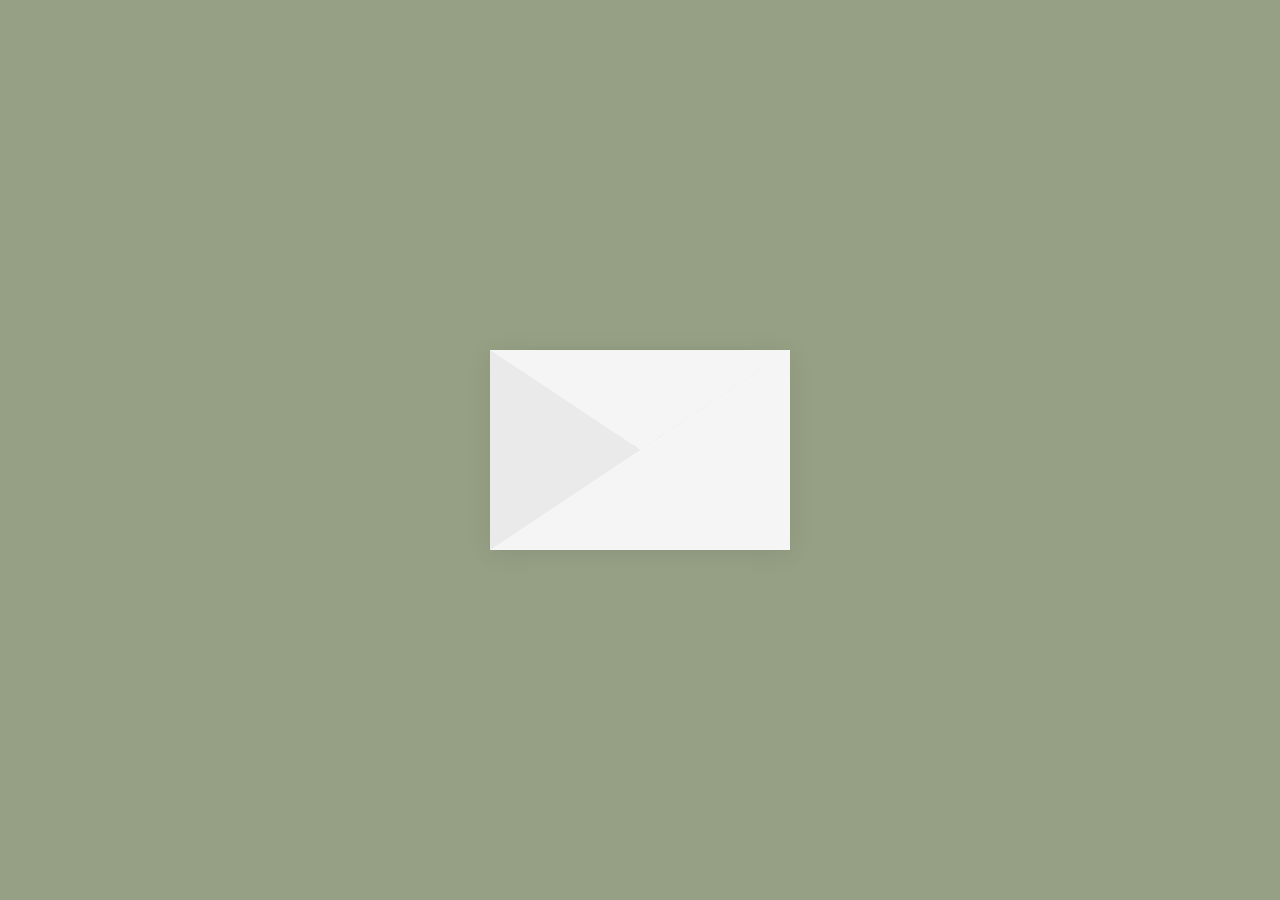
<file: index.html>
<!DOCTYPE html>
<html lang="en">
<head>
  <meta charset="UTF-8">
  <meta name="viewport" content="width=device-width, initial-scale=1.0">
  <title>A&D | Welcome</title>
  <link rel="stylesheet" href="style.css">
  <style>
    .zoom-letter {
      z-index: 1000 !important;
      transition: transform 1s cubic-bezier(0.4,0,0.2,1), border-radius 0.2s, box-shadow 0.2s;
      will-change: transform;
      border-radius: 0 !important;
      box-shadow: none !important;
    }
    .no-shadow {
      box-shadow: none !important;
    }
    .fade-out {
      opacity: 0;
      transition: opacity 0.7s ease;
      pointer-events: none;
    }
    .hide {
      display: none !important;
    }
    * {
      margin: 0;
      padding: 0;
      box-sizing: border-box;
    }
    
    
    body {
      height: 100vh;
      width: 100%;
      display: flex;
      justify-content: center;
      align-items: center;
      font-family: var(--body-font, serif);
      background-color: #96A085;
    }
    
    .wrapper {
      height: 200px;
      width: 300px;
      background-color: #ffffff;
      position: relative;
      display: flex;
      justify-content: center;
      z-index: 0;
      cursor: pointer;
      box-shadow: 0 4px 24px rgba(0,0,0,0.08);
      /* border-radius removed to prevent background showing in envelope corners */
    }
    
    .lid {
      position: absolute;
      height: 100%;
      width: 100%;
      top: 0;
      left: 0;
      border-right: 150px solid transparent;
      border-bottom: 100px solid transparent;
      border-left: 150px solid transparent;
      transform-origin: top;
      transition: transform 0.25s linear;
    }
    
    /* Lid when closed */
    .lid.one {
      border-top: 100px solid #f5f5f5;
      /* a very light gray/white shade */
      transform: rotateX(0deg);
      z-index: 3;
      transition-delay: 0.75s;
    }
    
    /* Lid when opened */
    .lid.two {
      border-top: 100px solid #ffffff;
      transform: rotateX(90deg);
      z-index: 1;
      transition-delay: 0.5s;
    }
    
    .envelope {
      position: absolute;
      height: 100%;
      width: 100%;
      top: 0;
      left: 0;
      /* border-radius removed to prevent background showing in envelope corners */
      border-top: 100px solid transparent;
      border-right: 150px solid #f5f5f5;
      border-bottom: 100px solid #f5f5f5;
      border-left: 150px solid #eaeaea;
      z-index: 3;
    }
    
    .letter {
      position: absolute;
      top: 0;
      width: 80%;
      height: 80%;
      background-color: #fff;
      border-radius: 15px;
      z-index: 2;
      transition: 0.5s;
      box-shadow: 0 2px 8px rgba(0,0,0,0.06);
      overflow: hidden;
    }
    
    .letter p {
      text-align: center;
      font-size: 30px;
      margin-top: 30px;
      color: var(--font-color, #000000);
      font-family: var(--header-font, serif);
    }
    
    .wrapper:hover .lid.one {
      transform: rotateX(90deg);
      transition-delay: 0s;
    }
    
    .wrapper:hover .lid.two {
      transform: rotateX(180deg);
      transition-delay: 0.25s;
    }
    
    .wrapper:hover .letter {
      transform: translateY(-50px);
      transition-delay: 0.5s;
    }
  </style>
</head>
<body>
  <div class="fade-overlay" id="fadeOverlay" style="position:fixed;top:0;left:0;width:100vw;height:100vh;background:#EAE4DF;opacity:0;pointer-events:none;z-index:2000;transition:opacity 0.4s;"></div>
  <div class="wrapper" id="envelope">
    <div class="lid one" id="lidOne"></div>
    <div class="lid two" id="lidTwo"></div>
    <div class="envelope" id="envelopeBack"></div>
    <div class="letter" id="letter">
      <img src="images/invite.png" alt="Invitation" style="width:100%;height:auto;border-radius:12px;display:block;margin:auto;" />
    </div>
  </div>
  <script>
    document.getElementById('envelope').addEventListener('click', function(e) {
      // Prevent multiple triggers
      if (document.body.classList.contains('fading')) return;
      
      var isMobile = window.matchMedia('(hover: none) and (pointer: coarse)').matches;
      var wrapper = document.getElementById('envelope');
      
      // On mobile, trigger the hover effect first if not already open
      if (isMobile && !wrapper.classList.contains('mobile-open')) {
        wrapper.classList.add('mobile-open');
        // Simulate hover effect
        document.getElementById('lidOne').style.transform = 'rotateX(90deg)';
        document.getElementById('lidOne').style.transitionDelay = '0s';
        document.getElementById('lidTwo').style.transform = 'rotateX(180deg)';
        document.getElementById('lidTwo').style.transitionDelay = '0.25s';
        document.getElementById('letter').style.transform = 'translateY(-50px)';
        document.getElementById('letter').style.transitionDelay = '0.5s';
        // Wait for the hover animation to finish before continuing
        setTimeout(() => {
          // Now trigger the rest of the animation
          wrapper.click();
        }, 600); // match the total hover transition time
        return;
      }
      
      document.body.classList.add('fading');
      // Reveal the full letter before fading envelope parts
      var letter = document.getElementById('letter');
      letter.style.overflow = 'visible';
      // Fade out all except .letter
      document.getElementById('lidOne').classList.add('fade-out');
      document.getElementById('lidTwo').classList.add('fade-out');
      document.getElementById('envelopeBack').classList.add('fade-out');
      // Fade the wrapper background and shadow
      wrapper.style.background = 'transparent';
      wrapper.classList.add('no-shadow');
      // After fade, hide them and redirect
      setTimeout(function() {
        document.getElementById('lidOne').classList.add('hide');
        document.getElementById('lidTwo').classList.add('hide');
        document.getElementById('envelopeBack').classList.add('hide');
        // Wait 0.5s, then zoom in the letter
        setTimeout(function() {
          var letter = document.getElementById('letter');
          // Get bounding rect and viewport size
          var rect = letter.getBoundingClientRect();
          var scaleX = window.innerWidth / rect.width;
          var scaleY = window.innerHeight / rect.height;
          var scale = Math.max(scaleX, scaleY);
          // Calculate center of letter and viewport
          var letterCenterX = rect.left + rect.width / 2;
          var letterCenterY = rect.top + rect.height / 2;
          var viewportCenterX = window.innerWidth / 2;
          var viewportCenterY = window.innerHeight / 2;
          var translateX = viewportCenterX - letterCenterX;
          var translateY = viewportCenterY - letterCenterY;
          // Apply transform
          letter.classList.add('zoom-letter');
          letter.style.transform = 'translate(' + translateX + 'px, ' + translateY + 'px) scale(' + scale + ')';
          letter.style.transition = 'transform 1s cubic-bezier(0.4,0,0.2,1), border-radius 0.2s, box-shadow 0.2s';
          // Start fade overlay earlier in the zoom (0.3s in)
          setTimeout(function() {
            var overlay = document.getElementById('fadeOverlay');
            overlay.style.opacity = 1;
          }, 300);
          // After zoom animation, redirect
          setTimeout(function() {
            window.location.href = 'main.html';
          }, 1000);
        }, 500);
      }, 700);
    });
  </script>
</body>
</html>
</file>
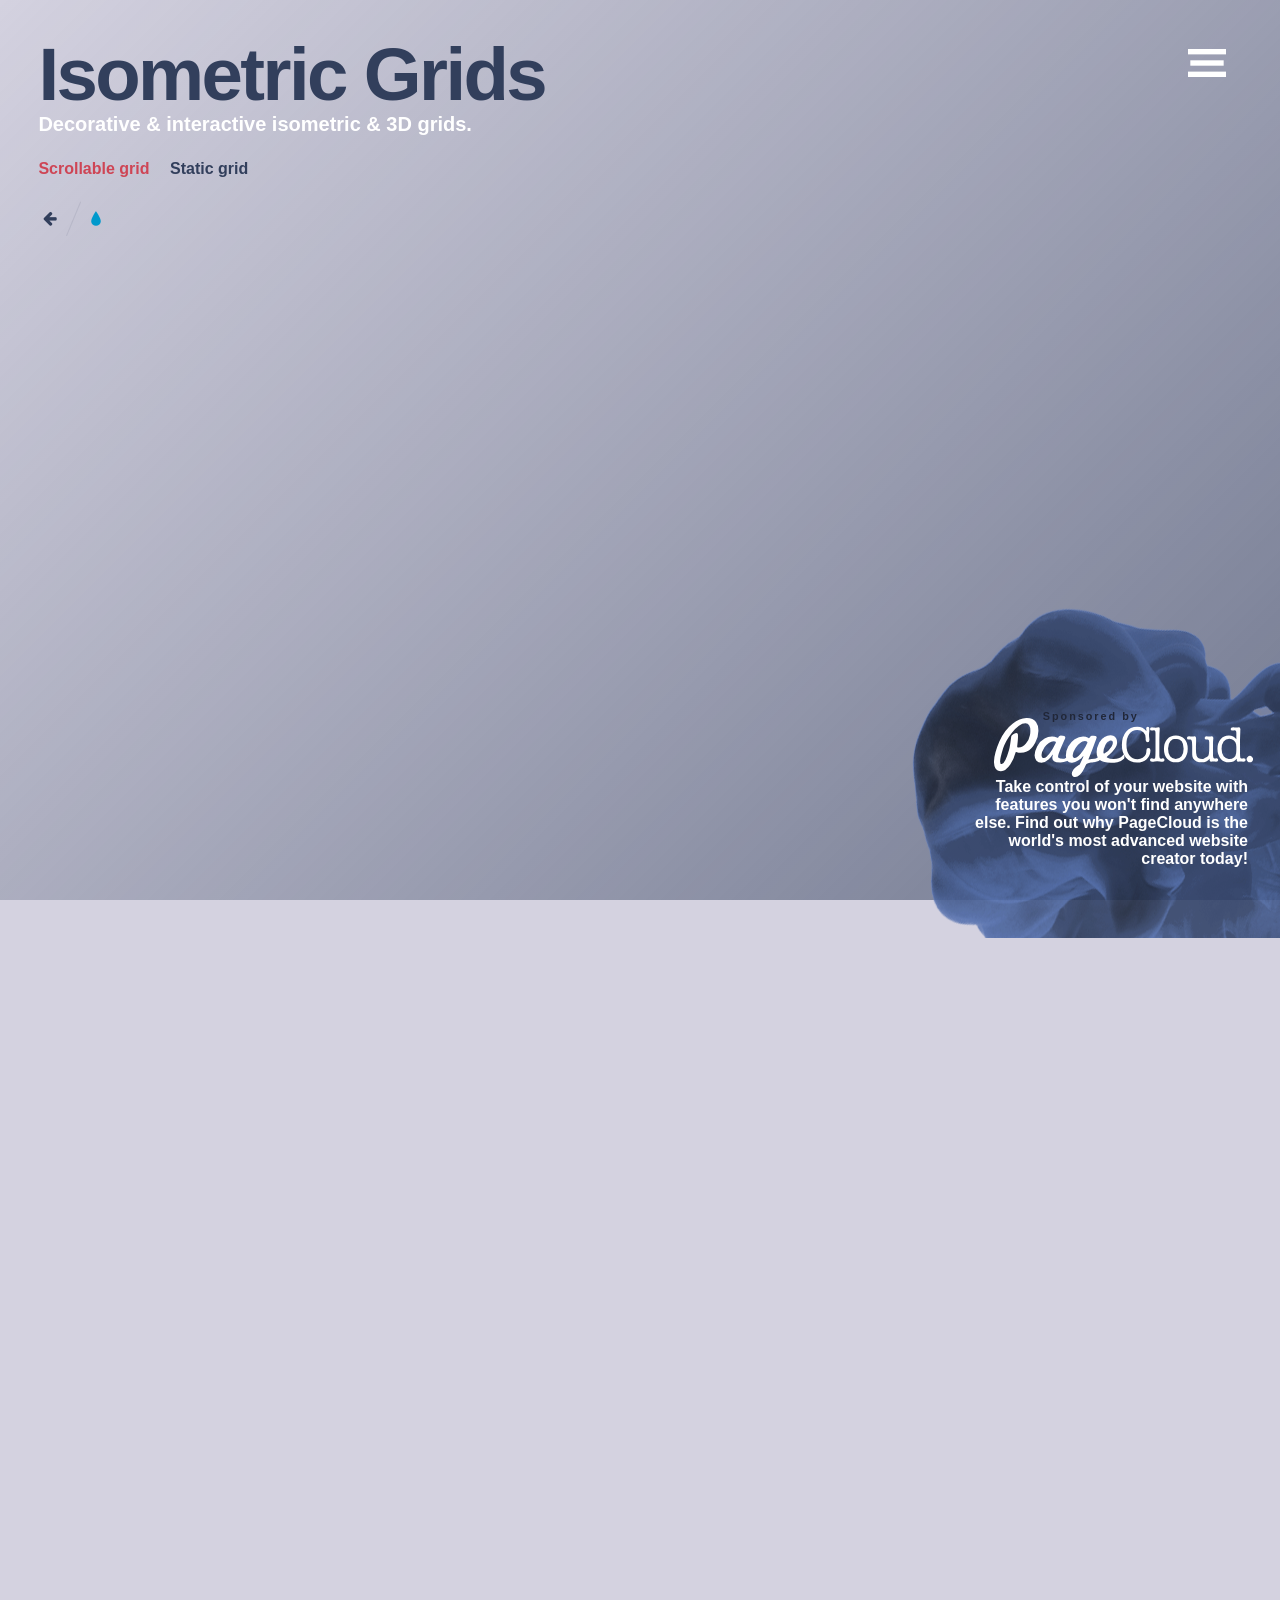
<file: photo_grid/index.html>
<!DOCTYPE html>
<html lang="en" class="no-js">
	<head>
		<meta charset="UTF-8" />
		<meta http-equiv="X-UA-Compatible" content="IE=edge">
		<meta name="viewport" content="width=device-width, initial-scale=1">
		<title>Isometric Grids | Demo 1 | Codrops</title>
		<meta name="description" content="Decorative &amp; interactive isometric &amp; 3D grids." />
		<meta name="keywords" content="isometric, grid, images, masonry, perspective" />
		<meta name="author" content="Codrops" />
		<link rel="shortcut icon" href="favicon.ico">
		<link rel="stylesheet" type="text/css" href="css/normalize.css" />
		<link rel="stylesheet" type="text/css" href="css/demo.css" />
		<link rel="stylesheet" type="text/css" href="css/component.css" />
		<script src="js/modernizr.custom.js"></script>
	</head>
	<body class="demo-1">
		<main>
			<header class="codrops-header">
				<h1>Isometric Grids</h1>
				<p>Decorative &amp; interactive isometric &amp; 3D grids.</p>
				<nav class="codrops-demos">
					<a class="current-demo" href="index.html">Scrollable grid</a>
					<a href="index2.html">Static grid</a>
				</nav>
				<div class="codrops-links">
					<a class="codrops-icon codrops-icon--prev" href="http://tympanus.net/Development/DistortedButtonEffects/" title="Previous Demo"><span>Previous Demo</span></a>
					<a class="codrops-icon codrops-icon--drop" href="http://tympanus.net/codrops/?p=27094" title="Back to the article"><span>Back to the Codrops article</span></a>
				</div>
				<button class="button-menu">
					<svg width="100%" height="100%" preserveAspectRatio="none" viewBox="0 0 67.75 43.63"><rect width="67.75" height="8.38"/><rect x="4.15" y="17.63" width="59.45" height="8.38" /><rect y="35.25" width="67.75" height="8.38"/></svg>
				</button>
			</header>
			<div class="isolayer isolayer--scroll1 isolayer--shadow">
				<ul class="grid grid--effect-flip">
					<li class="grid__item">
						<a class="grid__link" href="https://dribbble.com/forefathers">
							<img class="grid__img layer" src="img/canvas.png" alt="Canvas Dummy" />
							<img class="grid__img layer" src="img/wireframe.png" alt="Wireframe Dummy" />
							<img class="grid__img layer" src="img/Dribbble1/1.jpg" alt="01" />
							<span class="grid__title">Forefathers</span>
						</a>
					</li>
					<li class="grid__item">
						<a class="grid__link" href="https://dribbble.com/JulienLavallee">
							<img class="grid__img layer" src="img/canvas.png" alt="Canvas Dummy" />
							<img class="grid__img layer" src="img/wireframe.png" alt="Wireframe Dummy" />
							<img class="grid__img layer" src="img/Dribbble1/2_1.jpg" alt="021" />
							<span class="grid__title">Julien Lavallee</span>
						</a>
					</li>
					<li class="grid__item">
						<a class="grid__link" href="https://dribbble.com/creativemints">
							<img class="grid__img layer" src="img/canvas.png" alt="Canvas Dummy" />
							<img class="grid__img layer" src="img/wireframe.png" alt="Wireframe Dummy" />
							<img class="grid__img layer" src="img/Dribbble1/3.jpg" alt="03" />
							<span class="grid__title">Mike | Creative Mints</span>
						</a>
					</li>
					<li class="grid__item">
						<a class="grid__link" href="https://dribbble.com/Radium">
							<img class="grid__img layer" src="img/canvas.png" alt="Canvas Dummy" />
							<img class="grid__img layer" src="img/wireframe.png" alt="Wireframe Dummy" />
							<img class="grid__img layer" src="img/Dribbble1/4_2.jpg" alt="042" />
							<span class="grid__title">Cosmin Capitanu</span>
						</a>
					</li>
					<li class="grid__item">
						<a class="grid__link" href="https://dribbble.com/forefathers">
							<img class="grid__img layer" src="img/canvas.png" alt="Canvas Dummy" />
							<img class="grid__img layer" src="img/wireframe.png" alt="Wireframe Dummy" />
							<img class="grid__img layer" src="img/Dribbble1/1_1.jpg" alt="011" />
							<span class="grid__title">Forefathers</span>
						</a>
					</li>
					<li class="grid__item">
						<a class="grid__link" href="https://dribbble.com/JulienLavallee">
							<img class="grid__img layer" src="img/canvas.png" alt="Canvas Dummy" />
							<img class="grid__img layer" src="img/wireframe.png" alt="Wireframe Dummy" />
							<img class="grid__img layer" src="img/Dribbble1/2.jpg" alt="02" />
							<span class="grid__title">Julien Lavallee</span>
						</a>
					</li>
					<li class="grid__item">
						<a class="grid__link" href="https://dribbble.com/creativemints">
							<img class="grid__img layer" src="img/canvas.png" alt="Canvas Dummy" />
							<img class="grid__img layer" src="img/wireframe.png" alt="Wireframe Dummy" />
							<img class="grid__img layer" src="img/Dribbble1/3_1.jpg" alt="031" />
							<span class="grid__title">Mike | Creative Mints</span>
						</a>
					</li>
					<li class="grid__item">
						<a class="grid__link" href="https://dribbble.com/Radium">
							<img class="grid__img layer" src="img/canvas.png" alt="Canvas Dummy" />
							<img class="grid__img layer" src="img/wireframe.png" alt="Wireframe Dummy" />
							<img class="grid__img layer" src="img/Dribbble1/4.jpg" alt="04" />
							<span class="grid__title">Cosmin Capitanu</span>
						</a>
					</li>
					<li class="grid__item">
						<a class="grid__link" href="https://dribbble.com/forefathers">
							<img class="grid__img layer" src="img/canvas.png" alt="Canvas Dummy" />
							<img class="grid__img layer" src="img/wireframe.png" alt="Wireframe Dummy" />
							<img class="grid__img layer" src="img/Dribbble1/1_2.jpg" alt="012" />
							<span class="grid__title">Forefathers</span>
						</a>
					</li>
					<li class="grid__item">
						<a class="grid__link" href="https://dribbble.com/JulienLavallee">
							<img class="grid__img layer" src="img/canvas.png" alt="Canvas Dummy" />
							<img class="grid__img layer" src="img/wireframe.png" alt="Wireframe Dummy" />
							<img class="grid__img layer" src="img/Dribbble1/2_2.jpg" alt="022" />
							<span class="grid__title">Julien Lavallee</span>
						</a>
					</li>
					<li class="grid__item">
						<a class="grid__link" href="https://dribbble.com/creativemints">
							<img class="grid__img layer" src="img/canvas.png" alt="Canvas Dummy" />
							<img class="grid__img layer" src="img/wireframe.png" alt="Wireframe Dummy" />
							<img class="grid__img layer" src="img/Dribbble1/3_2.jpg" alt="032" />
							<span class="grid__title">Mike | Creative Mints</span>
						</a>
					</li>
					<li class="grid__item">
						<a class="grid__link" href="https://dribbble.com/forefathers">
							<img class="grid__img layer" src="img/canvas.png" alt="Canvas Dummy" />
							<img class="grid__img layer" src="img/wireframe.png" alt="Wireframe Dummy" />
							<img class="grid__img layer" src="img/Dribbble1/1_3.jpg" alt="013" />
							<span class="grid__title">Forefathers</span>
						</a>
					</li>
					<li class="grid__item">
						<a class="grid__link" href="https://dribbble.com/Radium">
							<img class="grid__img layer" src="img/canvas.png" alt="Canvas Dummy" />
							<img class="grid__img layer" src="img/wireframe.png" alt="Wireframe Dummy" />
							<img class="grid__img layer" src="img/Dribbble1/4_1.jpg" alt="041" />
							<span class="grid__title">Cosmin Capitanu</span>
						</a>
					</li>
					<li class="grid__item">
						<a class="grid__link" href="https://dribbble.com/forefathers">
							<img class="grid__img layer" src="img/canvas.png" alt="Canvas Dummy" />
							<img class="grid__img layer" src="img/wireframe.png" alt="Wireframe Dummy" />
							<img class="grid__img layer" src="img/Dribbble1/1.jpg" alt="01" />
							<span class="grid__title">Forefathers</span>
						</a>
					</li>
					<li class="grid__item">
						<a class="grid__link" href="https://dribbble.com/JulienLavallee">
							<img class="grid__img layer" src="img/canvas.png" alt="Canvas Dummy" />
							<img class="grid__img layer" src="img/wireframe.png" alt="Wireframe Dummy" />
							<img class="grid__img layer" src="img/Dribbble1/2_1.jpg" alt="021" />
							<span class="grid__title">Julien Lavallee</span>
						</a>
					</li>
					<li class="grid__item">
						<a class="grid__link" href="https://dribbble.com/creativemints">
							<img class="grid__img layer" src="img/canvas.png" alt="Canvas Dummy" />
							<img class="grid__img layer" src="img/wireframe.png" alt="Wireframe Dummy" />
							<img class="grid__img layer" src="img/Dribbble1/3.jpg" alt="03" />
							<span class="grid__title">Mike | Creative Mints</span>
						</a>
					</li>
					<li class="grid__item">
						<a class="grid__link" href="https://dribbble.com/Radium">
							<img class="grid__img layer" src="img/canvas.png" alt="Canvas Dummy" />
							<img class="grid__img layer" src="img/wireframe.png" alt="Wireframe Dummy" />
							<img class="grid__img layer" src="img/Dribbble1/4_2.jpg" alt="042" />
							<span class="grid__title">Cosmin Capitanu</span>
						</a>
					</li>
					<li class="grid__item">
						<a class="grid__link" href="https://dribbble.com/forefathers">
							<img class="grid__img layer" src="img/canvas.png" alt="Canvas Dummy" />
							<img class="grid__img layer" src="img/wireframe.png" alt="Wireframe Dummy" />
							<img class="grid__img layer" src="img/Dribbble1/1_1.jpg" alt="011" />
							<span class="grid__title">Forefathers</span>
						</a>
					</li>
					<li class="grid__item">
						<a class="grid__link" href="https://dribbble.com/JulienLavallee">
							<img class="grid__img layer" src="img/canvas.png" alt="Canvas Dummy" />
							<img class="grid__img layer" src="img/wireframe.png" alt="Wireframe Dummy" />
							<img class="grid__img layer" src="img/Dribbble1/2.jpg" alt="02" />
							<span class="grid__title">Julien Lavallee</span>
						</a>
					</li>
					<li class="grid__item">
						<a class="grid__link" href="https://dribbble.com/creativemints">
							<img class="grid__img layer" src="img/canvas.png" alt="Canvas Dummy" />
							<img class="grid__img layer" src="img/wireframe.png" alt="Wireframe Dummy" />
							<img class="grid__img layer" src="img/Dribbble1/3_1.jpg" alt="031" />
							<span class="grid__title">Mike | Creative Mints</span>
						</a>
					</li>
					<li class="grid__item">
						<a class="grid__link" href="https://dribbble.com/Radium">
							<img class="grid__img layer" src="img/canvas.png" alt="Canvas Dummy" />
							<img class="grid__img layer" src="img/wireframe.png" alt="Wireframe Dummy" />
							<img class="grid__img layer" src="img/Dribbble1/4.jpg" alt="04" />
							<span class="grid__title">Cosmin Capitanu</span>
						</a>
					</li>
					<li class="grid__item">
						<a class="grid__link" href="https://dribbble.com/forefathers">
							<img class="grid__img layer" src="img/canvas.png" alt="Canvas Dummy" />
							<img class="grid__img layer" src="img/wireframe.png" alt="Wireframe Dummy" />
							<img class="grid__img layer" src="img/Dribbble1/1_2.jpg" alt="012" />
							<span class="grid__title">Forefathers</span>
						</a>
					</li>
					<li class="grid__item">
						<a class="grid__link" href="https://dribbble.com/JulienLavallee">
							<img class="grid__img layer" src="img/canvas.png" alt="Canvas Dummy" />
							<img class="grid__img layer" src="img/wireframe.png" alt="Wireframe Dummy" />
							<img class="grid__img layer" src="img/Dribbble1/2_2.jpg" alt="022" />
							<span class="grid__title">Julien Lavallee</span>
						</a>
					</li>
					<li class="grid__item">
						<a class="grid__link" href="https://dribbble.com/creativemints">
							<img class="grid__img layer" src="img/canvas.png" alt="Canvas Dummy" />
							<img class="grid__img layer" src="img/wireframe.png" alt="Wireframe Dummy" />
							<img class="grid__img layer" src="img/Dribbble1/3_2.jpg" alt="032" />
							<span class="grid__title">Mike | Creative Mints</span>
						</a>
					</li>
					<li class="grid__item">
						<a class="grid__link" href="https://dribbble.com/forefathers">
							<img class="grid__img layer" src="img/canvas.png" alt="Canvas Dummy" />
							<img class="grid__img layer" src="img/wireframe.png" alt="Wireframe Dummy" />
							<img class="grid__img layer" src="img/Dribbble1/1_3.jpg" alt="013" />
							<span class="grid__title">Forefathers</span>
						</a>
					</li>
					<li class="grid__item">
						<a class="grid__link" href="https://dribbble.com/Radium">
							<img class="grid__img layer" src="img/canvas.png" alt="Canvas Dummy" />
							<img class="grid__img layer" src="img/wireframe.png" alt="Wireframe Dummy" />
							<img class="grid__img layer" src="img/Dribbble1/4_1.jpg" alt="041" />
							<span class="grid__title">Cosmin Capitanu</span>
						</a>
					</li>
					<li class="grid__item">
						<a class="grid__link" href="https://dribbble.com/forefathers">
							<img class="grid__img layer" src="img/canvas.png" alt="Canvas Dummy" />
							<img class="grid__img layer" src="img/wireframe.png" alt="Wireframe Dummy" />
							<img class="grid__img layer" src="img/Dribbble1/1.jpg" alt="01" />
							<span class="grid__title">Forefathers</span>
						</a>
					</li>
					<li class="grid__item">
						<a class="grid__link" href="https://dribbble.com/JulienLavallee">
							<img class="grid__img layer" src="img/canvas.png" alt="Canvas Dummy" />
							<img class="grid__img layer" src="img/wireframe.png" alt="Wireframe Dummy" />
							<img class="grid__img layer" src="img/Dribbble1/2_1.jpg" alt="021" />
							<span class="grid__title">Julien Lavallee</span>
						</a>
					</li>
					<li class="grid__item">
						<a class="grid__link" href="https://dribbble.com/creativemints">
							<img class="grid__img layer" src="img/canvas.png" alt="Canvas Dummy" />
							<img class="grid__img layer" src="img/wireframe.png" alt="Wireframe Dummy" />
							<img class="grid__img layer" src="img/Dribbble1/3.jpg" alt="03" />
							<span class="grid__title">Mike | Creative Mints</span>
						</a>
					</li>
					<li class="grid__item">
						<a class="grid__link" href="https://dribbble.com/Radium">
							<img class="grid__img layer" src="img/canvas.png" alt="Canvas Dummy" />
							<img class="grid__img layer" src="img/wireframe.png" alt="Wireframe Dummy" />
							<img class="grid__img layer" src="img/Dribbble1/4_2.jpg" alt="042" />
							<span class="grid__title">Cosmin Capitanu</span>
						</a>
					</li>
					<li class="grid__item">
						<a class="grid__link" href="https://dribbble.com/forefathers">
							<img class="grid__img layer" src="img/canvas.png" alt="Canvas Dummy" />
							<img class="grid__img layer" src="img/wireframe.png" alt="Wireframe Dummy" />
							<img class="grid__img layer" src="img/Dribbble1/1_1.jpg" alt="011" />
							<span class="grid__title">Forefathers</span>
						</a>
					</li>
					<li class="grid__item">
						<a class="grid__link" href="https://dribbble.com/JulienLavallee">
							<img class="grid__img layer" src="img/canvas.png" alt="Canvas Dummy" />
							<img class="grid__img layer" src="img/wireframe.png" alt="Wireframe Dummy" />
							<img class="grid__img layer" src="img/Dribbble1/2.jpg" alt="02" />
							<span class="grid__title">Julien Lavallee</span>
						</a>
					</li>
					<li class="grid__item">
						<a class="grid__link" href="https://dribbble.com/creativemints">
							<img class="grid__img layer" src="img/canvas.png" alt="Canvas Dummy" />
							<img class="grid__img layer" src="img/wireframe.png" alt="Wireframe Dummy" />
							<img class="grid__img layer" src="img/Dribbble1/3_1.jpg" alt="031" />
							<span class="grid__title">Mike | Creative Mints</span>
						</a>
					</li>
					<li class="grid__item">
						<a class="grid__link" href="https://dribbble.com/Radium">
							<img class="grid__img layer" src="img/canvas.png" alt="Canvas Dummy" />
							<img class="grid__img layer" src="img/wireframe.png" alt="Wireframe Dummy" />
							<img class="grid__img layer" src="img/Dribbble1/4.jpg" alt="04" />
							<span class="grid__title">Cosmin Capitanu</span>
						</a>
					</li>
					<li class="grid__item">
						<a class="grid__link" href="https://dribbble.com/forefathers">
							<img class="grid__img layer" src="img/canvas.png" alt="Canvas Dummy" />
							<img class="grid__img layer" src="img/wireframe.png" alt="Wireframe Dummy" />
							<img class="grid__img layer" src="img/Dribbble1/1_2.jpg" alt="012" />
							<span class="grid__title">Forefathers</span>
						</a>
					</li>
					<li class="grid__item">
						<a class="grid__link" href="https://dribbble.com/JulienLavallee">
							<img class="grid__img layer" src="img/canvas.png" alt="Canvas Dummy" />
							<img class="grid__img layer" src="img/wireframe.png" alt="Wireframe Dummy" />
							<img class="grid__img layer" src="img/Dribbble1/2_2.jpg" alt="022" />
							<span class="grid__title">Julien Lavallee</span>
						</a>
					</li>
					<li class="grid__item">
						<a class="grid__link" href="https://dribbble.com/creativemints">
							<img class="grid__img layer" src="img/canvas.png" alt="Canvas Dummy" />
							<img class="grid__img layer" src="img/wireframe.png" alt="Wireframe Dummy" />
							<img class="grid__img layer" src="img/Dribbble1/3_2.jpg" alt="032" />
							<span class="grid__title">Mike | Creative Mints</span>
						</a>
					</li>
					<li class="grid__item">
						<a class="grid__link" href="https://dribbble.com/forefathers">
							<img class="grid__img layer" src="img/canvas.png" alt="Canvas Dummy" />
							<img class="grid__img layer" src="img/wireframe.png" alt="Wireframe Dummy" />
							<img class="grid__img layer" src="img/Dribbble1/1_3.jpg" alt="013" />
							<span class="grid__title">Forefathers</span>
						</a>
					</li>
					<li class="grid__item">
						<a class="grid__link" href="https://dribbble.com/Radium">
							<img class="grid__img layer" src="img/canvas.png" alt="Canvas Dummy" />
							<img class="grid__img layer" src="img/wireframe.png" alt="Wireframe Dummy" />
							<img class="grid__img layer" src="img/Dribbble1/4_1.jpg" alt="041" />
							<span class="grid__title">Cosmin Capitanu</span>
						</a>
					</li>
					<li class="grid__item">
						<a class="grid__link" href="https://dribbble.com/forefathers">
							<img class="grid__img layer" src="img/canvas.png" alt="Canvas Dummy" />
							<img class="grid__img layer" src="img/wireframe.png" alt="Wireframe Dummy" />
							<img class="grid__img layer" src="img/Dribbble1/1.jpg" alt="01" />
							<span class="grid__title">Forefathers</span>
						</a>
					</li>
					<li class="grid__item">
						<a class="grid__link" href="https://dribbble.com/JulienLavallee">
							<img class="grid__img layer" src="img/canvas.png" alt="Canvas Dummy" />
							<img class="grid__img layer" src="img/wireframe.png" alt="Wireframe Dummy" />
							<img class="grid__img layer" src="img/Dribbble1/2_1.jpg" alt="021" />
							<span class="grid__title">Julien Lavallee</span>
						</a>
					</li>
					<li class="grid__item">
						<a class="grid__link" href="https://dribbble.com/creativemints">
							<img class="grid__img layer" src="img/canvas.png" alt="Canvas Dummy" />
							<img class="grid__img layer" src="img/wireframe.png" alt="Wireframe Dummy" />
							<img class="grid__img layer" src="img/Dribbble1/3.jpg" alt="03" />
							<span class="grid__title">Mike | Creative Mints</span>
						</a>
					</li>
					<li class="grid__item">
						<a class="grid__link" href="https://dribbble.com/Radium">
							<img class="grid__img layer" src="img/canvas.png" alt="Canvas Dummy" />
							<img class="grid__img layer" src="img/wireframe.png" alt="Wireframe Dummy" />
							<img class="grid__img layer" src="img/Dribbble1/4_2.jpg" alt="042" />
							<span class="grid__title">Cosmin Capitanu</span>
						</a>
					</li>
					<li class="grid__item">
						<a class="grid__link" href="https://dribbble.com/forefathers">
							<img class="grid__img layer" src="img/canvas.png" alt="Canvas Dummy" />
							<img class="grid__img layer" src="img/wireframe.png" alt="Wireframe Dummy" />
							<img class="grid__img layer" src="img/Dribbble1/1_1.jpg" alt="011" />
							<span class="grid__title">Forefathers</span>
						</a>
					</li>
					<li class="grid__item">
						<a class="grid__link" href="https://dribbble.com/JulienLavallee">
							<img class="grid__img layer" src="img/canvas.png" alt="Canvas Dummy" />
							<img class="grid__img layer" src="img/wireframe.png" alt="Wireframe Dummy" />
							<img class="grid__img layer" src="img/Dribbble1/2.jpg" alt="02" />
							<span class="grid__title">Julien Lavallee</span>
						</a>
					</li>
					<li class="grid__item">
						<a class="grid__link" href="https://dribbble.com/creativemints">
							<img class="grid__img layer" src="img/canvas.png" alt="Canvas Dummy" />
							<img class="grid__img layer" src="img/wireframe.png" alt="Wireframe Dummy" />
							<img class="grid__img layer" src="img/Dribbble1/3_1.jpg" alt="031" />
							<span class="grid__title">Mike | Creative Mints</span>
						</a>
					</li>
					<li class="grid__item">
						<a class="grid__link" href="https://dribbble.com/Radium">
							<img class="grid__img layer" src="img/canvas.png" alt="Canvas Dummy" />
							<img class="grid__img layer" src="img/wireframe.png" alt="Wireframe Dummy" />
							<img class="grid__img layer" src="img/Dribbble1/4.jpg" alt="04" />
							<span class="grid__title">Cosmin Capitanu</span>
						</a>
					</li>
					<li class="grid__item">
						<a class="grid__link" href="https://dribbble.com/forefathers">
							<img class="grid__img layer" src="img/canvas.png" alt="Canvas Dummy" />
							<img class="grid__img layer" src="img/wireframe.png" alt="Wireframe Dummy" />
							<img class="grid__img layer" src="img/Dribbble1/1_2.jpg" alt="012" />
							<span class="grid__title">Forefathers</span>
						</a>
					</li>
					<li class="grid__item">
						<a class="grid__link" href="https://dribbble.com/JulienLavallee">
							<img class="grid__img layer" src="img/canvas.png" alt="Canvas Dummy" />
							<img class="grid__img layer" src="img/wireframe.png" alt="Wireframe Dummy" />
							<img class="grid__img layer" src="img/Dribbble1/2_2.jpg" alt="022" />
							<span class="grid__title">Julien Lavallee</span>
						</a>
					</li>
					<li class="grid__item">
						<a class="grid__link" href="https://dribbble.com/creativemints">
							<img class="grid__img layer" src="img/canvas.png" alt="Canvas Dummy" />
							<img class="grid__img layer" src="img/wireframe.png" alt="Wireframe Dummy" />
							<img class="grid__img layer" src="img/Dribbble1/3_2.jpg" alt="032" />
							<span class="grid__title">Mike | Creative Mints</span>
						</a>
					</li>
					<li class="grid__item">
						<a class="grid__link" href="https://dribbble.com/forefathers">
							<img class="grid__img layer" src="img/canvas.png" alt="Canvas Dummy" />
							<img class="grid__img layer" src="img/wireframe.png" alt="Wireframe Dummy" />
							<img class="grid__img layer" src="img/Dribbble1/1_3.jpg" alt="013" />
							<span class="grid__title">Forefathers</span>
						</a>
					</li>
					<li class="grid__item">
						<a class="grid__link" href="https://dribbble.com/Radium">
							<img class="grid__img layer" src="img/canvas.png" alt="Canvas Dummy" />
							<img class="grid__img layer" src="img/wireframe.png" alt="Wireframe Dummy" />
							<img class="grid__img layer" src="img/Dribbble1/4_1.jpg" alt="041" />
							<span class="grid__title">Cosmin Capitanu</span>
						</a>
					</li>
					<li class="grid__item">
						<a class="grid__link" href="https://dribbble.com/forefathers">
							<img class="grid__img layer" src="img/canvas.png" alt="Canvas Dummy" />
							<img class="grid__img layer" src="img/wireframe.png" alt="Wireframe Dummy" />
							<img class="grid__img layer" src="img/Dribbble1/1.jpg" alt="01" />
							<span class="grid__title">Forefathers</span>
						</a>
					</li>
					<li class="grid__item">
						<a class="grid__link" href="https://dribbble.com/JulienLavallee">
							<img class="grid__img layer" src="img/canvas.png" alt="Canvas Dummy" />
							<img class="grid__img layer" src="img/wireframe.png" alt="Wireframe Dummy" />
							<img class="grid__img layer" src="img/Dribbble1/2_1.jpg" alt="021" />
							<span class="grid__title">Julien Lavallee</span>
						</a>
					</li>
					<li class="grid__item">
						<a class="grid__link" href="https://dribbble.com/creativemints">
							<img class="grid__img layer" src="img/canvas.png" alt="Canvas Dummy" />
							<img class="grid__img layer" src="img/wireframe.png" alt="Wireframe Dummy" />
							<img class="grid__img layer" src="img/Dribbble1/3.jpg" alt="03" />
							<span class="grid__title">Mike | Creative Mints</span>
						</a>
					</li>
					<li class="grid__item">
						<a class="grid__link" href="https://dribbble.com/Radium">
							<img class="grid__img layer" src="img/canvas.png" alt="Canvas Dummy" />
							<img class="grid__img layer" src="img/wireframe.png" alt="Wireframe Dummy" />
							<img class="grid__img layer" src="img/Dribbble1/4_2.jpg" alt="042" />
							<span class="grid__title">Cosmin Capitanu</span>
						</a>
					</li>
					<li class="grid__item">
						<a class="grid__link" href="https://dribbble.com/forefathers">
							<img class="grid__img layer" src="img/canvas.png" alt="Canvas Dummy" />
							<img class="grid__img layer" src="img/wireframe.png" alt="Wireframe Dummy" />
							<img class="grid__img layer" src="img/Dribbble1/1_1.jpg" alt="011" />
							<span class="grid__title">Forefathers</span>
						</a>
					</li>
					<li class="grid__item">
						<a class="grid__link" href="https://dribbble.com/JulienLavallee">
							<img class="grid__img layer" src="img/canvas.png" alt="Canvas Dummy" />
							<img class="grid__img layer" src="img/wireframe.png" alt="Wireframe Dummy" />
							<img class="grid__img layer" src="img/Dribbble1/2.jpg" alt="02" />
							<span class="grid__title">Julien Lavallee</span>
						</a>
					</li>
					<li class="grid__item">
						<a class="grid__link" href="https://dribbble.com/creativemints">
							<img class="grid__img layer" src="img/canvas.png" alt="Canvas Dummy" />
							<img class="grid__img layer" src="img/wireframe.png" alt="Wireframe Dummy" />
							<img class="grid__img layer" src="img/Dribbble1/3_1.jpg" alt="031" />
							<span class="grid__title">Mike | Creative Mints</span>
						</a>
					</li>
					<li class="grid__item">
						<a class="grid__link" href="https://dribbble.com/Radium">
							<img class="grid__img layer" src="img/canvas.png" alt="Canvas Dummy" />
							<img class="grid__img layer" src="img/wireframe.png" alt="Wireframe Dummy" />
							<img class="grid__img layer" src="img/Dribbble1/4.jpg" alt="04" />
							<span class="grid__title">Cosmin Capitanu</span>
						</a>
					</li>
					<li class="grid__item">
						<a class="grid__link" href="https://dribbble.com/forefathers">
							<img class="grid__img layer" src="img/canvas.png" alt="Canvas Dummy" />
							<img class="grid__img layer" src="img/wireframe.png" alt="Wireframe Dummy" />
							<img class="grid__img layer" src="img/Dribbble1/1_2.jpg" alt="012" />
							<span class="grid__title">Forefathers</span>
						</a>
					</li>
					<li class="grid__item">
						<a class="grid__link" href="https://dribbble.com/JulienLavallee">
							<img class="grid__img layer" src="img/canvas.png" alt="Canvas Dummy" />
							<img class="grid__img layer" src="img/wireframe.png" alt="Wireframe Dummy" />
							<img class="grid__img layer" src="img/Dribbble1/2_2.jpg" alt="022" />
							<span class="grid__title">Julien Lavallee</span>
						</a>
					</li>
					<li class="grid__item">
						<a class="grid__link" href="https://dribbble.com/creativemints">
							<img class="grid__img layer" src="img/canvas.png" alt="Canvas Dummy" />
							<img class="grid__img layer" src="img/wireframe.png" alt="Wireframe Dummy" />
							<img class="grid__img layer" src="img/Dribbble1/3_2.jpg" alt="032" />
							<span class="grid__title">Mike | Creative Mints</span>
						</a>
					</li>
					<li class="grid__item">
						<a class="grid__link" href="https://dribbble.com/forefathers">
							<img class="grid__img layer" src="img/canvas.png" alt="Canvas Dummy" />
							<img class="grid__img layer" src="img/wireframe.png" alt="Wireframe Dummy" />
							<img class="grid__img layer" src="img/Dribbble1/1_3.jpg" alt="013" />
							<span class="grid__title">Forefathers</span>
						</a>
					</li>
					<li class="grid__item">
						<a class="grid__link" href="https://dribbble.com/Radium">
							<img class="grid__img layer" src="img/canvas.png" alt="Canvas Dummy" />
							<img class="grid__img layer" src="img/wireframe.png" alt="Wireframe Dummy" />
							<img class="grid__img layer" src="img/Dribbble1/4_1.jpg" alt="041" />
							<span class="grid__title">Cosmin Capitanu</span>
						</a>
					</li>
					<li class="grid__item">
						<a class="grid__link" href="https://dribbble.com/forefathers">
							<img class="grid__img layer" src="img/canvas.png" alt="Canvas Dummy" />
							<img class="grid__img layer" src="img/wireframe.png" alt="Wireframe Dummy" />
							<img class="grid__img layer" src="img/Dribbble1/1.jpg" alt="01" />
							<span class="grid__title">Forefathers</span>
						</a>
					</li>
					<li class="grid__item">
						<a class="grid__link" href="https://dribbble.com/JulienLavallee">
							<img class="grid__img layer" src="img/canvas.png" alt="Canvas Dummy" />
							<img class="grid__img layer" src="img/wireframe.png" alt="Wireframe Dummy" />
							<img class="grid__img layer" src="img/Dribbble1/2_1.jpg" alt="021" />
							<span class="grid__title">Julien Lavallee</span>
						</a>
					</li>
					<li class="grid__item">
						<a class="grid__link" href="https://dribbble.com/creativemints">
							<img class="grid__img layer" src="img/canvas.png" alt="Canvas Dummy" />
							<img class="grid__img layer" src="img/wireframe.png" alt="Wireframe Dummy" />
							<img class="grid__img layer" src="img/Dribbble1/3.jpg" alt="03" />
							<span class="grid__title">Mike | Creative Mints</span>
						</a>
					</li>
					<li class="grid__item">
						<a class="grid__link" href="https://dribbble.com/Radium">
							<img class="grid__img layer" src="img/canvas.png" alt="Canvas Dummy" />
							<img class="grid__img layer" src="img/wireframe.png" alt="Wireframe Dummy" />
							<img class="grid__img layer" src="img/Dribbble1/4_2.jpg" alt="042" />
							<span class="grid__title">Cosmin Capitanu</span>
						</a>
					</li>
					<li class="grid__item">
						<a class="grid__link" href="https://dribbble.com/forefathers">
							<img class="grid__img layer" src="img/canvas.png" alt="Canvas Dummy" />
							<img class="grid__img layer" src="img/wireframe.png" alt="Wireframe Dummy" />
							<img class="grid__img layer" src="img/Dribbble1/1_1.jpg" alt="011" />
							<span class="grid__title">Forefathers</span>
						</a>
					</li>
					<li class="grid__item">
						<a class="grid__link" href="https://dribbble.com/JulienLavallee">
							<img class="grid__img layer" src="img/canvas.png" alt="Canvas Dummy" />
							<img class="grid__img layer" src="img/wireframe.png" alt="Wireframe Dummy" />
							<img class="grid__img layer" src="img/Dribbble1/2.jpg" alt="02" />
							<span class="grid__title">Julien Lavallee</span>
						</a>
					</li>
					<li class="grid__item">
						<a class="grid__link" href="https://dribbble.com/creativemints">
							<img class="grid__img layer" src="img/canvas.png" alt="Canvas Dummy" />
							<img class="grid__img layer" src="img/wireframe.png" alt="Wireframe Dummy" />
							<img class="grid__img layer" src="img/Dribbble1/3_1.jpg" alt="031" />
							<span class="grid__title">Mike | Creative Mints</span>
						</a>
					</li>
					<li class="grid__item">
						<a class="grid__link" href="https://dribbble.com/Radium">
							<img class="grid__img layer" src="img/canvas.png" alt="Canvas Dummy" />
							<img class="grid__img layer" src="img/wireframe.png" alt="Wireframe Dummy" />
							<img class="grid__img layer" src="img/Dribbble1/4.jpg" alt="04" />
							<span class="grid__title">Cosmin Capitanu</span>
						</a>
					</li>
					<li class="grid__item">
						<a class="grid__link" href="https://dribbble.com/forefathers">
							<img class="grid__img layer" src="img/canvas.png" alt="Canvas Dummy" />
							<img class="grid__img layer" src="img/wireframe.png" alt="Wireframe Dummy" />
							<img class="grid__img layer" src="img/Dribbble1/1_2.jpg" alt="012" />
							<span class="grid__title">Forefathers</span>
						</a>
					</li>
					<li class="grid__item">
						<a class="grid__link" href="https://dribbble.com/JulienLavallee">
							<img class="grid__img layer" src="img/canvas.png" alt="Canvas Dummy" />
							<img class="grid__img layer" src="img/wireframe.png" alt="Wireframe Dummy" />
							<img class="grid__img layer" src="img/Dribbble1/2_2.jpg" alt="022" />
							<span class="grid__title">Julien Lavallee</span>
						</a>
					</li>
					<li class="grid__item">
						<a class="grid__link" href="https://dribbble.com/creativemints">
							<img class="grid__img layer" src="img/canvas.png" alt="Canvas Dummy" />
							<img class="grid__img layer" src="img/wireframe.png" alt="Wireframe Dummy" />
							<img class="grid__img layer" src="img/Dribbble1/3_2.jpg" alt="032" />
							<span class="grid__title">Mike | Creative Mints</span>
						</a>
					</li>
					<li class="grid__item">
						<a class="grid__link" href="https://dribbble.com/forefathers">
							<img class="grid__img layer" src="img/canvas.png" alt="Canvas Dummy" />
							<img class="grid__img layer" src="img/wireframe.png" alt="Wireframe Dummy" />
							<img class="grid__img layer" src="img/Dribbble1/1_3.jpg" alt="013" />
							<span class="grid__title">Forefathers</span>
						</a>
					</li>
					<li class="grid__item">
						<a class="grid__link" href="https://dribbble.com/Radium">
							<img class="grid__img layer" src="img/canvas.png" alt="Canvas Dummy" />
							<img class="grid__img layer" src="img/wireframe.png" alt="Wireframe Dummy" />
							<img class="grid__img layer" src="img/Dribbble1/4_1.jpg" alt="041" />
							<span class="grid__title">Cosmin Capitanu</span>
						</a>
					</li>
					<li class="grid__item">
						<a class="grid__link" href="https://dribbble.com/creativemints">
							<img class="grid__img layer" src="img/canvas.png" alt="Canvas Dummy" />
							<img class="grid__img layer" src="img/wireframe.png" alt="Wireframe Dummy" />
							<img class="grid__img layer" src="img/Dribbble1/3_2.jpg" alt="032" />
							<span class="grid__title">Mike | Creative Mints</span>
						</a>
					</li>
					<li class="grid__item">
						<a class="grid__link" href="https://dribbble.com/forefathers">
							<img class="grid__img layer" src="img/canvas.png" alt="Canvas Dummy" />
							<img class="grid__img layer" src="img/wireframe.png" alt="Wireframe Dummy" />
							<img class="grid__img layer" src="img/Dribbble1/1_3.jpg" alt="013" />
							<span class="grid__title">Forefathers</span>
						</a>
					</li>
					<li class="grid__item">
						<a class="grid__link" href="https://dribbble.com/Radium">
							<img class="grid__img layer" src="img/canvas.png" alt="Canvas Dummy" />
							<img class="grid__img layer" src="img/wireframe.png" alt="Wireframe Dummy" />
							<img class="grid__img layer" src="img/Dribbble1/4_1.jpg" alt="041" />
							<span class="grid__title">Cosmin Capitanu</span>
						</a>
					</li>
					<li class="grid__item">
						<a class="grid__link" href="https://dribbble.com/forefathers">
							<img class="grid__img layer" src="img/canvas.png" alt="Canvas Dummy" />
							<img class="grid__img layer" src="img/wireframe.png" alt="Wireframe Dummy" />
							<img class="grid__img layer" src="img/Dribbble1/1.jpg" alt="01" />
							<span class="grid__title">Forefathers</span>
						</a>
					</li>
					<li class="grid__item">
						<a class="grid__link" href="https://dribbble.com/JulienLavallee">
							<img class="grid__img layer" src="img/canvas.png" alt="Canvas Dummy" />
							<img class="grid__img layer" src="img/wireframe.png" alt="Wireframe Dummy" />
							<img class="grid__img layer" src="img/Dribbble1/2_1.jpg" alt="021" />
							<span class="grid__title">Julien Lavallee</span>
						</a>
					</li>
					<li class="grid__item">
						<a class="grid__link" href="https://dribbble.com/creativemints">
							<img class="grid__img layer" src="img/canvas.png" alt="Canvas Dummy" />
							<img class="grid__img layer" src="img/wireframe.png" alt="Wireframe Dummy" />
							<img class="grid__img layer" src="img/Dribbble1/3.jpg" alt="03" />
							<span class="grid__title">Mike | Creative Mints</span>
						</a>
					</li>
					<li class="grid__item">
						<a class="grid__link" href="https://dribbble.com/Radium">
							<img class="grid__img layer" src="img/canvas.png" alt="Canvas Dummy" />
							<img class="grid__img layer" src="img/wireframe.png" alt="Wireframe Dummy" />
							<img class="grid__img layer" src="img/Dribbble1/4_2.jpg" alt="042" />
							<span class="grid__title">Cosmin Capitanu</span>
						</a>
					</li>
					<li class="grid__item">
						<a class="grid__link" href="https://dribbble.com/forefathers">
							<img class="grid__img layer" src="img/canvas.png" alt="Canvas Dummy" />
							<img class="grid__img layer" src="img/wireframe.png" alt="Wireframe Dummy" />
							<img class="grid__img layer" src="img/Dribbble1/1_1.jpg" alt="011" />
							<span class="grid__title">Forefathers</span>
						</a>
					</li>
					<li class="grid__item">
						<a class="grid__link" href="https://dribbble.com/JulienLavallee">
							<img class="grid__img layer" src="img/canvas.png" alt="Canvas Dummy" />
							<img class="grid__img layer" src="img/wireframe.png" alt="Wireframe Dummy" />
							<img class="grid__img layer" src="img/Dribbble1/2.jpg" alt="02" />
							<span class="grid__title">Julien Lavallee</span>
						</a>
					</li>
					<li class="grid__item">
						<a class="grid__link" href="https://dribbble.com/creativemints">
							<img class="grid__img layer" src="img/canvas.png" alt="Canvas Dummy" />
							<img class="grid__img layer" src="img/wireframe.png" alt="Wireframe Dummy" />
							<img class="grid__img layer" src="img/Dribbble1/3_1.jpg" alt="031" />
							<span class="grid__title">Mike | Creative Mints</span>
						</a>
					</li>
					<li class="grid__item">
						<a class="grid__link" href="https://dribbble.com/Radium">
							<img class="grid__img layer" src="img/canvas.png" alt="Canvas Dummy" />
							<img class="grid__img layer" src="img/wireframe.png" alt="Wireframe Dummy" />
							<img class="grid__img layer" src="img/Dribbble1/4.jpg" alt="04" />
							<span class="grid__title">Cosmin Capitanu</span>
						</a>
					</li>
					<li class="grid__item">
						<a class="grid__link" href="https://dribbble.com/forefathers">
							<img class="grid__img layer" src="img/canvas.png" alt="Canvas Dummy" />
							<img class="grid__img layer" src="img/wireframe.png" alt="Wireframe Dummy" />
							<img class="grid__img layer" src="img/Dribbble1/1_2.jpg" alt="012" />
							<span class="grid__title">Forefathers</span>
						</a>
					</li>
					<li class="grid__item">
						<a class="grid__link" href="https://dribbble.com/JulienLavallee">
							<img class="grid__img layer" src="img/canvas.png" alt="Canvas Dummy" />
							<img class="grid__img layer" src="img/wireframe.png" alt="Wireframe Dummy" />
							<img class="grid__img layer" src="img/Dribbble1/2_2.jpg" alt="022" />
							<span class="grid__title">Julien Lavallee</span>
						</a>
					</li>
					<li class="grid__item">
						<a class="grid__link" href="https://dribbble.com/creativemints">
							<img class="grid__img layer" src="img/canvas.png" alt="Canvas Dummy" />
							<img class="grid__img layer" src="img/wireframe.png" alt="Wireframe Dummy" />
							<img class="grid__img layer" src="img/Dribbble1/3_2.jpg" alt="032" />
							<span class="grid__title">Mike | Creative Mints</span>
						</a>
					</li>
					<li class="grid__item">
						<a class="grid__link" href="https://dribbble.com/forefathers">
							<img class="grid__img layer" src="img/canvas.png" alt="Canvas Dummy" />
							<img class="grid__img layer" src="img/wireframe.png" alt="Wireframe Dummy" />
							<img class="grid__img layer" src="img/Dribbble1/1_3.jpg" alt="013" />
							<span class="grid__title">Forefathers</span>
						</a>
					</li>
					<li class="grid__item">
						<a class="grid__link" href="https://dribbble.com/Radium">
							<img class="grid__img layer" src="img/canvas.png" alt="Canvas Dummy" />
							<img class="grid__img layer" src="img/wireframe.png" alt="Wireframe Dummy" />
							<img class="grid__img layer" src="img/Dribbble1/4_1.jpg" alt="041" />
							<span class="grid__title">Cosmin Capitanu</span>
						</a>
					</li>
				</ul>
			</div>
		</main>
		<a class="pater" href="https://goo.gl/k3vxNx">
			<h2 class="pater__title" aria-label="PageCloud"><img src="img/PageCloud_logo.svg" alt="PageCloud Logo"/></h2>
			<p class="pater__desc">Take control of your website with features you won't find anywhere else. Find out why PageCloud is the world's most advanced website creator today!</p>
		</a>
		<script src="js/imagesloaded.pkgd.min.js"></script>
		<script src="js/masonry.pkgd.min.js"></script>
		<script src="js/dynamics.min.js"></script>
		<script src="js/classie.js"></script>
		<script src="js/animOnScroll.js"></script>
		<script src="js/main.js"></script>
		<script>
		(function() {
			function getRandomInt(min, max) {
				return Math.floor(Math.random() * (max - min + 1)) + min;
			}

			[].slice.call(document.querySelectorAll('.isolayer')).forEach(function(el) {
				new IsoGrid(el, {
					type : 'scrollable',
					transform : 'translateX(-15vw) translateY(275px) rotateX(45deg) rotateZ(45deg)',
					stackItemsAnimation : {
						properties : function(pos) {
							return {
								translateZ: (pos+1) * 50,
								rotateZ: getRandomInt(-3, 3)
							};
						},
						options : function(pos, itemstotal) {
							return {
								type: dynamics.bezier,
								duration: 500,
								points: [{"x":0,"y":0,"cp":[{"x":0.2,"y":1}]},{"x":1,"y":1,"cp":[{"x":0.3,"y":1}]}],
								//delay: (itemstotal-pos-1)*40
							};
						}
					},
					onGridLoaded : function() {
						classie.add(document.body, 'grid-loaded');
					}
				});
			});
		})();
		</script>
	</body>
</html>
</file>
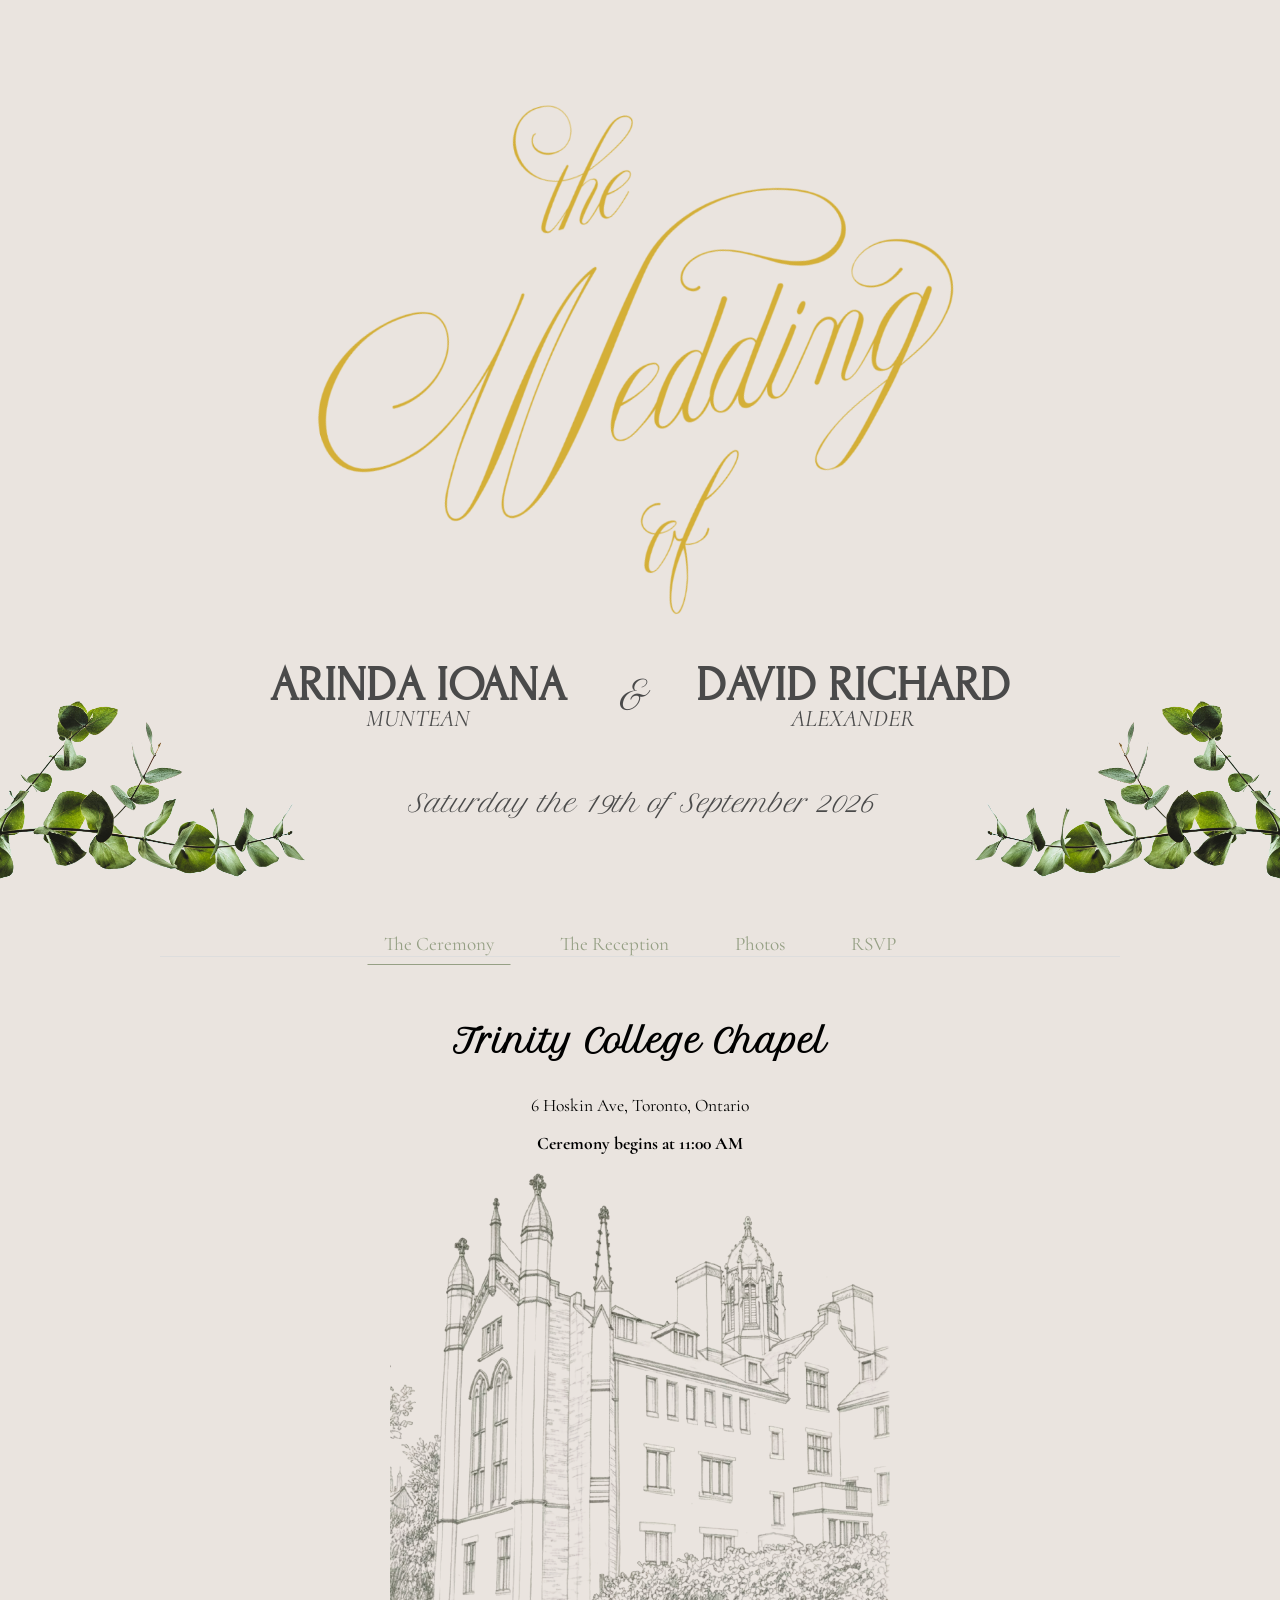
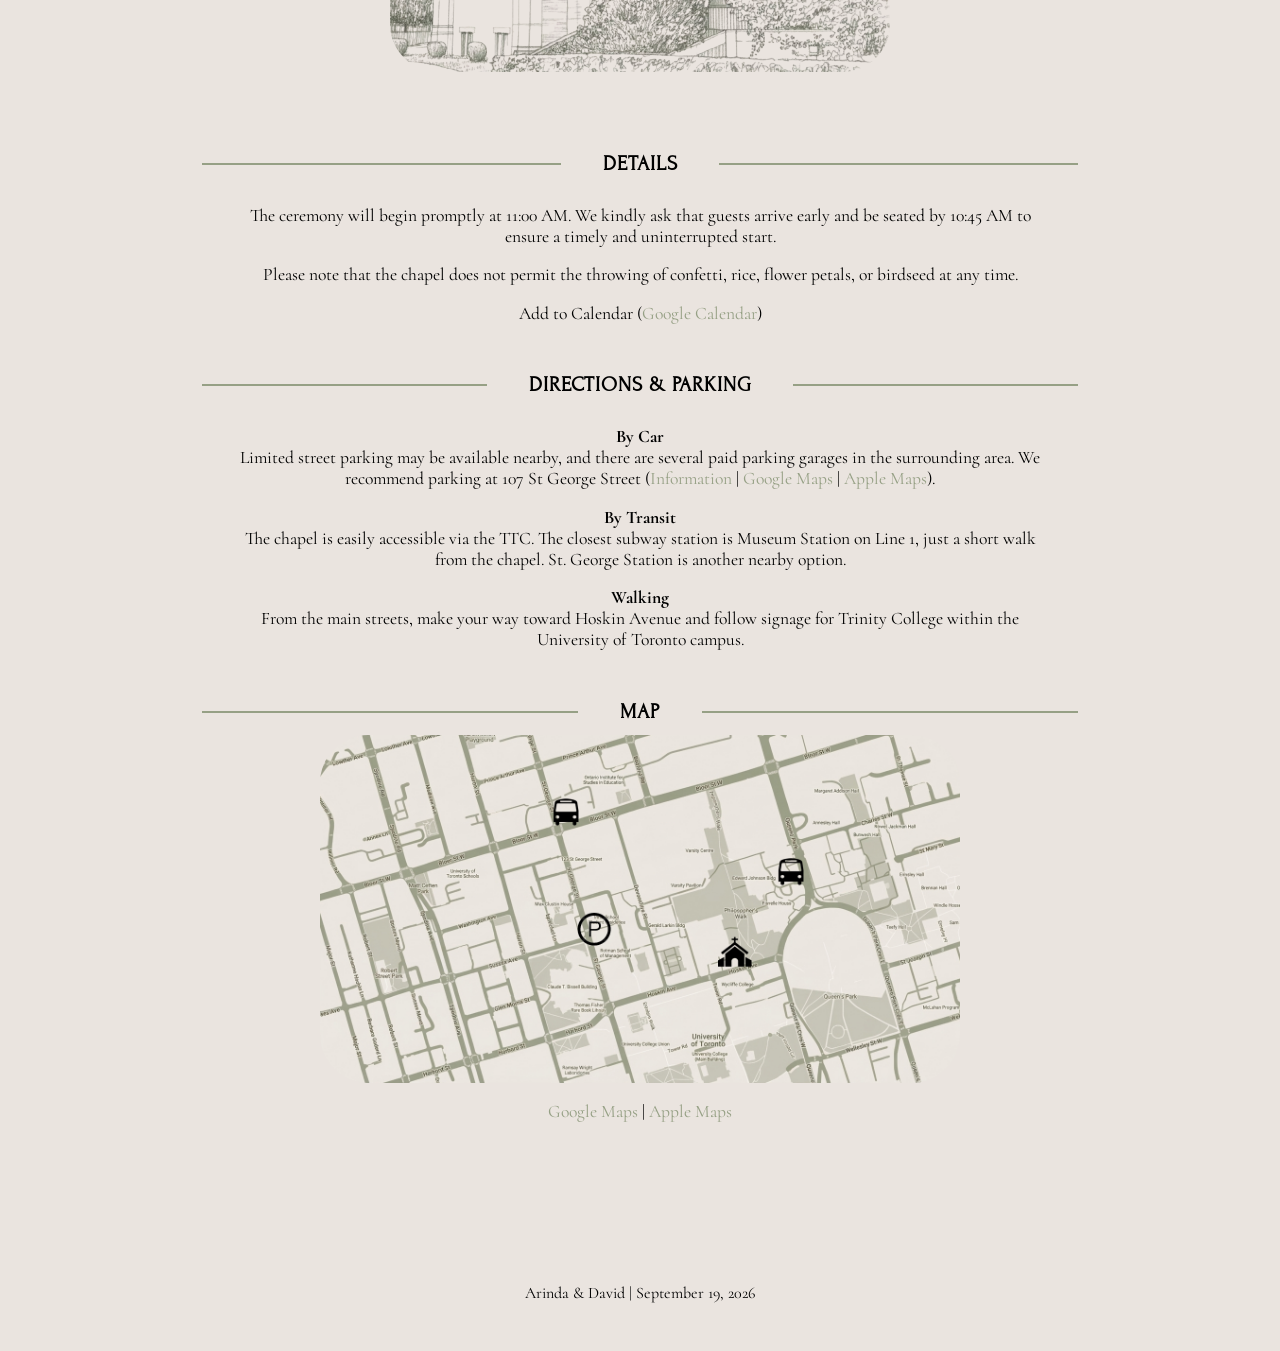
<file: information.html>
<!DOCTYPE html>
<html lang="en">
<head>
    <meta charset="UTF-8">
    <meta name="viewport" content="width=device-width, initial-scale=1.0">
    <title>A&D | Invite</title>
    <link rel="stylesheet" href="style.css">
    <link rel="stylesheet" href="ceremony-layout.css">
    <!-- Isometric Grid CSS -->
    <link rel="stylesheet" href="photo_grid/css/normalize.css">
    <!--link rel="stylesheet" href="photo_grid/css/demo.css"-->
    <link rel="stylesheet" href="photo_grid/css/component.css">
    <link rel="stylesheet" href="https://cdnjs.cloudflare.com/ajax/libs/font-awesome/6.4.0/css/all.min.css">
    <link rel="preconnect" href="https://fonts.googleapis.com">
    <link rel="preconnect" href="https://fonts.gstatic.com" crossorigin>
    <link href="https://fonts.googleapis.com/css2?family=Cormorant:wght@400;700&family=Forum&family=Libre+Baskerville:wght@400;700&family=Petit+Formal+Script&display=swap" rel="stylesheet">
</head>
<body>
    <main>
        <section id="hero">
            <img src="images/main.png" alt="Main wedding illustration" class="hero-image">
            <!--div class="hero-image-wrapper">
                <img src="images/main.png" alt="Main wedding illustration" class="hero-image">
            </div-->
            <div class="names">
                <div class="name">
                    <div class="first-name">Arinda Ioana </div>
                    <div class="last-name">Muntean</div>
                </div>
                <span class="ampersand">&amp;</span>
                <div class="name">
                    <div class="first-name">David Richard</div>
                    <div class="last-name">Alexander</div>
                </div>
            </div>
            <br>
            <p class="ampersand" style="font-size: x-large;">Saturday the 19th of September 2026</p>
        </section>
        <nav class="tab-nav">
            <ul>
                <li>
                    <a href="#ceremony" class="nav-link">
                        The Ceremony
                    </a>
                </li>
                <li>
                    <a href="#reception" class="nav-link">
                        The Reception
                    </a>
                </li>
                <li>
                    <a href="#photos" class="nav-link">
                        Photos
                    </a>
                </li>
                <li>
                    <a href="#registry" class="nav-link">
                        RSVP
                    </a>
                </li>
            </ul>
        </nav>

        <div class="tab-content">
            <section id="ceremony">
                <div class="ceremony-row">
                        <div class="ceremony-main-centered">
                            <div class="ceremony-title center-text" style="font-family: 'Petit Formal Script', cursive; font-size: 2rem; margin-bottom: 0.5em;">
                                <strong>Trinity College Chapel</strong>
                            </div>
                            <div class="ceremony-text center-text">
                                <p>6 Hoskin Ave, Toronto, Ontario</p>
                                <p><strong>Ceremony begins at 11:00 AM</strong></p>
                            </div>
                            <img src="images/chapel_main.png" alt="Trinity College Chapel" class="ceremony-image">
                        </div>
                </div>
                <div class="section-header"><span>Details </span></div>
                <div class="ceremony-details">
                    <p>The ceremony will begin promptly at 11:00 AM. We kindly ask that guests arrive early and be seated by 10:45 AM to ensure a timely and uninterrupted start.</p>
                    <p>Please note that the chapel does not permit the throwing of confetti, rice, flower petals, or birdseed at any time.</p>
                    <p>
                        Add to Calendar (<a href="https://calendar.app.google/kHMZiMxntRdYdCCa6" download>Google Calendar</a>)
                    </p>
                </div>
                <div class="section-header"><span>Directions & Parking </span></div>
                <div class="ceremony-details">
                        <p><strong>By Car</strong><br> Limited street parking may be available nearby, and there are several paid parking garages in the surrounding area. We recommend parking at 107 St George Street (<a href="https://transportation.utoronto.ca/parking-at-107-stgeorge-st-rotman-school/" target="_blank" rel="noopener">Information </a> | <a href="https://maps.google.com/?q=Parking,+107+St+George+St,+Toronto,+Ontario" target="_blank" rel="noopener">Google Maps</a> | <a href="https://maps.apple.com/?address=107%20St%20George%20St,%20Toronto,%20Ontario" target="_blank" rel="noopener">Apple Maps</a>).</p>
                        <p><strong>By Transit</strong><br> The chapel is easily accessible via the TTC. The closest subway station is Museum Station on Line 1, just a short walk from the chapel. St. George Station is another nearby option.</p>
                        <p><strong>Walking</strong><br> From the main streets, make your way toward Hoskin Avenue and follow signage for Trinity College within the University of Toronto campus.</p>
                </div>
                <div class="section-header"><span>Map</span></div>
                <div class="ceremony-details">
                    <img src="images/chapel_location.png" alt="Trinity College Chapel" class="ceremony-image">
                    <p>
                        <a href="https://maps.google.com/?q=Trinity+College+Chapel,+6+Hoskin+Ave,+Toronto,+Ontario" target="_blank" rel="noopener">Google Maps</a> |
                        <a href="https://maps.apple.com/?address=6%20Hoskin%20Ave,%20Toronto,%20Ontario" target="_blank" rel="noopener">Apple Maps</a>
                    </p>
                </div>
            </section>

            <section id="reception">
                <div class="ceremony-row">
                        <div class="ceremony-main-centered">
                            <div class="ceremony-title center-text" style="font-family: 'Petit Formal Script', cursive; font-size: 2rem; margin-bottom: 0.5em;">
                                <strong>Oretta King West</strong>
                            </div>
                            <div class="ceremony-text center-text">
                                <p>633 King St W, Toronto, Ontario</p>
                                <p><strong>Festivities begin at 2:00 PM</strong></p>
                            </div>
                            <img src="images/reception_main.png" alt="Oretta King West" class="ceremony-image">
                        </div>
                </div>
                <div class="section-header"><span>Details </span></div>
                <div class="ceremony-details">
                    <p>We’re excited to continue the celebration at Oretta, in Toronto’s King West neighbourhood. </p>
                    <p>The reception will begin at 2:00 PM and will include a cocktail hour, followed by a late lunch and dessert. The celebration will conclude at 6:00 PM. We look forward to celebrating, dining, and spending a joyful afternoon together!</p>
                    <p>
                        Add to Calendar (<a href="https://calendar.app.google/NqZkJYv5bADCbUqq9" download>Google Calendar</a>)
                    </p>
                </div>
                <div class="section-header"><span>Directions & Parking </span></div>
                <div class="ceremony-details">
                        <p><strong>By Car</strong><br> Oretta is located on King Street West, near Bathurst Street. A public underground parking garage is available just east of the venue at 621 King Street West - Lot #505. Additional parking is available in a garage attached to 650 King Street West - Lot #504, adjacent to the venue.</p>
                        <p><strong>By Transit</strong><br> The venue is accessible via the TTC. The King streetcar runs along King Street West and stops within a short walk of the venue.</p>
                </div>
                <div class="section-header"><span>Map</span></div>
                <div class="ceremony-details">
                    <img src="images/reception_location.png" alt="Trinity College Chapel" class="ceremony-image">
                    <p>
                        <a href="https://maps.google.com/?q=Oretta+King+West,+633+King+St+W,+Toronto,+Ontario" target="_blank" rel="noopener">Google Maps</a> |
                        <a href="https://maps.apple.com/?address=633%20King%20St%20W,%20Toronto,%20Ontario" target="_blank" rel="noopener">Apple Maps</a>
                    </p>
                </div>
            </section>

            <section id="photos" style="max-width: 100%;">
                <div class="ceremony-row">
                        <div class="ceremony-main-centered">
                            <div class="ceremony-title center-text" style="font-family: 'Petit Formal Script', cursive; font-size: 2rem; margin-bottom: 0.5em;">
                                <strong>Photos</strong>
                            </div>
                            <div class="ceremony-text center-text">
                                <p>We’ll be sharing a photo gallery below —please feel free to upload your own photos from the day. Stay tuned as we’ll also be adding our photos once they’re ready!</p>
                            </div>
                        </div>
                </div>
                <div class="ceremony-details section--intro" style="overflow:hidden;">
                    <div class="isolayer isolayer--deco1 isolayer--shadow">
					<ul class="grid">
						<li class="grid__item">
							<a class="grid__link" href="photo_grid/img/1.jpg"><div class="layer"></div><div class="layer"></div><div class="layer"></div><img class="grid__img layer" src="images/grid/1.jpeg" alt="01" /></a>
						</li>
						<li class="grid__item">
							<a class="grid__link" href="photo_grid/img/2.jpg"><div class="layer"></div><div class="layer"></div><div class="layer"></div><img class="grid__img layer" src="images/grid/2.jpeg" alt="02" /></a>
						</li>
						<li class="grid__item">
							<a class="grid__link" href="photo_grid/img/3.jpg"><div class="layer"></div><div class="layer"></div><div class="layer"></div><img class="grid__img layer" src="images/grid/3.jpeg" alt="03" /></a>
						</li>
						<li class="grid__item">
							<a class="grid__link" href="photo_grid/img/4.jpg"><div class="layer"></div><div class="layer"></div><div class="layer"></div><img class="grid__img layer" src="images/grid/4.jpeg" alt="04" /></a>
						</li>
						<li class="grid__item">
							<a class="grid__link" href="photo_grid/img/5.jpg"><div class="layer"></div><div class="layer"></div><div class="layer"></div><img class="grid__img layer" src="images/grid/5.jpeg" alt="05" /></a>
						</li>
						<li class="grid__item">
							<a class="grid__link" href="photo_grid/img/6.jpg"><div class="layer"></div><div class="layer"></div><div class="layer"></div><img class="grid__img layer" src="images/grid/6.jpeg" alt="06" /></a>
						</li>
						<li class="grid__item">
							<a class="grid__link" href="photo_grid/img/1.jpg"><div class="layer"></div><div class="layer"></div><div class="layer"></div><img class="grid__img layer" src="images/grid/1.jpeg" alt="01" /></a>
						</li>
						<li class="grid__item">
							<a class="grid__link" href="photo_grid/img/2.jpg"><div class="layer"></div><div class="layer"></div><div class="layer"></div><img class="grid__img layer" src="images/grid/2.jpeg" alt="02" /></a>
						</li>
						<li class="grid__item">
							<a class="grid__link" href="photo_grid/img/3.jpg"><div class="layer"></div><div class="layer"></div><div class="layer"></div><img class="grid__img layer" src="images/grid/3.jpeg" alt="03" /></a>
						</li>
						<li class="grid__item">
							<a class="grid__link" href="photo_grid/img/4.jpg"><div class="layer"></div><div class="layer"></div><div class="layer"></div><img class="grid__img layer" src="images/grid/4.jpeg" alt="04" /></a>
						</li>
						<li class="grid__item">
							<a class="grid__link" href="photo_grid/img/5.jpg"><div class="layer"></div><div class="layer"></div><div class="layer"></div><img class="grid__img layer" src="images/grid/5.jpeg" alt="05" /></a>
						</li>
						<li class="grid__item">
							<a class="grid__link" href="photo_grid/img/6.jpg"><div class="layer"></div><div class="layer"></div><div class="layer"></div><img class="grid__img layer" src="images/grid/6.jpeg" alt="06" /></a>
						</li>
						<li class="grid__item">
							<a class="grid__link" href="photo_grid/img/1.jpg"><div class="layer"></div><div class="layer"></div><div class="layer"></div><img class="grid__img layer" src="images/grid/1.jpeg" alt="01" /></a>
						</li>
						<li class="grid__item">
							<a class="grid__link" href="photo_grid/img/2.jpg"><div class="layer"></div><div class="layer"></div><div class="layer"></div><img class="grid__img layer" src="images/grid/2.jpeg" alt="02" /></a>
						</li>
						<li class="grid__item">
							<a class="grid__link" href="photo_grid/img/3.jpg"><div class="layer"></div><div class="layer"></div><div class="layer"></div><img class="grid__img layer" src="images/grid/3.jpeg" alt="03" /></a>
						</li>
						<li class="grid__item">
							<a class="grid__link" href="photo_grid/img/4.jpg"><div class="layer"></div><div class="layer"></div><div class="layer"></div><img class="grid__img layer" src="images/grid/4.jpeg" alt="04" /></a>
						</li>
						<li class="grid__item">
							<a class="grid__link" href="photo_grid/img/5.jpg"><div class="layer"></div><div class="layer"></div><div class="layer"></div><img class="grid__img layer" src="images/grid/5.jpeg" alt="05" /></a>
						</li>
						<li class="grid__item">
							<a class="grid__link" href="photo_grid/img/6.jpg"><div class="layer"></div><div class="layer"></div><div class="layer"></div><img class="grid__img layer" src="images/grid/6.jpeg" alt="06" /></a>
						</li>
					</ul>
				</div>
                </div>
            </section>

            <section id="registry">
                <div class="ceremony-row">
                        <div class="ceremony-main-centered">
                            <div class="ceremony-title center-text" style="font-family: 'Petit Formal Script', cursive; font-size: 2rem; margin-bottom: 0.5em;">
                                <strong>RSVP </strong>
                            </div>
                        </div>
                </div>
                <iframe src="https://docs.google.com/forms/d/e/1FAIpQLSf01yxy4cEgPoryrVy4iQSSly7AYIPnS_Kh8dmJmIRhdH-U6Q/viewform?embedded=true" width="100%" style="min-width:0; border:none; height:80vh;" frameborder="0" marginheight="0" marginwidth="0">Loading…</iframe>
                <!-- Placeholder for registry logos -->
            </section>
        </div>
        
        <!--section id="rsvp">
            <h2>Kindly RSVP by [Date]</h2>
            <a href="#" class="button">RSVP ONLINE</a>
        </section-->

    </main>
    <!-- Absolutely positioned flower image at the bottom left of the body -->
    
    <footer>
        <p style="text-align: center; width: 100%;">Arinda &amp; David | September 19, 2026</p>
    </footer>

    <img src="images/flower_left.png" alt="Flower" style="position: absolute; left: 0; bottom: 0; max-height: 250px; max-width: 400px; z-index: 10; pointer-events: none;" />
    <img src="images/flower_right.png" alt="Flower" style="position: absolute; right: 0; bottom: 0; max-height: 250px; max-width: 400px; z-index: 10; pointer-events: none;" />

        <script src="script.js"></script>
        <!-- Isometric Grid JS -->
        <script src="photo_grid/js/modernizr.custom.js"></script>
        <script src="photo_grid/js/imagesloaded.pkgd.min.js"></script>
        <script src="photo_grid/js/masonry.pkgd.min.js"></script>
        <script src="photo_grid/js/dynamics.min.js"></script>
        <script src="photo_grid/js/classie.js"></script>
        <script src="photo_grid/js/main.js"></script>
        <script>
        // Initialize IsoGrid for the .isolayer--deco1 grid in the #photos section
        document.addEventListener('DOMContentLoaded', function() {
            var deco1 = document.querySelector('#photos .isolayer--deco1');
            if (deco1 && typeof IsoGrid !== 'undefined') {
                new IsoGrid(deco1, {
                    // Raised the grid by increasing the negative translateY value
                    transform : 'translateX(33vw) translateY(-1000px) rotateX(45deg) rotateZ(45deg)',
                    stackItemsAnimation : {
                        properties : function(pos) {
                            return {
                                translateZ: (pos+1) * 30,
                                rotateZ: Math.floor(Math.random() * 9) - 4
                            };
                        },
                        options : function(pos, itemstotal) {
                            return {
                                type: dynamics.bezier,
                                duration: 500,
                                points: [{"x":0,"y":0,"cp":[{"x":0.2,"y":1}]},{"x":1,"y":1,"cp":[{"x":0.3,"y":1}]}],
                                delay: (itemstotal-pos-1)*40
                            };
                        }
                    }
                });
            }
        });
        </script>
</body>
</html>
</file>
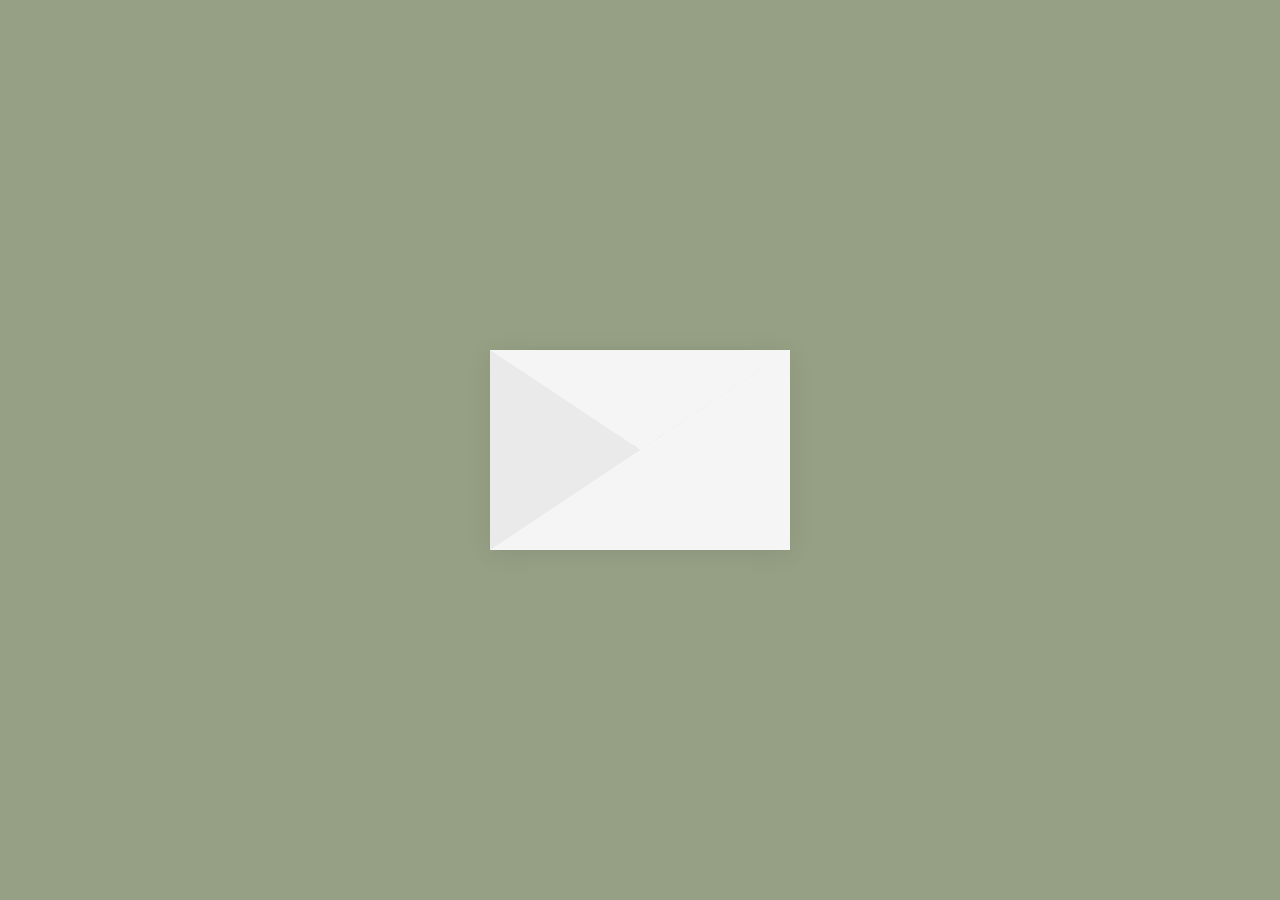
<file: invite.html>
<!DOCTYPE html>
<html lang="en">
<head>
  <meta charset="UTF-8">
  <meta name="viewport" content="width=device-width, initial-scale=1.0">
  <title>A&D | Welcome</title>
  <link rel="stylesheet" href="style.css">
  <style>
    .zoom-letter {
      z-index: 1000 !important;
      transition: transform 1s cubic-bezier(0.4,0,0.2,1), border-radius 0.2s, box-shadow 0.2s;
      will-change: transform;
      border-radius: 0 !important;
      box-shadow: none !important;
    }
    .no-shadow {
      box-shadow: none !important;
    }
    .fade-out {
      opacity: 0;
      transition: opacity 0.7s ease;
      pointer-events: none;
    }
    .hide {
      display: none !important;
    }
    * {
      margin: 0;
      padding: 0;
      box-sizing: border-box;
    }
    
    
    body {
      height: 100vh;
      width: 100%;
      display: flex;
      justify-content: center;
      align-items: center;
      font-family: var(--body-font, serif);
      background-color: #96A085;
    }
    
    .wrapper {
      height: 200px;
      width: 300px;
      background-color: #ffffff;
      position: relative;
      display: flex;
      justify-content: center;
      z-index: 0;
      cursor: pointer;
      box-shadow: 0 4px 24px rgba(0,0,0,0.08);
      /* border-radius removed to prevent background showing in envelope corners */
    }
    
    .lid {
      position: absolute;
      height: 100%;
      width: 100%;
      top: 0;
      left: 0;
      border-right: 150px solid transparent;
      border-bottom: 100px solid transparent;
      border-left: 150px solid transparent;
      transform-origin: top;
      transition: transform 0.25s linear;
    }
    
    /* Lid when closed */
    .lid.one {
      border-top: 100px solid #f5f5f5;
      /* a very light gray/white shade */
      transform: rotateX(0deg);
      z-index: 3;
      transition-delay: 0.75s;
    }
    
    /* Lid when opened */
    .lid.two {
      border-top: 100px solid #ffffff;
      transform: rotateX(90deg);
      z-index: 1;
      transition-delay: 0.5s;
    }
    
    .envelope {
      position: absolute;
      height: 100%;
      width: 100%;
      top: 0;
      left: 0;
      /* border-radius removed to prevent background showing in envelope corners */
      border-top: 100px solid transparent;
      border-right: 150px solid #f5f5f5;
      border-bottom: 100px solid #f5f5f5;
      border-left: 150px solid #eaeaea;
      z-index: 3;
    }
    
    .letter {
      position: absolute;
      top: 0;
      width: 80%;
      height: 80%;
      background-color: #fff;
      border-radius: 15px;
      z-index: 2;
      transition: 0.5s;
      box-shadow: 0 2px 8px rgba(0,0,0,0.06);
      overflow: hidden;
    }
    
    .letter p {
      text-align: center;
      font-size: 30px;
      margin-top: 30px;
      color: var(--font-color, #000000);
      font-family: var(--header-font, serif);
    }
    
    .wrapper:hover .lid.one {
      transform: rotateX(90deg);
      transition-delay: 0s;
    }
    
    .wrapper:hover .lid.two {
      transform: rotateX(180deg);
      transition-delay: 0.25s;
    }
    
    .wrapper:hover .letter {
      transform: translateY(-50px);
      transition-delay: 0.5s;
    }
  </style>
</head>
<body>
  <div class="fade-overlay" id="fadeOverlay" style="position:fixed;top:0;left:0;width:100vw;height:100vh;background:#EAE4DF;opacity:0;pointer-events:none;z-index:2000;transition:opacity 0.4s;"></div>
  <div class="wrapper" id="envelope">
    <div class="lid one" id="lidOne"></div>
    <div class="lid two" id="lidTwo"></div>
    <div class="envelope" id="envelopeBack"></div>
    <div class="letter" id="letter">
      <img src="images/invite.png" alt="Invitation" style="width:100%;height:auto;border-radius:12px;display:block;margin:auto;" />
    </div>
  </div>
  <script>
    document.getElementById('envelope').addEventListener('click', function(e) {
      // Prevent multiple triggers
      if (document.body.classList.contains('fading')) return;
      
      var isMobile = window.matchMedia('(hover: none) and (pointer: coarse)').matches;
      var wrapper = document.getElementById('envelope');
      
      // On mobile, trigger the hover effect first if not already open
      if (isMobile && !wrapper.classList.contains('mobile-open')) {
        wrapper.classList.add('mobile-open');
        // Simulate hover effect
        document.getElementById('lidOne').style.transform = 'rotateX(90deg)';
        document.getElementById('lidOne').style.transitionDelay = '0s';
        document.getElementById('lidTwo').style.transform = 'rotateX(180deg)';
        document.getElementById('lidTwo').style.transitionDelay = '0.25s';
        document.getElementById('letter').style.transform = 'translateY(-50px)';
        document.getElementById('letter').style.transitionDelay = '0.5s';
        // Wait for the hover animation to finish before continuing
        setTimeout(() => {
          // Now trigger the rest of the animation
          wrapper.click();
        }, 600); // match the total hover transition time
        return;
      }
      
      document.body.classList.add('fading');
      // Reveal the full letter before fading envelope parts
      var letter = document.getElementById('letter');
      letter.style.overflow = 'visible';
      // Fade out all except .letter
      document.getElementById('lidOne').classList.add('fade-out');
      document.getElementById('lidTwo').classList.add('fade-out');
      document.getElementById('envelopeBack').classList.add('fade-out');
      // Fade the wrapper background and shadow
      wrapper.style.background = 'transparent';
      wrapper.classList.add('no-shadow');
      // After fade, hide them and redirect
      setTimeout(function() {
        document.getElementById('lidOne').classList.add('hide');
        document.getElementById('lidTwo').classList.add('hide');
        document.getElementById('envelopeBack').classList.add('hide');
        // Wait 0.5s, then zoom in the letter
        setTimeout(function() {
          var letter = document.getElementById('letter');
          // Get bounding rect and viewport size
          var rect = letter.getBoundingClientRect();
          var scaleX = window.innerWidth / rect.width;
          var scaleY = window.innerHeight / rect.height;
          var scale = Math.max(scaleX, scaleY);
          // Calculate center of letter and viewport
          var letterCenterX = rect.left + rect.width / 2;
          var letterCenterY = rect.top + rect.height / 2;
          var viewportCenterX = window.innerWidth / 2;
          var viewportCenterY = window.innerHeight / 2;
          var translateX = viewportCenterX - letterCenterX;
          var translateY = viewportCenterY - letterCenterY;
          // Apply transform
          letter.classList.add('zoom-letter');
          letter.style.transform = 'translate(' + translateX + 'px, ' + translateY + 'px) scale(' + scale + ')';
          letter.style.transition = 'transform 1s cubic-bezier(0.4,0,0.2,1), border-radius 0.2s, box-shadow 0.2s';
          // Start fade overlay earlier in the zoom (0.3s in)
          setTimeout(function() {
            var overlay = document.getElementById('fadeOverlay');
            overlay.style.opacity = 1;
          }, 300);
          // After zoom animation, redirect
          setTimeout(function() {
            window.location.href = 'information.html';
          }, 1000);
        }, 500);
      }, 700);
    });
  </script>
</body>
</html>
</file>
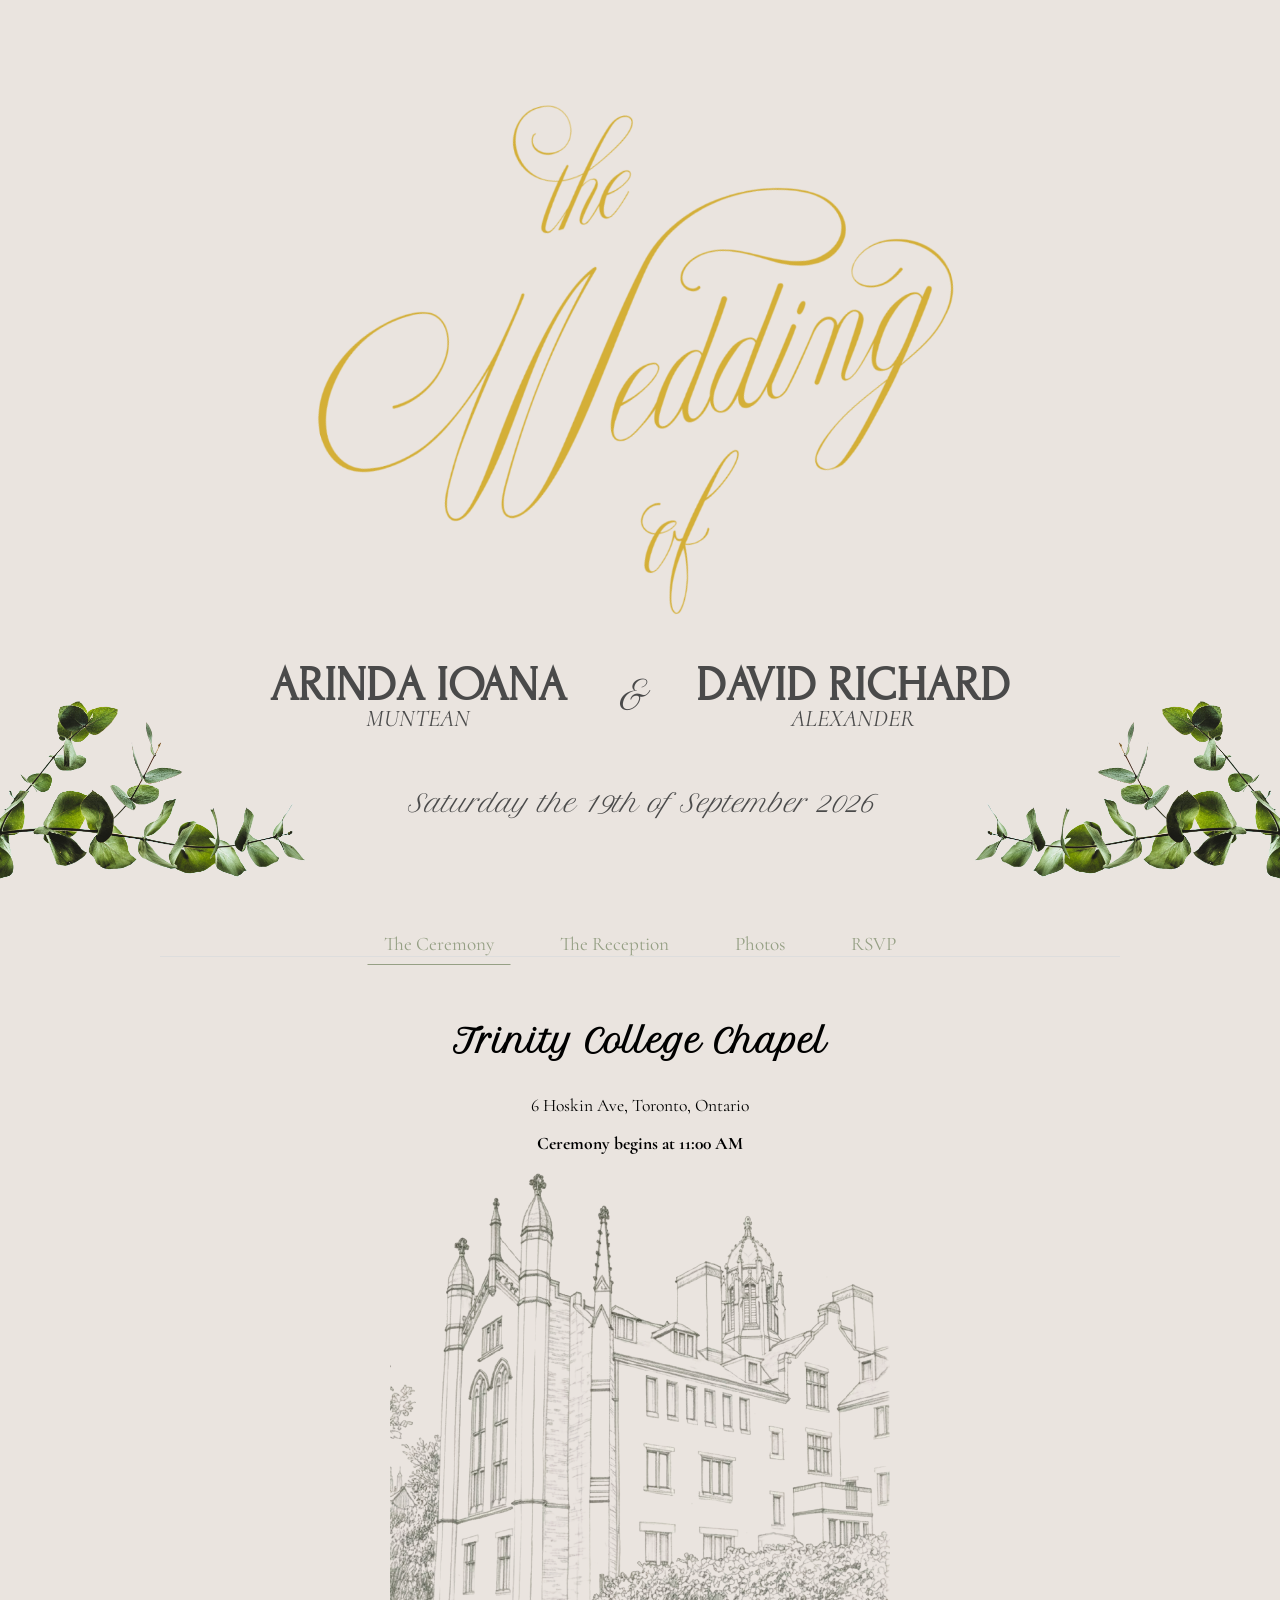
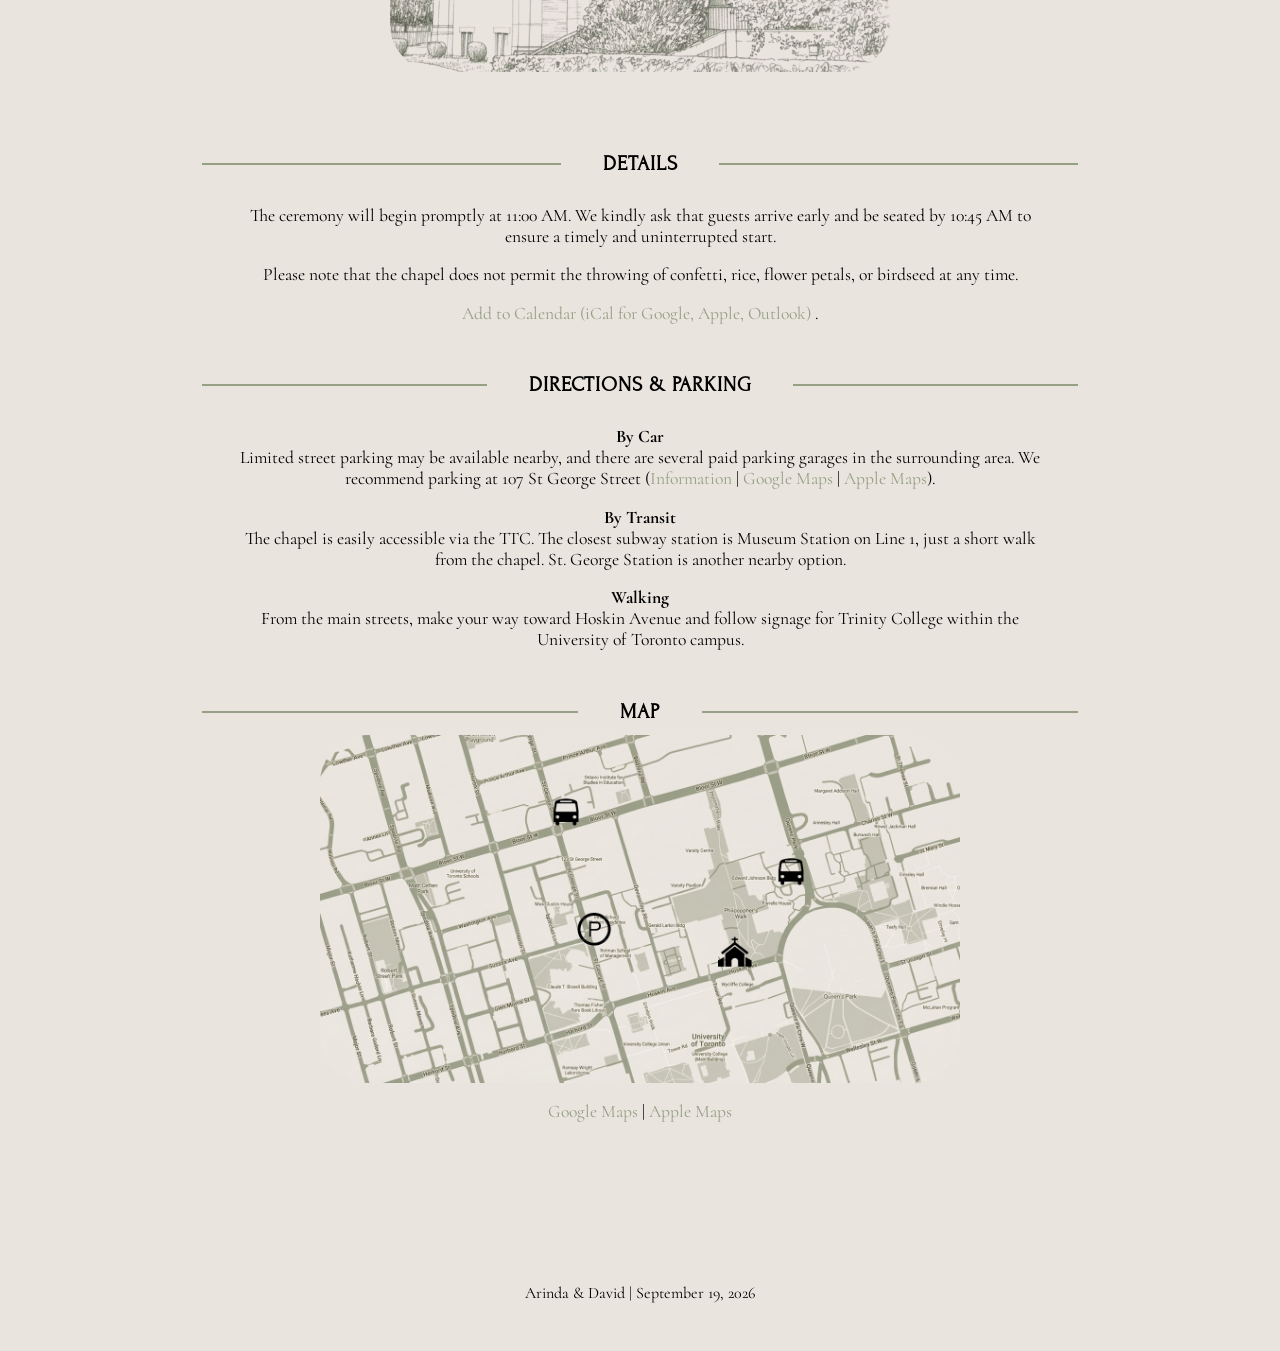
<file: main.html>
<!DOCTYPE html>
<html lang="en">
<head>
    <meta charset="UTF-8">
    <meta name="viewport" content="width=device-width, initial-scale=1.0">
    <title>A&D | Invite</title>
    <link rel="stylesheet" href="style.css">
    <link rel="stylesheet" href="ceremony-layout.css">
    <!-- Isometric Grid CSS -->
    <link rel="stylesheet" href="photo_grid/css/normalize.css">
    <!--link rel="stylesheet" href="photo_grid/css/demo.css"-->
    <link rel="stylesheet" href="photo_grid/css/component.css">
    <link rel="stylesheet" href="https://cdnjs.cloudflare.com/ajax/libs/font-awesome/6.4.0/css/all.min.css">
    <link rel="preconnect" href="https://fonts.googleapis.com">
    <link rel="preconnect" href="https://fonts.gstatic.com" crossorigin>
    <link href="https://fonts.googleapis.com/css2?family=Cormorant:wght@400;700&family=Forum&family=Libre+Baskerville:wght@400;700&family=Petit+Formal+Script&display=swap" rel="stylesheet">
</head>
<body>
    <main>
        <section id="hero">
            <img src="images/main.png" alt="Main wedding illustration" class="hero-image">
            <!--div class="hero-image-wrapper">
                <img src="images/main.png" alt="Main wedding illustration" class="hero-image">
            </div-->
            <div class="names">
                <div class="name">
                    <div class="first-name">Arinda Ioana </div>
                    <div class="last-name">Muntean</div>
                </div>
                <span class="ampersand">&amp;</span>
                <div class="name">
                    <div class="first-name">David Richard</div>
                    <div class="last-name">Alexander</div>
                </div>
            </div>
            <br>
            <p class="ampersand" style="font-size: x-large;">Saturday the 19th of September 2026</p>
        </section>
        <nav class="tab-nav">
            <ul>
                <li>
                    <a href="#ceremony" class="nav-link">
                        The Ceremony
                    </a>
                </li>
                <li>
                    <a href="#reception" class="nav-link">
                        The Reception
                    </a>
                </li>
                <li>
                    <a href="#photos" class="nav-link">
                        Photos
                    </a>
                </li>
                <li>
                    <a href="#registry" class="nav-link">
                        RSVP
                    </a>
                </li>
            </ul>
        </nav>

        <div class="tab-content">
            <section id="ceremony">
                <div class="ceremony-row">
                        <div class="ceremony-main-centered">
                            <div class="ceremony-title center-text" style="font-family: 'Petit Formal Script', cursive; font-size: 2rem; margin-bottom: 0.5em;">
                                <strong>Trinity College Chapel</strong>
                            </div>
                            <div class="ceremony-text center-text">
                                <p>6 Hoskin Ave, Toronto, Ontario</p>
                                <p><strong>Ceremony begins at 11:00 AM</strong></p>
                            </div>
                            <img src="images/chapel_main.png" alt="Trinity College Chapel" class="ceremony-image">
                        </div>
                </div>
                <div class="section-header"><span>Details </span></div>
                <div class="ceremony-details">
                    <p>The ceremony will begin promptly at 11:00 AM. We kindly ask that guests arrive early and be seated by 10:45 AM to ensure a timely and uninterrupted start.</p>
                    <p>Please note that the chapel does not permit the throwing of confetti, rice, flower petals, or birdseed at any time.</p>
                    <p><a href="wedding-invite.ics" download>Add to Calendar (iCal for Google, Apple, Outlook) </a>.</p>
                    <p>
                        
                    </p>
                </div>
                <div class="section-header"><span>Directions & Parking </span></div>
                <div class="ceremony-details">
                        <p><strong>By Car</strong><br> Limited street parking may be available nearby, and there are several paid parking garages in the surrounding area. We recommend parking at 107 St George Street (<a href="https://transportation.utoronto.ca/parking-at-107-stgeorge-st-rotman-school/" target="_blank" rel="noopener">Information </a> | <a href="https://maps.google.com/?q=Parking,+107+St+George+St,+Toronto,+Ontario" target="_blank" rel="noopener">Google Maps</a> | <a href="https://maps.apple.com/?address=107%20St%20George%20St,%20Toronto,%20Ontario" target="_blank" rel="noopener">Apple Maps</a>).</p>
                        <p><strong>By Transit</strong><br> The chapel is easily accessible via the TTC. The closest subway station is Museum Station on Line 1, just a short walk from the chapel. St. George Station is another nearby option.</p>
                        <p><strong>Walking</strong><br> From the main streets, make your way toward Hoskin Avenue and follow signage for Trinity College within the University of Toronto campus.</p>
                </div>
                <div class="section-header"><span>Map</span></div>
                <div class="ceremony-details">
                    <img src="images/chapel_location.png" alt="Trinity College Chapel" class="ceremony-image">
                    <p>
                        <a href="https://maps.google.com/?q=Trinity+College+Chapel,+6+Hoskin+Ave,+Toronto,+Ontario" target="_blank" rel="noopener">Google Maps</a> |
                        <a href="https://maps.apple.com/?address=6%20Hoskin%20Ave,%20Toronto,%20Ontario" target="_blank" rel="noopener">Apple Maps</a>
                    </p>
                </div>
            </section>

            <section id="reception">
                <div class="ceremony-row">
                        <div class="ceremony-main-centered">
                            <div class="ceremony-title center-text" style="font-family: 'Petit Formal Script', cursive; font-size: 2rem; margin-bottom: 0.5em;">
                                <strong>Oretta King West</strong>
                            </div>
                            <div class="ceremony-text center-text">
                                <p>633 King St W, Toronto, Ontario</p>
                                <p><strong>Festivities begin at 2:00 PM</strong></p>
                            </div>
                            <img src="images/reception_main.png" alt="Oretta King West" class="ceremony-image">
                        </div>
                </div>
                <div class="section-header"><span>Details </span></div>
                <div class="ceremony-details">
                    <p>We’re excited to continue the celebration at Oretta, in Toronto’s King West neighbourhood. </p>
                    <p>The reception will begin at 2:00 PM and will include a cocktail hour, followed by a late lunch and dessert. The celebration will conclude at 6:00 PM. We look forward to celebrating, dining, and spending a joyful afternoon together!</p>
                    <p>
                        Add to Calendar (<a href="https://calendar.app.google/kHMZiMxntRdYdCCa6" download>Google Calendar</a>)
                    </p>
                </div>
                <div class="section-header"><span>Directions & Parking </span></div>
                <div class="ceremony-details">
                        <p><strong>By Car</strong><br> Oretta is located on King Street West, near Bathurst Street. A public underground parking garage is available just east of the venue at 621 King Street West - Lot #505. Additional parking is available in a garage attached to 650 King Street West - Lot #504, adjacent to the venue.</p>
                        <p><strong>By Transit</strong><br> The venue is accessible via the TTC. The King streetcar runs along King Street West and stops within a short walk of the venue.</p>
                </div>
                <div class="section-header"><span>Map</span></div>
                <div class="ceremony-details">
                    <img src="images/reception_location.png" alt="Trinity College Chapel" class="ceremony-image">
                    <p>
                        <a href="https://maps.google.com/?q=Oretta+King+West,+633+King+St+W,+Toronto,+Ontario" target="_blank" rel="noopener">Google Maps</a> |
                        <a href="https://maps.apple.com/?address=633%20King%20St%20W,%20Toronto,%20Ontario" target="_blank" rel="noopener">Apple Maps</a>
                    </p>
                </div>
            </section>

            <section id="photos" style="max-width: 100%;">
                <div class="ceremony-row">
                        <div class="ceremony-main-centered">
                            <div class="ceremony-title center-text" style="font-family: 'Petit Formal Script', cursive; font-size: 2rem; margin-bottom: 0.5em;">
                                <strong>Photos</strong>
                            </div>
                            <div class="ceremony-text center-text">
                                <p>We’ll be sharing a photo gallery below —please feel free to upload your own photos from the day. Stay tuned as we’ll also be adding our photos once they’re ready!</p>
                            </div>
                        </div>
                </div>
                <div class="ceremony-details section--intro" style="overflow:hidden;">
                    <div class="isolayer isolayer--deco1 isolayer--shadow">
										<ul class="grid">
						<li class="grid__item">
							<a class="grid__link" href="photo_grid/img/1.jpg"><div class="layer"></div><div class="layer"></div><div class="layer"></div><img class="grid__img layer" src="images/grid/1.jpeg" alt="01" /></a>
						</li>
						<li class="grid__item">
							<a class="grid__link" href="photo_grid/img/2.jpg"><div class="layer"></div><div class="layer"></div><div class="layer"></div><img class="grid__img layer" src="images/grid/2.jpeg" alt="02" /></a>
						</li>
						<li class="grid__item">
							<a class="grid__link" href="photo_grid/img/3.jpg"><div class="layer"></div><div class="layer"></div><div class="layer"></div><img class="grid__img layer" src="images/grid/3.jpeg" alt="03" /></a>
						</li>
						<li class="grid__item">
							<a class="grid__link" href="photo_grid/img/4.jpg"><div class="layer"></div><div class="layer"></div><div class="layer"></div><img class="grid__img layer" src="images/grid/4.jpeg" alt="04" /></a>
						</li>
						<li class="grid__item">
							<a class="grid__link" href="photo_grid/img/5.jpg"><div class="layer"></div><div class="layer"></div><div class="layer"></div><img class="grid__img layer" src="images/grid/5.jpeg" alt="05" /></a>
						</li>
						<li class="grid__item">
							<a class="grid__link" href="photo_grid/img/6.jpg"><div class="layer"></div><div class="layer"></div><div class="layer"></div><img class="grid__img layer" src="images/grid/6.jpeg" alt="06" /></a>
						</li>
						<li class="grid__item">
							<a class="grid__link" href="photo_grid/img/1.jpg"><div class="layer"></div><div class="layer"></div><div class="layer"></div><img class="grid__img layer" src="images/grid/1.jpeg" alt="01" /></a>
						</li>
						<li class="grid__item">
							<a class="grid__link" href="photo_grid/img/2.jpg"><div class="layer"></div><div class="layer"></div><div class="layer"></div><img class="grid__img layer" src="images/grid/2.jpeg" alt="02" /></a>
						</li>
						<li class="grid__item">
							<a class="grid__link" href="photo_grid/img/3.jpg"><div class="layer"></div><div class="layer"></div><div class="layer"></div><img class="grid__img layer" src="images/grid/3.jpeg" alt="03" /></a>
						</li>
						<li class="grid__item">
							<a class="grid__link" href="photo_grid/img/4.jpg"><div class="layer"></div><div class="layer"></div><div class="layer"></div><img class="grid__img layer" src="images/grid/4.jpeg" alt="04" /></a>
						</li>
						<li class="grid__item">
							<a class="grid__link" href="photo_grid/img/5.jpg"><div class="layer"></div><div class="layer"></div><div class="layer"></div><img class="grid__img layer" src="images/grid/5.jpeg" alt="05" /></a>
						</li>
						<li class="grid__item">
							<a class="grid__link" href="photo_grid/img/6.jpg"><div class="layer"></div><div class="layer"></div><div class="layer"></div><img class="grid__img layer" src="images/grid/6.jpeg" alt="06" /></a>
						</li>
						<li class="grid__item">
							<a class="grid__link" href="photo_grid/img/1.jpg"><div class="layer"></div><div class="layer"></div><div class="layer"></div><img class="grid__img layer" src="images/grid/1.jpeg" alt="01" /></a>
						</li>
						<li class="grid__item">
							<a class="grid__link" href="photo_grid/img/2.jpg"><div class="layer"></div><div class="layer"></div><div class="layer"></div><img class="grid__img layer" src="images/grid/2.jpeg" alt="02" /></a>
						</li>
						<li class="grid__item">
							<a class="grid__link" href="photo_grid/img/3.jpg"><div class="layer"></div><div class="layer"></div><div class="layer"></div><img class="grid__img layer" src="images/grid/3.jpeg" alt="03" /></a>
						</li>
						<li class="grid__item">
							<a class="grid__link" href="photo_grid/img/4.jpg"><div class="layer"></div><div class="layer"></div><div class="layer"></div><img class="grid__img layer" src="images/grid/4.jpeg" alt="04" /></a>
						</li>
						<li class="grid__item">
							<a class="grid__link" href="photo_grid/img/5.jpg"><div class="layer"></div><div class="layer"></div><div class="layer"></div><img class="grid__img layer" src="images/grid/5.jpeg" alt="05" /></a>
						</li>
						<li class="grid__item">
							<a class="grid__link" href="photo_grid/img/6.jpg"><div class="layer"></div><div class="layer"></div><div class="layer"></div><img class="grid__img layer" src="images/grid/6.jpeg" alt="06" /></a>
						</li>
					</ul>
				</div>
                </div>
            </section>

            <section id="registry">
                <div class="ceremony-row">
                        <div class="ceremony-main-centered">
                            <div class="ceremony-title center-text" style="font-family: 'Petit Formal Script', cursive; font-size: 2rem; margin-bottom: 0.5em;">
                                <strong>RSVP </strong>
                            </div>
                        </div>
                </div>
                <iframe src="https://docs.google.com/forms/d/e/1FAIpQLSf01yxy4cEgPoryrVy4iQSSly7AYIPnS_Kh8dmJmIRhdH-U6Q/viewform?embedded=true" width="100%" style="min-width:0; border:none; height:80vh;" frameborder="0" marginheight="0" marginwidth="0">Loading…</iframe>
                <!-- Placeholder for registry logos -->
            </section>
        </div>
        
        <!--section id="rsvp">
            <h2>Kindly RSVP by [Date]</h2>
            <a href="#" class="button">RSVP ONLINE</a>
        </section-->

    </main>
    <!-- Absolutely positioned flower image at the bottom left of the body -->
    
    <footer>
        <p style="text-align: center; width: 100%;">Arinda &amp; David | September 19, 2026</p>
    </footer>

    <img src="images/flower_left.png" alt="Flower" style="position: absolute; left: 0; bottom: 0; max-height: 250px; max-width: 400px; z-index: 10; pointer-events: none;" />
    <img src="images/flower_right.png" alt="Flower" style="position: absolute; right: 0; bottom: 0; max-height: 250px; max-width: 400px; z-index: 10; pointer-events: none;" />

        <script src="script.js"></script>
        <!-- Isometric Grid JS -->
        <script src="photo_grid/js/modernizr.custom.js"></script>
        <script src="photo_grid/js/imagesloaded.pkgd.min.js"></script>
        <script src="photo_grid/js/masonry.pkgd.min.js"></script>
        <script src="photo_grid/js/dynamics.min.js"></script>
        <script src="photo_grid/js/classie.js"></script>
        <script src="photo_grid/js/main.js"></script>
        <script>
        // Initialize IsoGrid for the .isolayer--deco1 grid in the #photos section
        document.addEventListener('DOMContentLoaded', function() {
            var deco1 = document.querySelector('#photos .isolayer--deco1');
            if (deco1 && typeof IsoGrid !== 'undefined') {
                new IsoGrid(deco1, {
                    // Raised the grid by increasing the negative translateY value
                    transform : 'translateX(33vw) translateY(-1000px) rotateX(45deg) rotateZ(45deg)',
                    stackItemsAnimation : {
                        properties : function(pos) {
                            return {
                                translateZ: (pos+1) * 30,
                                rotateZ: Math.floor(Math.random() * 9) - 4
                            };
                        },
                        options : function(pos, itemstotal) {
                            return {
                                type: dynamics.bezier,
                                duration: 500,
                                points: [{"x":0,"y":0,"cp":[{"x":0.2,"y":1}]},{"x":1,"y":1,"cp":[{"x":0.3,"y":1}]}],
                                delay: (itemstotal-pos-1)*40
                            };
                        }
                    }
                });
            }
        });
        </script>
</body>
</html>
</file>
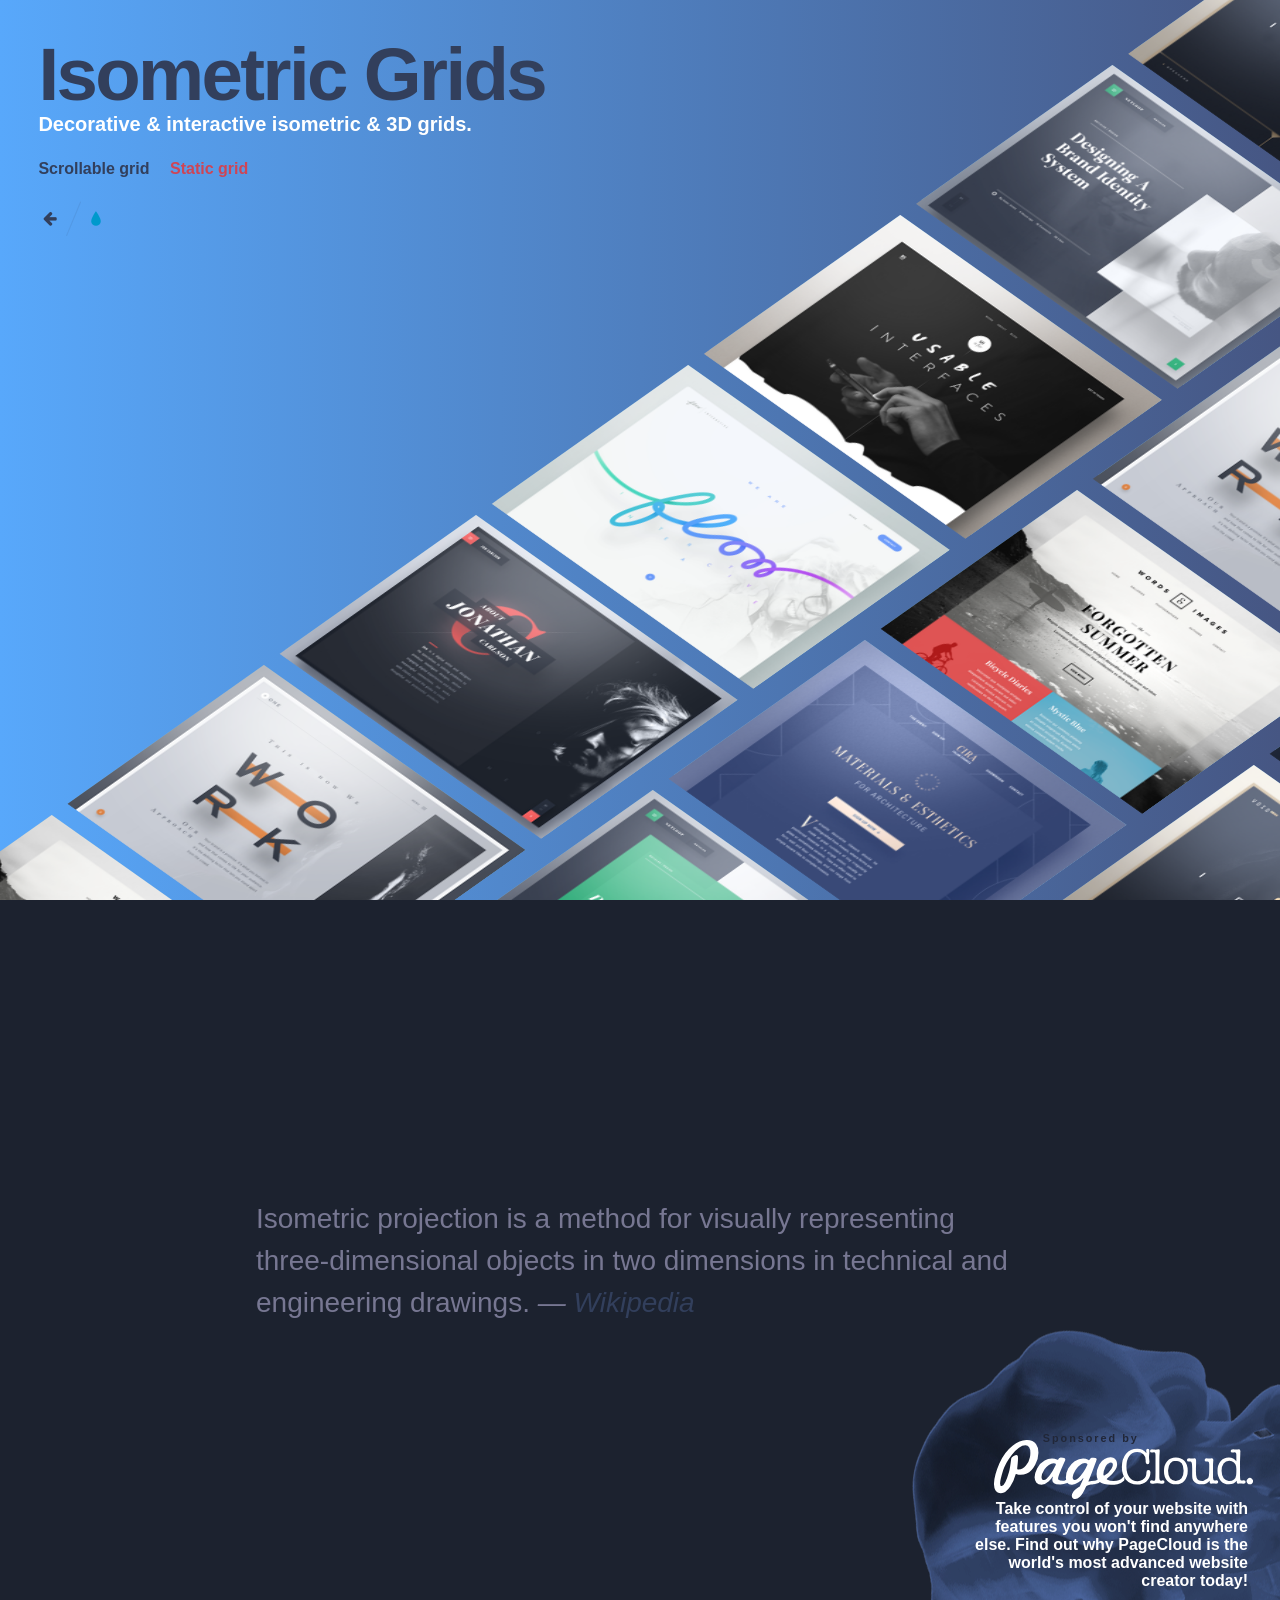
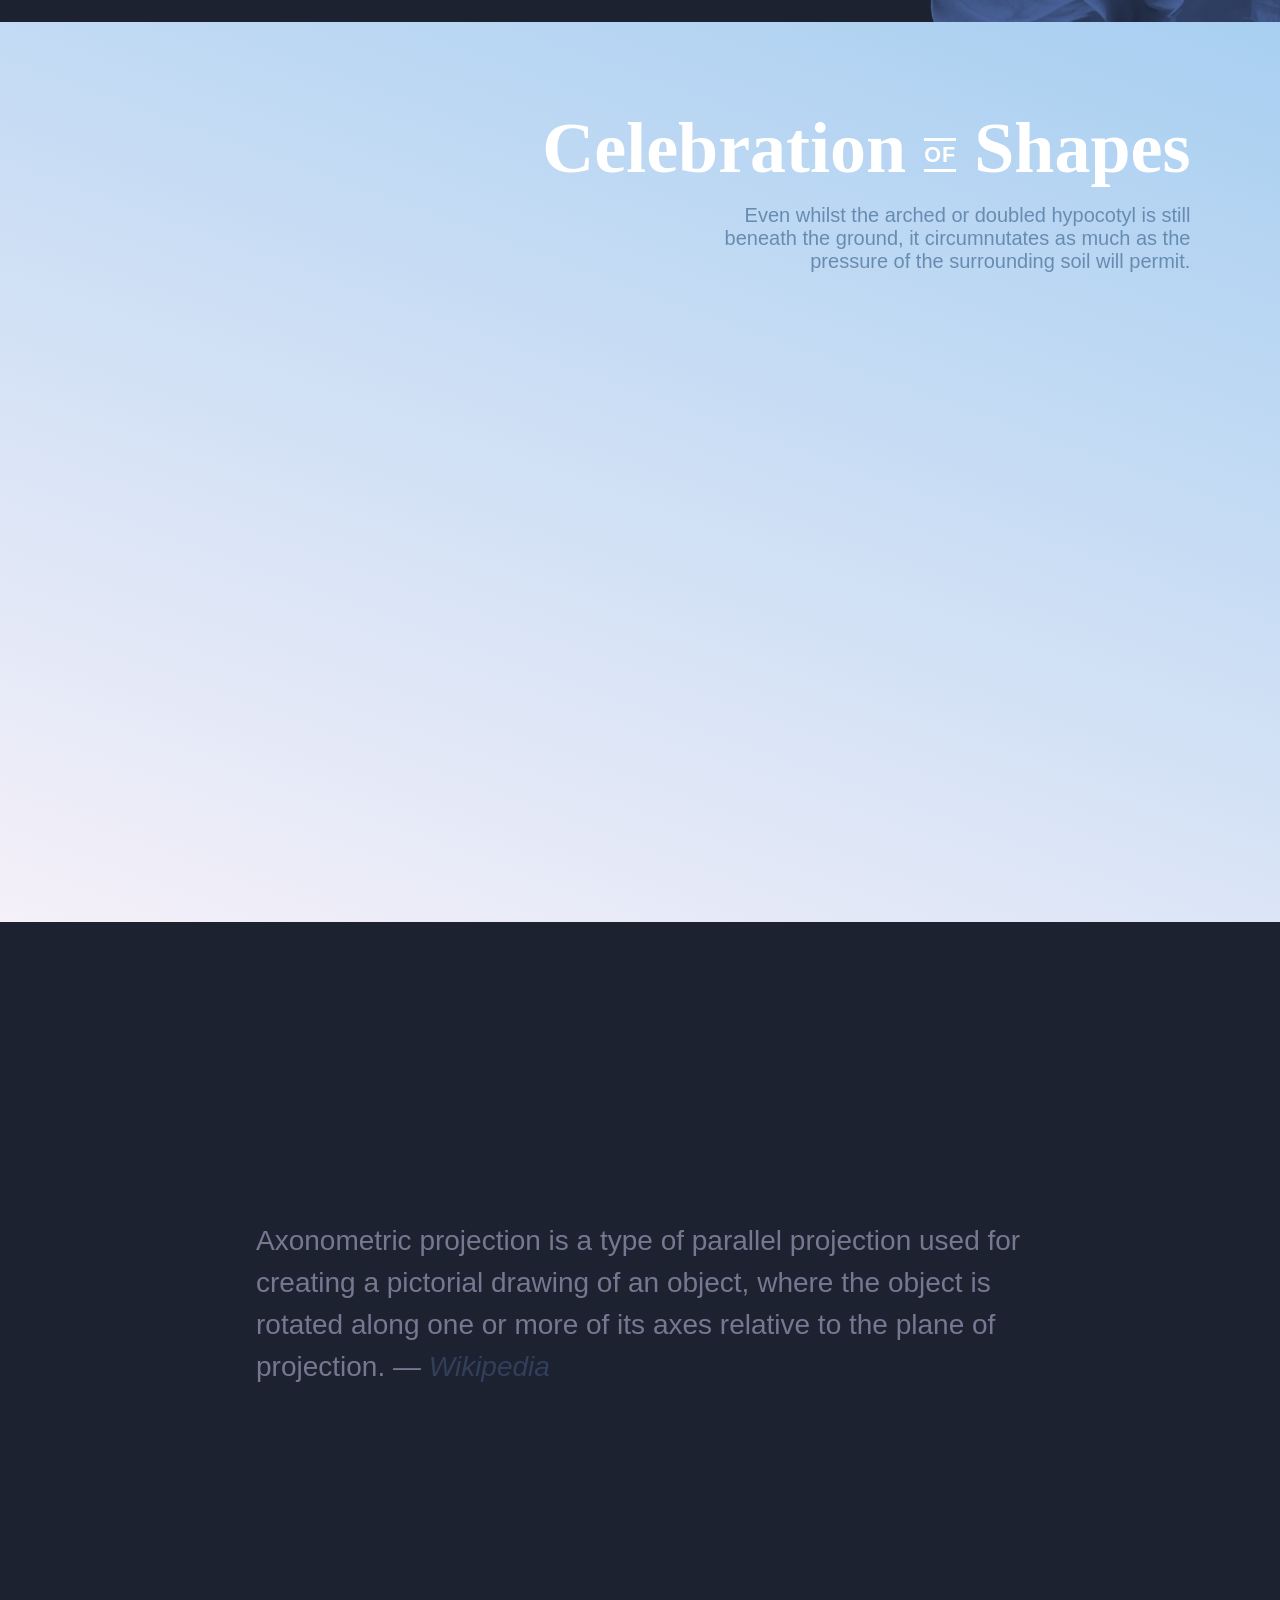
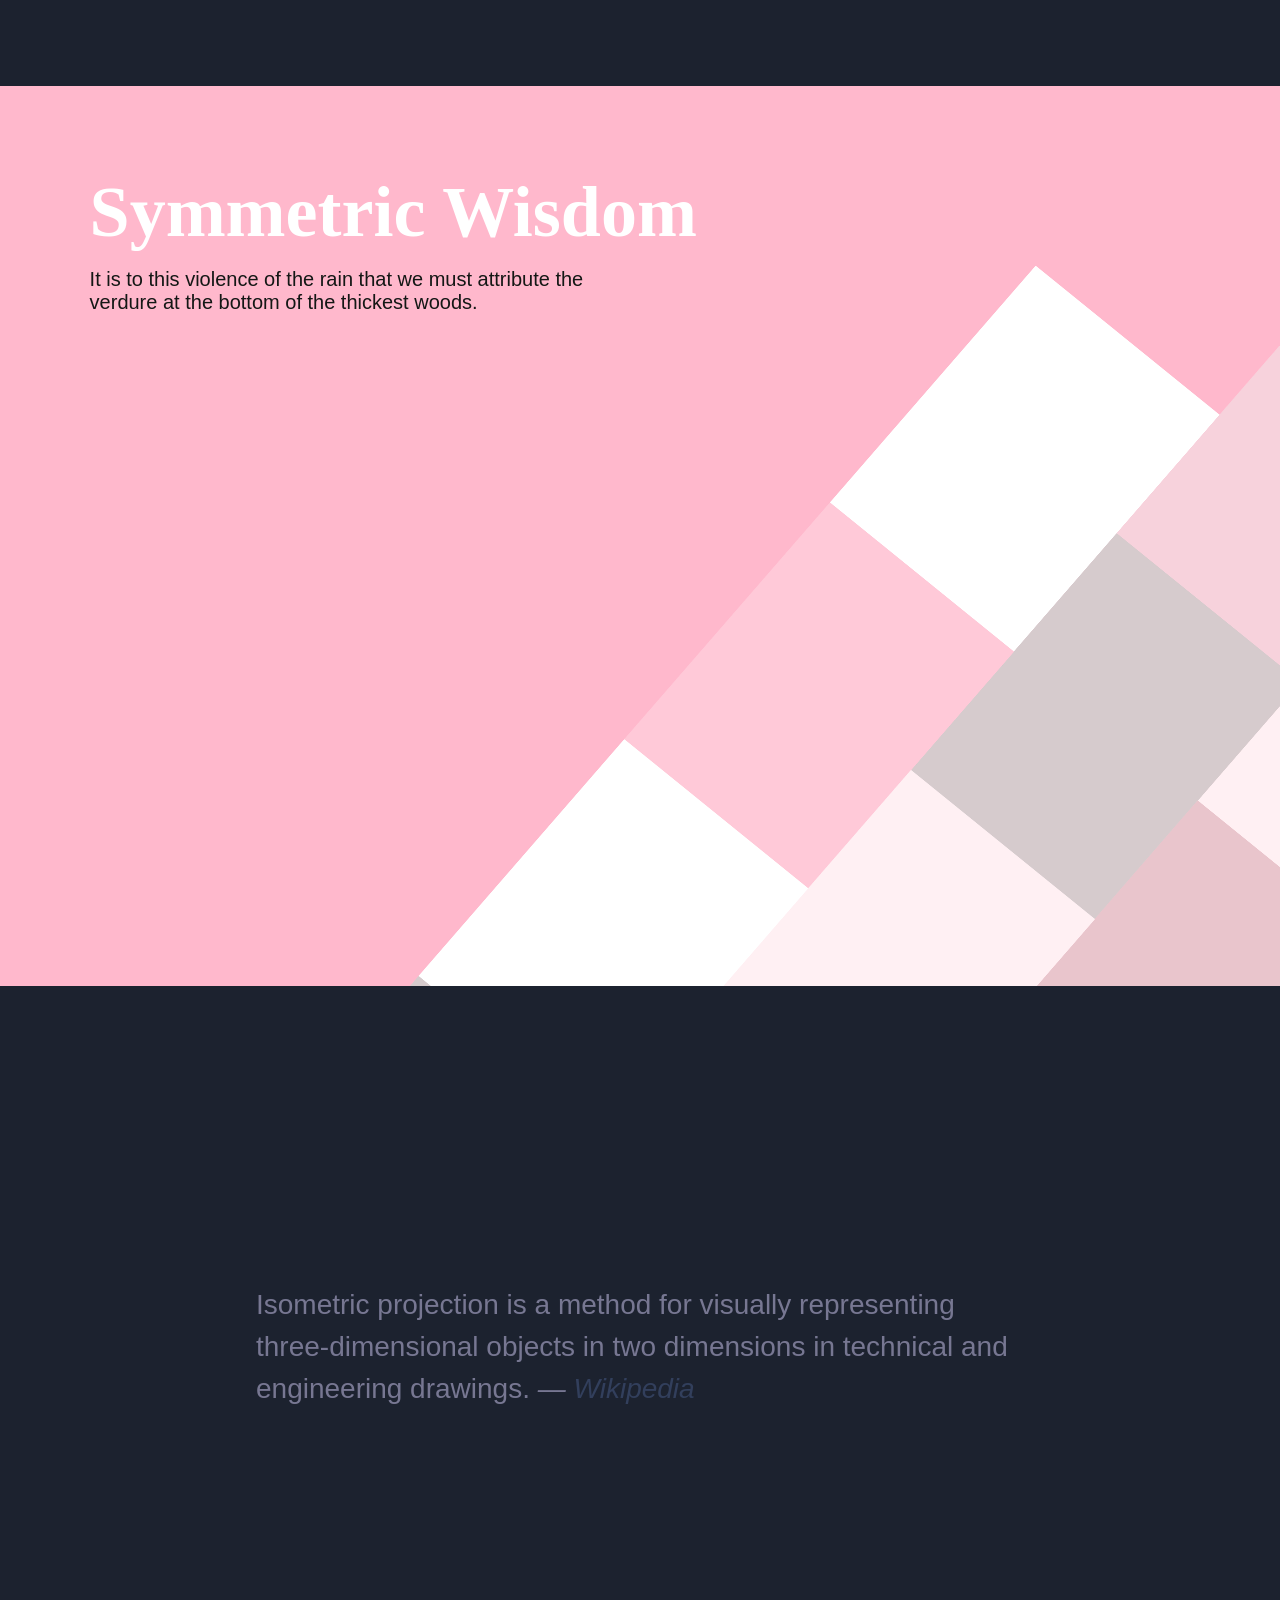
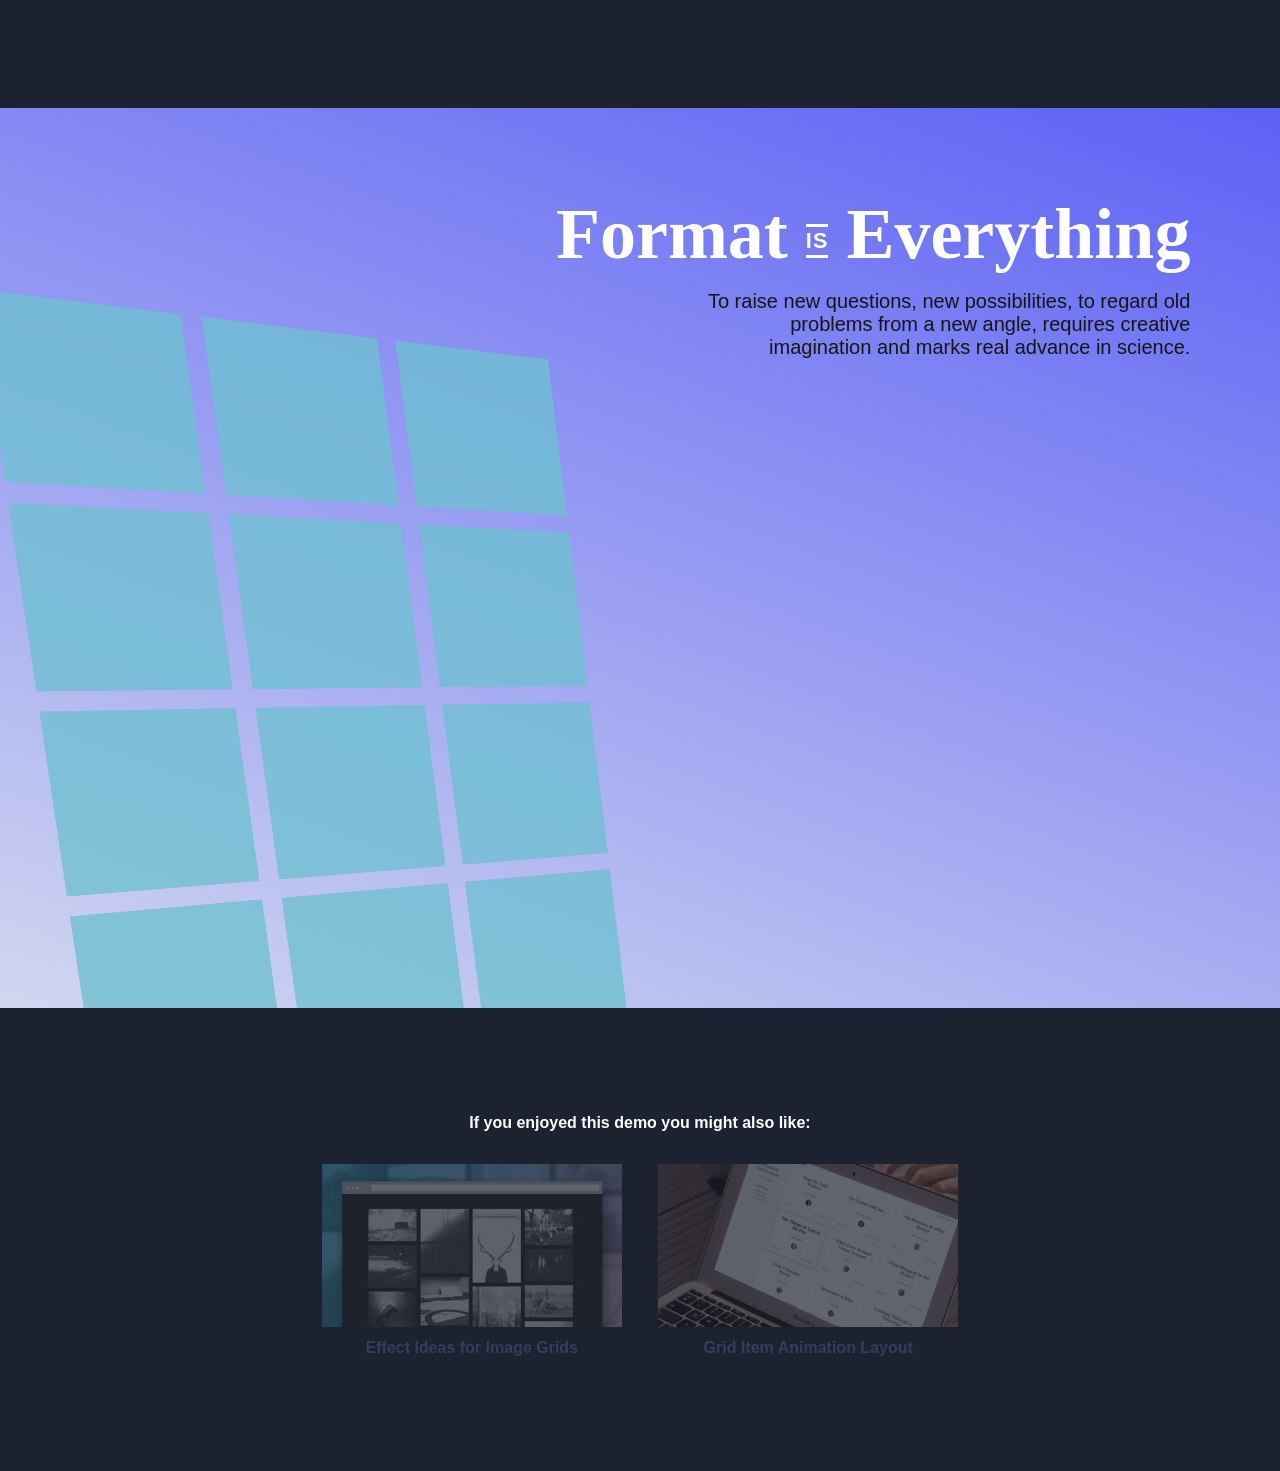
<file: photo_grid/index2.html>
<!DOCTYPE html>
<html lang="en" class="no-js">
	<head>
		<meta charset="UTF-8" />
		<meta http-equiv="X-UA-Compatible" content="IE=edge">
		<meta name="viewport" content="width=device-width, initial-scale=1">
		<title>Isometric Grids | Demo 2 | Codrops</title>
		<meta name="description" content="Decorative &amp; interactive isometric &amp; 3D grids." />
		<meta name="keywords" content="isometric, grid, images, masonry, perspective" />
		<meta name="author" content="Codrops" />
		<link rel="shortcut icon" href="favicon.ico">
		<link rel="stylesheet" type="text/css" href="css/normalize.css" />
		<link rel="stylesheet" type="text/css" href="css/demo.css" />
		<link rel="stylesheet" type="text/css" href="css/component.css" />
		<script src="js/modernizr.custom.js"></script>
	</head>
	<body class="demo-2">
		<main>
			<header class="codrops-header">
				<h1>Isometric Grids</h1>
				<p>Decorative &amp; interactive isometric &amp; 3D grids.<p>
				<nav class="codrops-demos">
					<a href="index.html">Scrollable grid</a>
					<a class="current-demo" href="index2.html">Static grid</a>
				</nav>
				<div class="codrops-links">
					<a class="codrops-icon codrops-icon--prev" href="http://tympanus.net/Development/DistortedButtonEffects/" title="Previous Demo"><span>Previous Demo</span></a>
					<a class="codrops-icon codrops-icon--drop" href="http://tympanus.net/codrops/?p=27094" title="Back to the article"><span>Back to the Codrops article</span></a>
				</div>
			</header>
			<section class="section section--intro">
				<div class="isolayer isolayer--deco1 isolayer--shadow">
					<ul class="grid">
						<li class="grid__item">
							<a class="grid__link" href="https://dribbble.com/fuviz"><div class="layer"></div><div class="layer"></div><div class="layer"></div><img class="grid__img layer" src="img/Dribbble/1.png" alt="01" />
							</a>
						</li>
						<li class="grid__item">
							<a class="grid__link" href="https://dribbble.com/fuviz"><div class="layer"></div><div class="layer"></div><div class="layer"></div><img class="grid__img layer" src="img/Dribbble/2.png" alt="02" /></a>
						</li>
						<li class="grid__item">
							<a class="grid__link" href="https://dribbble.com/fuviz"><div class="layer"></div><div class="layer"></div><div class="layer"></div><img class="grid__img layer" src="img/Dribbble/3.png" alt="03" /></a>
						</li>
						<li class="grid__item">
							<a class="grid__link" href="https://dribbble.com/fuviz"><div class="layer"></div><div class="layer"></div><div class="layer"></div><img class="grid__img layer" src="img/Dribbble/4.png" alt="04" /></a>
						</li>
						<li class="grid__item">
							<a class="grid__link" href="https://dribbble.com/fuviz"><div class="layer"></div><div class="layer"></div><div class="layer"></div><img class="grid__img layer" src="img/Dribbble/5.png" alt="05" /></a>
						</li>
						<li class="grid__item">
							<a class="grid__link" href="https://dribbble.com/fuviz"><div class="layer"></div><div class="layer"></div><div class="layer"></div><img class="grid__img layer" src="img/Dribbble/6.png" alt="06" /></a>
						</li>
						<li class="grid__item">
							<a class="grid__link" href="https://dribbble.com/fuviz"><div class="layer"></div><div class="layer"></div><div class="layer"></div><img class="grid__img layer" src="img/Dribbble/7.png" alt="07" /></a>
						</li>
						<li class="grid__item">
							<a class="grid__link" href="https://dribbble.com/fuviz"><div class="layer"></div><div class="layer"></div><div class="layer"></div><img class="grid__img layer" src="img/Dribbble/8.png" alt="08" /></a>
						</li>
						<li class="grid__item">
							<a class="grid__link" href="https://dribbble.com/fuviz"><div class="layer"></div><div class="layer"></div><div class="layer"></div><img class="grid__img layer" src="img/Dribbble/9.png" alt="09" /></a>
						</li>
						<li class="grid__item">
							<a class="grid__link" href="https://dribbble.com/fuviz"><div class="layer"></div><div class="layer"></div><div class="layer"></div><img class="grid__img layer" src="img/Dribbble/10.png" alt="10" /></a>
						</li>
						<li class="grid__item">
							<a class="grid__link" href="https://dribbble.com/fuviz"><div class="layer"></div><div class="layer"></div><div class="layer"></div><img class="grid__img layer" src="img/Dribbble/1.png" alt="01" /></a>
						</li>
						<li class="grid__item">
							<a class="grid__link" href="https://dribbble.com/fuviz"><div class="layer"></div><div class="layer"></div><div class="layer"></div><img class="grid__img layer" src="img/Dribbble/2.png" alt="02" /></a>
						</li>
						<li class="grid__item">
							<a class="grid__link" href="https://dribbble.com/fuviz"><div class="layer"></div><div class="layer"></div><div class="layer"></div><img class="grid__img layer" src="img/Dribbble/3.png" alt="03" /></a>
						</li>
						<li class="grid__item">
							<a class="grid__link" href="https://dribbble.com/fuviz"><div class="layer"></div><div class="layer"></div><div class="layer"></div><img class="grid__img layer" src="img/Dribbble/4.png" alt="04" /></a>
						</li>
						<li class="grid__item">
							<a class="grid__link" href="https://dribbble.com/fuviz"><div class="layer"></div><div class="layer"></div><div class="layer"></div><img class="grid__img layer" src="img/Dribbble/5.png" alt="05" /></a>
						</li>
						<li class="grid__item">
							<a class="grid__link" href="https://dribbble.com/fuviz"><div class="layer"></div><div class="layer"></div><div class="layer"></div><img class="grid__img layer" src="img/Dribbble/6.png" alt="06" /></a>
						</li>
						<li class="grid__item">
							<a class="grid__link" href="https://dribbble.com/fuviz"><div class="layer"></div><div class="layer"></div><div class="layer"></div><img class="grid__img layer" src="img/Dribbble/7.png" alt="07" /></a>
						</li>
						<li class="grid__item">
							<a class="grid__link" href="https://dribbble.com/fuviz"><div class="layer"></div><div class="layer"></div><div class="layer"></div><img class="grid__img layer" src="img/Dribbble/8.png" alt="08" /></a>
						</li>
						<li class="grid__item">
							<a class="grid__link" href="https://dribbble.com/fuviz"><div class="layer"></div><div class="layer"></div><div class="layer"></div><img class="grid__img layer" src="img/Dribbble/9.png" alt="09" /></a>
						</li>
						<li class="grid__item">
							<a class="grid__link" href="https://dribbble.com/fuviz"><div class="layer"></div><div class="layer"></div><div class="layer"></div><img class="grid__img layer" src="img/Dribbble/10.png" alt="10" /></a>
						</li>
					</ul>
				</div>
			</section><!--/intro-->
			<section class="interval">
				<p class="interval__text">Isometric projection is a method for visually representing three-dimensional objects in two dimensions in technical and engineering drawings. <em>&mdash; <a href="https://en.wikipedia.org/wiki/Isometric_projection">Wikipedia</a></em></p>
				<a class="pater" href="https://goo.gl/KArLiy">
					<h2 class="pater__title" aria-label="PageCloud"><img src="img/PageCloud_logo.svg" alt="PageCloud Logo"/></h2>
					<p class="pater__desc">Take control of your website with features you won't find anywhere else. Find out why PageCloud is the world's most advanced website creator today!</p>
				</a>
			</section>
			<section class="section section--right section--portraits">
				<h2 class="section__heading">Celebration <em>of</em> Shapes</h2>
				<p class="section__subtitle">Even whilst the arched or doubled hypocotyl is still beneath the ground, it circumnutates as much as the pressure of the surrounding soil will permit.</p>
				<div class="isolayer isolayer--deco2">
					<ul class="grid">
						<li class="grid__item">
							<a class="grid__link" href="#">
								<img class="grid__img layer" src="img/1.jpg" alt="01" />
								<img class="grid__img layer" src="img/6.jpg" alt="01" />
								<img class="grid__img layer" src="img/4.jpg" alt="01" />
								<img class="grid__img layer" src="img/3.jpg" alt="01" />
								<img class="grid__img layer" src="img/1.jpg" alt="01" />
							</a>
						</li>
						<li class="grid__item">
							<a class="grid__link" href="#">
								<img class="grid__img layer" src="img/2.jpg" alt="01" />
								<img class="grid__img layer" src="img/10.jpg" alt="01" />
								<img class="grid__img layer" src="img/8.jpg" alt="01" />
								<img class="grid__img layer" src="img/5.jpg" alt="01" />
								<img class="grid__img layer" src="img/2.jpg" alt="01" />
							</a>
						</li>
						<li class="grid__item">
							<a class="grid__link" href="#">
								<img class="grid__img layer" src="img/3.jpg" alt="01" />
								<img class="grid__img layer" src="img/6.jpg" alt="01" />
								<img class="grid__img layer" src="img/4.jpg" alt="01" />
								<img class="grid__img layer" src="img/1.jpg" alt="01" />
								<img class="grid__img layer" src="img/3.jpg" alt="01" />
							</a>
						</li>
						<li class="grid__item">
							<a class="grid__link" href="#">
								<img class="grid__img layer" src="img/4.jpg" alt="01" />
								<img class="grid__img layer" src="img/6.jpg" alt="01" />
								<img class="grid__img layer" src="img/4.jpg" alt="01" />
								<img class="grid__img layer" src="img/3.jpg" alt="01" />
								<img class="grid__img layer" src="img/4.jpg" alt="01" />
							</a>
						</li>
						<li class="grid__item">
							<a class="grid__link" href="#">
								<img class="grid__img layer" src="img/5.jpg" alt="01" />
								<img class="grid__img layer" src="img/11.jpg" alt="01" />
								<img class="grid__img layer" src="img/8.jpg" alt="01" />
								<img class="grid__img layer" src="img/2.jpg" alt="01" />
								<img class="grid__img layer" src="img/5.jpg" alt="01" />
							</a>
						</li>
						<li class="grid__item">
							<a class="grid__link" href="#">
								<img class="grid__img layer" src="img/6.jpg" alt="01" />
								<img class="grid__img layer" src="img/9.jpg" alt="01" />
								<img class="grid__img layer" src="img/4.jpg" alt="01" />
								<img class="grid__img layer" src="img/3.jpg" alt="01" />
								<img class="grid__img layer" src="img/6.jpg" alt="01" />
							</a>
						</li>
						<li class="grid__item">
							<a class="grid__link" href="#">
								<img class="grid__img layer" src="img/7.jpg" alt="01" />
								<img class="grid__img layer" src="img/6.jpg" alt="01" />
								<img class="grid__img layer" src="img/4.jpg" alt="01" />
								<img class="grid__img layer" src="img/3.jpg" alt="01" />
								<img class="grid__img layer" src="img/7.jpg" alt="01" />
							</a>
						</li>
						<li class="grid__item">
							<a class="grid__link" href="#">
								<img class="grid__img layer" src="img/8.jpg" alt="01" />
								<img class="grid__img layer" src="img/2.jpg" alt="01" />
								<img class="grid__img layer" src="img/11.jpg" alt="01" />
								<img class="grid__img layer" src="img/10.jpg" alt="01" />
								<img class="grid__img layer" src="img/8.jpg" alt="01" />
							</a>
						</li>
						<li class="grid__item">
							<a class="grid__link" href="#">
								<img class="grid__img layer" src="img/9.jpg" alt="01" />
								<img class="grid__img layer" src="img/6.jpg" alt="01" />
								<img class="grid__img layer" src="img/4.jpg" alt="01" />
								<img class="grid__img layer" src="img/1.jpg" alt="01" />
								<img class="grid__img layer" src="img/9.jpg" alt="01" />
							</a>
						</li>
						<li class="grid__item">
							<a class="grid__link" href="#">
								<img class="grid__img layer" src="img/10.jpg" alt="01" />
								<img class="grid__img layer" src="img/5.jpg" alt="01" />
								<img class="grid__img layer" src="img/2.jpg" alt="01" />
								<img class="grid__img layer" src="img/11.jpg" alt="01" />
								<img class="grid__img layer" src="img/10.jpg" alt="01" />
							</a>
						</li>
						<li class="grid__item">
							<a class="grid__link" href="#">
								<img class="grid__img layer" src="img/1.jpg" alt="01" />
								<img class="grid__img layer" src="img/6.jpg" alt="01" />
								<img class="grid__img layer" src="img/4.jpg" alt="01" />
								<img class="grid__img layer" src="img/3.jpg" alt="01" />
								<img class="grid__img layer" src="img/1.jpg" alt="01" />
							</a>
						</li>
						<li class="grid__item">
							<a class="grid__link" href="#">
								<img class="grid__img layer" src="img/2.jpg" alt="01" />
								<img class="grid__img layer" src="img/10.jpg" alt="01" />
								<img class="grid__img layer" src="img/8.jpg" alt="01" />
								<img class="grid__img layer" src="img/5.jpg" alt="01" />
								<img class="grid__img layer" src="img/2.jpg" alt="01" />
							</a>
						</li>
						<li class="grid__item">
							<a class="grid__link" href="#">
								<img class="grid__img layer" src="img/6.jpg" alt="01" />
								<img class="grid__img layer" src="img/4.jpg" alt="01" />
								<img class="grid__img layer" src="img/1.jpg" alt="01" />
								<img class="grid__img layer" src="img/3.jpg" alt="01" />
							</a>
						</li>
						<li class="grid__item">
							<a class="grid__link" href="#">
								<img class="grid__img layer" src="img/4.jpg" alt="01" />
								<img class="grid__img layer" src="img/6.jpg" alt="01" />
								<img class="grid__img layer" src="img/4.jpg" alt="01" />
								<img class="grid__img layer" src="img/3.jpg" alt="01" />
								<img class="grid__img layer" src="img/4.jpg" alt="01" />
							</a>
						</li>
						<li class="grid__item">
							<a class="grid__link" href="#">
								<img class="grid__img layer" src="img/11.jpg" alt="01" />
								<img class="grid__img layer" src="img/8.jpg" alt="01" />
								<img class="grid__img layer" src="img/2.jpg" alt="01" />
								<img class="grid__img layer" src="img/5.jpg" alt="01" />
							</a>
						</li>
						<li class="grid__item">
							<a class="grid__link" href="#">
								<img class="grid__img layer" src="img/6.jpg" alt="01" />
								<img class="grid__img layer" src="img/9.jpg" alt="01" />
								<img class="grid__img layer" src="img/4.jpg" alt="01" />
								<img class="grid__img layer" src="img/3.jpg" alt="01" />
								<img class="grid__img layer" src="img/6.jpg" alt="01" />
							</a>
						</li>
						<li class="grid__item">
							<a class="grid__link" href="#">
								<img class="grid__img layer" src="img/7.jpg" alt="01" />
								<img class="grid__img layer" src="img/6.jpg" alt="01" />
								<img class="grid__img layer" src="img/4.jpg" alt="01" />
								<img class="grid__img layer" src="img/3.jpg" alt="01" />
								<img class="grid__img layer" src="img/7.jpg" alt="01" />
							</a>
						</li>
						<li class="grid__item">
							<a class="grid__link" href="#">
								<img class="grid__img layer" src="img/2.jpg" alt="01" />
								<img class="grid__img layer" src="img/11.jpg" alt="01" />
								<img class="grid__img layer" src="img/10.jpg" alt="01" />
								<img class="grid__img layer" src="img/8.jpg" alt="01" />
							</a>
						</li>
						<li class="grid__item">
							<a class="grid__link" href="#">
								<img class="grid__img layer" src="img/9.jpg" alt="01" />
								<img class="grid__img layer" src="img/6.jpg" alt="01" />
								<img class="grid__img layer" src="img/4.jpg" alt="01" />
								<img class="grid__img layer" src="img/1.jpg" alt="01" />
								<img class="grid__img layer" src="img/9.jpg" alt="01" />
							</a>
						</li>
						<li class="grid__item">
							<a class="grid__link" href="#">
								<img class="grid__img layer" src="img/5.jpg" alt="01" />
								<img class="grid__img layer" src="img/2.jpg" alt="01" />
								<img class="grid__img layer" src="img/11.jpg" alt="01" />
								<img class="grid__img layer" src="img/10.jpg" alt="01" />
							</a>
						</li>
						<li class="grid__item">
							<a class="grid__link" href="#">
								<img class="grid__img layer" src="img/7.jpg" alt="01" />
								<img class="grid__img layer" src="img/6.jpg" alt="01" />
								<img class="grid__img layer" src="img/4.jpg" alt="01" />
								<img class="grid__img layer" src="img/3.jpg" alt="01" />
								<img class="grid__img layer" src="img/7.jpg" alt="01" />
							</a>
						</li>
						<li class="grid__item">
							<a class="grid__link" href="#">
								<img class="grid__img layer" src="img/2.jpg" alt="01" />
								<img class="grid__img layer" src="img/11.jpg" alt="01" />
								<img class="grid__img layer" src="img/10.jpg" alt="01" />
								<img class="grid__img layer" src="img/8.jpg" alt="01" />
							</a>
						</li>
						<li class="grid__item">
							<a class="grid__link" href="#">
								<img class="grid__img layer" src="img/9.jpg" alt="01" />
								<img class="grid__img layer" src="img/6.jpg" alt="01" />
								<img class="grid__img layer" src="img/4.jpg" alt="01" />
								<img class="grid__img layer" src="img/1.jpg" alt="01" />
								<img class="grid__img layer" src="img/9.jpg" alt="01" />
							</a>
						</li>
						<li class="grid__item">
							<a class="grid__link" href="#">
								<img class="grid__img layer" src="img/5.jpg" alt="01" />
								<img class="grid__img layer" src="img/2.jpg" alt="01" />
								<img class="grid__img layer" src="img/11.jpg" alt="01" />
								<img class="grid__img layer" src="img/10.jpg" alt="01" />
							</a>
						</li>
						<li class="grid__item">
							<a class="grid__link" href="#">
								<img class="grid__img layer" src="img/7.jpg" alt="01" />
								<img class="grid__img layer" src="img/6.jpg" alt="01" />
								<img class="grid__img layer" src="img/4.jpg" alt="01" />
								<img class="grid__img layer" src="img/3.jpg" alt="01" />
								<img class="grid__img layer" src="img/7.jpg" alt="01" />
							</a>
						</li>
						<li class="grid__item">
							<a class="grid__link" href="#">
								<img class="grid__img layer" src="img/2.jpg" alt="01" />
								<img class="grid__img layer" src="img/11.jpg" alt="01" />
								<img class="grid__img layer" src="img/10.jpg" alt="01" />
								<img class="grid__img layer" src="img/8.jpg" alt="01" />
							</a>
						</li>
						<li class="grid__item">
							<a class="grid__link" href="#">
								<img class="grid__img layer" src="img/9.jpg" alt="01" />
								<img class="grid__img layer" src="img/6.jpg" alt="01" />
								<img class="grid__img layer" src="img/4.jpg" alt="01" />
								<img class="grid__img layer" src="img/1.jpg" alt="01" />
								<img class="grid__img layer" src="img/9.jpg" alt="01" />
							</a>
						</li>
						<li class="grid__item">
							<a class="grid__link" href="#">
								<img class="grid__img layer" src="img/5.jpg" alt="01" />
								<img class="grid__img layer" src="img/2.jpg" alt="01" />
								<img class="grid__img layer" src="img/11.jpg" alt="01" />
								<img class="grid__img layer" src="img/10.jpg" alt="01" />
							</a>
						</li>
					</ul>
				</div>
			</section><!--/portraits-->
			<section class="interval">
				<p class="interval__text">Axonometric projection is a type of parallel projection used for creating a pictorial drawing of an object, where the object is rotated along one or more of its axes relative to the plane of projection. <em>&mdash; <a href="https://en.wikipedia.org/wiki/Axonometric_projection">Wikipedia</a></em></p>
			</section>
			<section class="section section--cards">
				<h2 class="section__heading">Symmetric Wisdom</h2>
				<p class="section__subtitle">It is to this violence of the rain that we must attribute the verdure at the bottom of the thickest woods.</p>
				<div class="isolayer isolayer--deco3">
					<ul class="grid">
						<li class="grid__item">
							<a class="grid__link" href="#">
								<div class="layer"><span class="decoletter">A</span><span class="deconumber">23</span></div>
								<div class="layer"><span class="decoletter">A</span><span class="deconumber">23</span></div>
								<div class="layer"><span class="decoletter">A</span><span class="deconumber">23</span></div>
							</a>
						</li>
						<li class="grid__item">
							<a class="grid__link" href="#">
								<div class="layer"><span class="decoletter">A</span><span class="deconumber">23</span></div>
								<div class="layer"><span class="decoletter">A</span><span class="deconumber">23</span></div>
								<div class="layer"><span class="decoletter">A</span><span class="deconumber">23</span></div>
							</a>
						</li>
						<li class="grid__item">
							<a class="grid__link" href="#">
								<div class="layer"><span class="decoletter">A</span><span class="deconumber">23</span></div>
								<div class="layer"><span class="decoletter">A</span><span class="deconumber">23</span></div>
								<div class="layer"><span class="decoletter">A</span><span class="deconumber">23</span></div>
							</a>
						</li>
						<li class="grid__item">
							<a class="grid__link" href="#">
								<div class="layer"><span class="decoletter">A</span><span class="deconumber">23</span></div>
								<div class="layer"><span class="decoletter">A</span><span class="deconumber">23</span></div>
								<div class="layer"><span class="decoletter">A</span><span class="deconumber">23</span></div>
							</a>
						</li>
						<li class="grid__item">
							<a class="grid__link" href="#">
								<div class="layer"><span class="decoletter">A</span><span class="deconumber">23</span></div>
								<div class="layer"><span class="decoletter">A</span><span class="deconumber">23</span></div>
								<div class="layer"><span class="decoletter">A</span><span class="deconumber">23</span></div>
							</a>
						</li>
						<li class="grid__item">
							<a class="grid__link" href="#">
								<div class="layer"><span class="decoletter">A</span><span class="deconumber">23</span></div>
								<div class="layer"><span class="decoletter">A</span><span class="deconumber">23</span></div>
								<div class="layer"><span class="decoletter">A</span><span class="deconumber">23</span></div>
							</a>
						</li>
						<li class="grid__item">
							<a class="grid__link" href="#">
								<div class="layer"><span class="decoletter">A</span><span class="deconumber">23</span></div>
								<div class="layer"><span class="decoletter">A</span><span class="deconumber">23</span></div>
								<div class="layer"><span class="decoletter">A</span><span class="deconumber">23</span></div>
							</a>
						</li>
						<li class="grid__item">
							<a class="grid__link" href="#">
								<div class="layer"><span class="decoletter">A</span><span class="deconumber">23</span></div>
								<div class="layer"><span class="decoletter">A</span><span class="deconumber">23</span></div>
								<div class="layer"><span class="decoletter">A</span><span class="deconumber">23</span></div>
							</a>
						</li>
						<li class="grid__item">
							<a class="grid__link" href="#">
								<div class="layer"><span class="decoletter">A</span><span class="deconumber">23</span></div>
								<div class="layer"><span class="decoletter">A</span><span class="deconumber">23</span></div>
								<div class="layer"><span class="decoletter">A</span><span class="deconumber">23</span></div>
							</a>
						</li>
						<li class="grid__item">
							<a class="grid__link" href="#">
								<div class="layer"><span class="decoletter">A</span><span class="deconumber">23</span></div>
								<div class="layer"><span class="decoletter">A</span><span class="deconumber">23</span></div>
								<div class="layer"><span class="decoletter">A</span><span class="deconumber">23</span></div>
							</a>
						</li>
						<li class="grid__item">
							<a class="grid__link" href="#">
								<div class="layer"><span class="decoletter">A</span><span class="deconumber">23</span></div>
								<div class="layer"><span class="decoletter">A</span><span class="deconumber">23</span></div>
								<div class="layer"><span class="decoletter">A</span><span class="deconumber">23</span></div>
							</a>
						</li>
						<li class="grid__item">
							<a class="grid__link" href="#">
								<div class="layer"><span class="decoletter">A</span><span class="deconumber">23</span></div>
								<div class="layer"><span class="decoletter">A</span><span class="deconumber">23</span></div>
								<div class="layer"><span class="decoletter">A</span><span class="deconumber">23</span></div>
							</a>
						</li>
						<li class="grid__item">
							<a class="grid__link" href="#">
								<div class="layer"><span class="decoletter">A</span><span class="deconumber">23</span></div>
								<div class="layer"><span class="decoletter">A</span><span class="deconumber">23</span></div>
								<div class="layer"><span class="decoletter">A</span><span class="deconumber">23</span></div>
							</a>
						</li>
						<li class="grid__item">
							<a class="grid__link" href="#">
								<div class="layer"><span class="decoletter">A</span><span class="deconumber">23</span></div>
								<div class="layer"><span class="decoletter">A</span><span class="deconumber">23</span></div>
								<div class="layer"><span class="decoletter">A</span><span class="deconumber">23</span></div>
							</a>
						</li>
						<li class="grid__item">
							<a class="grid__link" href="#">
								<div class="layer"><span class="decoletter">A</span><span class="deconumber">23</span></div>
								<div class="layer"><span class="decoletter">A</span><span class="deconumber">23</span></div>
								<div class="layer"><span class="decoletter">A</span><span class="deconumber">23</span></div>
							</a>
						</li>
						<li class="grid__item">
							<a class="grid__link" href="#">
								<div class="layer"><span class="decoletter">A</span><span class="deconumber">23</span></div>
								<div class="layer"><span class="decoletter">A</span><span class="deconumber">23</span></div>
								<div class="layer"><span class="decoletter">A</span><span class="deconumber">23</span></div>
							</a>
						</li>
					</ul>
				</div>
			</section>
			<section class="interval">
				<p class="interval__text">Isometric projection is a method for visually representing three-dimensional objects in two dimensions in technical and engineering drawings. <em>&mdash; <a href="https://en.wikipedia.org/wiki/Isometric_projection">Wikipedia</a></em></p>
			</section>
			<section class="section section--shots section--right">
				<h2 class="section__heading">Format <em>is</em> Everything</h2>
				<p class="section__subtitle">To raise new questions, new possibilities, to regard old problems from a new angle, requires creative imagination and marks real advance in science.</p>
				<div class="isolayer isolayer--deco4">
					<ul class="grid">
						<li class="grid__item">
							<a class="grid__link" href="https://dribbble.com/fuviz"><div class="layer"></div><div class="layer"></div><div class="layer"></div><img class="grid__img layer" src="img/Dribbble/1.png" alt="01" />
							</a>
						</li>
						<li class="grid__item">
							<a class="grid__link" href="https://dribbble.com/fuviz"><div class="layer"></div><div class="layer"></div><div class="layer"></div><img class="grid__img layer" src="img/Dribbble/2.png" alt="02" /></a>
						</li>
						<li class="grid__item">
							<a class="grid__link" href="https://dribbble.com/fuviz"><div class="layer"></div><div class="layer"></div><div class="layer"></div><img class="grid__img layer" src="img/Dribbble/3.png" alt="03" /></a>
						</li>
						<li class="grid__item">
							<a class="grid__link" href="https://dribbble.com/fuviz"><div class="layer"></div><div class="layer"></div><div class="layer"></div><img class="grid__img layer" src="img/Dribbble/4.png" alt="04" /></a>
						</li>
						<li class="grid__item">
							<a class="grid__link" href="https://dribbble.com/fuviz"><div class="layer"></div><div class="layer"></div><div class="layer"></div><img class="grid__img layer" src="img/Dribbble/5.png" alt="05" /></a>
						</li>
						<li class="grid__item">
							<a class="grid__link" href="https://dribbble.com/fuviz"><div class="layer"></div><div class="layer"></div><div class="layer"></div><img class="grid__img layer" src="img/Dribbble/6.png" alt="06" /></a>
						</li>
						<li class="grid__item">
							<a class="grid__link" href="https://dribbble.com/fuviz"><div class="layer"></div><div class="layer"></div><div class="layer"></div><img class="grid__img layer" src="img/Dribbble/7.png" alt="07" /></a>
						</li>
						<li class="grid__item">
							<a class="grid__link" href="https://dribbble.com/fuviz"><div class="layer"></div><div class="layer"></div><div class="layer"></div><img class="grid__img layer" src="img/Dribbble/8.png" alt="08" /></a>
						</li>
						<li class="grid__item">
							<a class="grid__link" href="https://dribbble.com/fuviz"><div class="layer"></div><div class="layer"></div><div class="layer"></div><img class="grid__img layer" src="img/Dribbble/9.png" alt="09" /></a>
						</li>
						<li class="grid__item">
							<a class="grid__link" href="https://dribbble.com/fuviz"><div class="layer"></div><div class="layer"></div><div class="layer"></div><img class="grid__img layer" src="img/Dribbble/10.png" alt="10" /></a>
						</li>
						<li class="grid__item">
							<a class="grid__link" href="https://dribbble.com/fuviz"><div class="layer"></div><div class="layer"></div><div class="layer"></div><img class="grid__img layer" src="img/Dribbble/1.png" alt="01" /></a>
						</li>
						<li class="grid__item">
							<a class="grid__link" href="https://dribbble.com/fuviz"><div class="layer"></div><div class="layer"></div><div class="layer"></div><img class="grid__img layer" src="img/Dribbble/2.png" alt="02" /></a>
						</li>
						<li class="grid__item">
							<a class="grid__link" href="https://dribbble.com/fuviz"><div class="layer"></div><div class="layer"></div><div class="layer"></div><img class="grid__img layer" src="img/Dribbble/3.png" alt="03" /></a>
						</li>
						<li class="grid__item">
							<a class="grid__link" href="https://dribbble.com/fuviz"><div class="layer"></div><div class="layer"></div><div class="layer"></div><img class="grid__img layer" src="img/Dribbble/4.png" alt="04" /></a>
						</li>
						<li class="grid__item">
							<a class="grid__link" href="https://dribbble.com/fuviz"><div class="layer"></div><div class="layer"></div><div class="layer"></div><img class="grid__img layer" src="img/Dribbble/5.png" alt="05" /></a>
						</li>
						<li class="grid__item">
							<a class="grid__link" href="https://dribbble.com/fuviz"><div class="layer"></div><div class="layer"></div><div class="layer"></div><img class="grid__img layer" src="img/Dribbble/6.png" alt="06" /></a>
						</li>
						<li class="grid__item">
							<a class="grid__link" href="https://dribbble.com/fuviz"><div class="layer"></div><div class="layer"></div><div class="layer"></div><img class="grid__img layer" src="img/Dribbble/7.png" alt="07" /></a>
						</li>
						<li class="grid__item">
							<a class="grid__link" href="https://dribbble.com/fuviz"><div class="layer"></div><div class="layer"></div><div class="layer"></div><img class="grid__img layer" src="img/Dribbble/8.png" alt="08" /></a>
						</li>
						<li class="grid__item">
							<a class="grid__link" href="https://dribbble.com/fuviz"><div class="layer"></div><div class="layer"></div><div class="layer"></div><img class="grid__img layer" src="img/Dribbble/9.png" alt="09" /></a>
						</li>
						<li class="grid__item">
							<a class="grid__link" href="https://dribbble.com/fuviz"><div class="layer"></div><div class="layer"></div><div class="layer"></div><img class="grid__img layer" src="img/Dribbble/10.png" alt="10" /></a>
						</li>
					</ul>
				</div>
			</section>
			<!-- Related demos -->
			<section class="content content--related">
				<p>If you enjoyed this demo you might also like:</p>
				<a class="media-item" href="http://tympanus.net/Development/ImageGridEffects/">
					<img class="media-item__img" src="img/related/ImageGridEffects.jpg">
					<h3 class="media-item__title">Effect Ideas for Image Grids</h3>
				</a>
				<a class="media-item" href="http://tympanus.net/Development/AnimatedGridLayout/">
					<img class="media-item__img" src="img/related/GridItemAnimation.jpg">
					<h3 class="media-item__title">Grid Item Animation Layout</h3>
				</a>
			</section>
		</main>
		<script src="js/imagesloaded.pkgd.min.js"></script>
		<script src="js/masonry.pkgd.min.js"></script>
		<script src="js/dynamics.min.js"></script>
		<script src="js/classie.js"></script>
		<script src="js/main.js"></script>
		<script>
		(function() {
			function getRandomInt(min, max) {
				return Math.floor(Math.random() * (max - min + 1)) + min;
			}

			new IsoGrid(document.querySelector('.isolayer--deco1'), {
				transform : 'translateX(33vw) translateY(-340px) rotateX(45deg) rotateZ(45deg)',
				stackItemsAnimation : {
					properties : function(pos) {
						return {
							translateZ: (pos+1) * 30,
							rotateZ: getRandomInt(-4, 4)
						};
					},
					options : function(pos, itemstotal) {
						return {
							type: dynamics.bezier,
							duration: 500,
							points: [{"x":0,"y":0,"cp":[{"x":0.2,"y":1}]},{"x":1,"y":1,"cp":[{"x":0.3,"y":1}]}],
							delay: (itemstotal-pos-1)*40
						};
					}
				}
			});
			
			new IsoGrid(document.querySelector('.isolayer--deco2'), {
				perspective: 3000,
				transform : 'translateY(-150px) rotateX(55deg) rotateZ(-45deg)',
				stackItemsAnimation : {
					properties : function(pos) {
						return {
							translateX: getRandomInt(-60, 60),
							translateY: getRandomInt(-60, 60),
							rotateZ: getRandomInt(-10, 10)
						};
					},
					options : function(pos, itemstotal) {
						return {
							type: dynamics.bezier,
							duration: 800,
							points: [{"x":0,"y":0,"cp":[{"x":0.2,"y":1}]},{"x":1,"y":1,"cp":[{"x":0.3,"y":1}]}],
							delay: (itemstotal-pos-1)*20
						};
					}
				}
			});
			
			new IsoGrid(document.querySelector('.isolayer--deco3'), {
				transform : 'translateX(40vw) translateY(100px) rotateX(15deg) rotateY(0) rotateZ(40deg)',
				stackItemsAnimation : {
					properties : function(pos) {
						return {
							rotateY: pos * -15
						};
					},
					options : function(pos, itemstotal) {
						return {
							type: dynamics.bezier,
							duration: 500,
							points: [{"x":0,"y":0,"cp":[{"x":0.2,"y":1}]},{"x":1,"y":1,"cp":[{"x":0.3,"y":1}]}],
							delay: (itemstotal-pos-1)*40
						};
					}
				}
			});
			
			new IsoGrid(document.querySelector('.isolayer--deco4'), {
				perspective: 3000,
				transform : 'translate3d(-200px,-200px,0) scale3d(0.8,0.8,1) rotateY(45deg) rotateZ(-10deg)',
				stackItemsAnimation : {
					properties : function(pos) {
						return {
							rotateX: (pos+1) * -15
						};
					},
					options : function(pos, itemstotal) {
						return {
							type: dynamics.spring,
							delay: (itemstotal-pos-1)*30
						};
					}
				},
				onGridLoaded : function() {
					classie.add(document.body, 'grid-loaded');
				}
			});
		})();
		</script>
	</body>
</html>
</file>
<file: style.css>
/* Uniform grid image sizing for photo gallery */
.grid__img.layer {
    width: 400px;
    height: 300px;
    object-fit: cover;
    object-position: center;
    display: block;
    background: #eee;
    border-radius: 8px;
    box-shadow: 0 2px 8px rgba(0,0,0,0.07);
}

/* Shimmer effect for hero-image */
.hero-image-wrapper {
    position: relative;
    display: inline-block;
    overflow: hidden;
    z-index: 1;
}
.hero-image-wrapper::after {
    content: "";
    position: absolute;
    top: 0;
    left: 0;
    width: 100%;
    height: 100%;
    background: linear-gradient(-45deg, rgba(255,255,255,0) 40%, rgba(255,255,255,0.7) 50%, rgba(255,255,255,0) 60%);
    background-size: 300%;
    background-position-x: 100%;
    pointer-events: none;
    z-index: 2;
    opacity: 1;
    animation: shimmer 1.5s infinite linear;
}

@keyframes shimmer {
    to {
        background-position-x: 0%;
    }
}
/* Ensure all images keep aspect ratio and do not stretch */
img, .ceremony-image, .grid__img {
    max-width: 100%;
    height: auto !important;
    object-fit: contain;
    display: block;
}
/* Responsive Registry iframe */

#registry {
    display: flex;
    flex-direction: column;
    align-items: center;
    padding-left: 8px;
    padding-right: 8px;
}

#registry iframe {
    display: block;
    margin: 0 auto;
    width: 100%;
    max-width: 600px;
    box-sizing: border-box;
    border-radius: 8px;
}

@media (max-width: 650px) {
    #registry iframe {
        max-width: 100%;
        min-width: 0;
    }
}
/* Hide flower images on mobile */
@media (max-width: 600px) {
    img[alt="Flower"] {
        display: none !important;
    }
}
/* Add space between names and date */
.names {
    margin-bottom: 1.2em;
}
/* Set ampersand font to Petit Formal Script */
.ampersand {
    font-family: 'Petit Formal Script', cursive;
    font-size: 3rem;
    line-height: 1;
}
/* Set specific fonts for first-name and last-name */
.first-name {
    font-family: 'Forum', serif;
}
.last-name {
    font-family: 'Cormorant', serif;
}
:root {
    --background-color: #EAE4DF;
    --font-color: #000000;
    --accent-color: #96A085;
    --header-font: 'Forum', serif;
    --body-font: 'Cormorant', serif; /* Using substitute font */
    --details-font: 'Cormorant', serif;
}

body {
    background-color: var(--background-color);
    color: var(--font-color);
    font-family: var(--body-font);
    margin: 0;
    text-align: center;
}

h1, h2, h3, h4, h5, h6 {
    font-family: var(--header-font);
}

a {
    color: var(--accent-color);
    text-decoration: none;
}

.tab-nav {
    padding: 2rem 1rem 0;
}

.tab-nav ul {
    list-style: none;
    padding: 0;
    margin: 0;
    display: flex;
    justify-content: center;
    gap: 2rem;
}

.tab-nav ul li a {
    font-family: var(--details-font);
    font-size: 1.2rem;
    padding: 0.5rem 1rem;
    border: 1px solid transparent;
}

.tab-nav ul li a.active {
    border-bottom: 1px solid var(--accent-color);
    color: var(--accent-color);
}

main section {
    padding: 4rem 2rem;
    text-align: center;
}

.tab-content > section {
    border-top: 1px solid #ddd;
}

#hero {
    height: 100vh; /* Set hero section to full viewport height */
    display: flex;
    flex-direction: column;
    justify-content: center; /* Center content vertically */
    align-items: center; /* Center content horizontally */
    padding: 0; /* Remove extra padding */
    margin: 0; /* Remove extra margin */
}

.names {
    display: flex;
    justify-content: center;
    align-items: center;
    gap: 2rem; /* Increased spacing between elements */
    font-family: 'Cormorant', serif; /* Updated font family */
    font-size: 2rem; /* Base font size */
    color: #4a4a4a; /* Neutral dark color */
}

.name {
    font-size: 3rem; /* Larger font size for names */
    font-weight: 700; /* Bold font for names */
    text-transform: uppercase; /* Uppercase for names */
}

.ampersand {
    font-size: 2.5rem; /* Slightly larger font size for ampersand */
    font-style: italic; /* Italic style for ampersand */
    color: #4a4a4a; /* Match color with names */
    margin: 0 1rem; /* Add spacing around the ampersand */
}

.hero-image {
    display: block;
    margin: 0 auto 2rem;
    max-width: 750px;
    height: auto;
    transition: transform 0.3s ease-in-out;
}

.hero-image:hover {
    transform: scale(1.02); /* Apply a slight zoom effect */
}

#where-when .details {
    max-width: 600px;
    margin: 0 auto;
}

.button {
    background-color: var(--accent-color);
    color: white;
    padding: 1rem 2rem;
    text-decoration: none;
    font-family: var(--header-font);
    text-transform: uppercase;
    letter-spacing: 2px;
    display: inline-block;
    margin-top: 1rem;
    border: none;
}

.button:hover {
    background-color: #838d75; /* A slightly darker shade for hover */
}

footer {
    padding: 2rem;
    font-family: var(--details-font);
}

main {
    max-width: 960px;
    margin: 0 auto;
}

/* Styles for first and last names */
.first-name {
    font-size: 3rem; /* Larger font size for first names */
    font-weight: 700;
    text-transform: uppercase;
}

.last-name {
    font-size: 1.5rem; /* Smaller font size for last names */
    font-style: italic;
    font-weight: 400;
    margin-top: -0.5rem; /* Adjust spacing between first and last names */
    text-align: center;
}

/* Responsive styles for mobile devices */
@media (max-width: 768px) {
    .names {
        flex-direction: column;
        gap: 0.5rem; /* Reduce spacing between elements */
    }

    .name {
        font-size: 2rem; /* Smaller font size for names */
    }

    .ampersand {
        font-size: 2rem; /* Adjust ampersand size */
        margin: 0; /* Remove extra spacing */
    }

    .first-name {
        font-size: 2rem; /* Adjust first name size */
    }

    .last-name {
        font-size: 1rem; /* Adjust last name size */
        margin-top: -0.2rem; /* Adjust spacing between first and last names */
    }

    #hero {
        padding: 3rem 1rem; /* Reduce padding for smaller screens */
    }

    .hero-image {
        max-width: 100%; /* Ensure image fits within screen */
    }

    #where-when .details {
        padding: 1rem;
    }

    .tab-nav ul {
        flex-wrap: wrap; /* Allow navigation items to wrap */
        gap: 1rem; /* Reduce spacing between nav items */
    }

    .button {
        padding: 0.8rem 1.5rem; /* Adjust button size */
        font-size: 1rem; /* Adjust button font size */
    }
}
</file>
<file: photo_grid/css/demo.css>
@font-face {
	font-weight: normal;
	font-style: normal;
	font-family: 'codropsicons';
	src:url('../fonts/codropsicons/codropsicons.eot');
	src:url('../fonts/codropsicons/codropsicons.eot?#iefix') format('embedded-opentype'),
		url('../fonts/codropsicons/codropsicons.woff') format('woff'),
		url('../fonts/codropsicons/codropsicons.ttf') format('truetype'),
		url('../fonts/codropsicons/codropsicons.svg#codropsicons') format('svg');
}

*, *::after, *::before { -webkit-box-sizing: border-box; box-sizing: border-box; }
.clearfix::before, .clearfix::after {display: table;  content: ''; }
.clearfix::after { clear: both; }

body {
	font-family: 'Avenir Next', Avenir, 'Helvetica Neue', Helvetica, Arial, sans-serif;
	color: #141715;
	background: #D4D2E0;
	-webkit-font-smoothing: antialiased;
	-moz-osx-font-smoothing: grayscale;
}

a {
	outline: none;
	color: #323F5C;
	text-decoration: none;
}

a:hover, a:focus {
	color: #4d5871;
	outline: none;
}

.button-menu {
	width: 50px;
	height: 30px;
	position: fixed;
	top: 3em;
	right: 3em;
	border: none;
	background: transparent;
	fill: #fff;
	cursor: pointer;
	pointer-events: auto;
}

.button-menu:focus {
	outline: none;
}

/* Header */
.codrops-header {
	padding: 3vmax 0 0 3vmax;
	position: absolute;
	width: 100%;
	z-index: 2000;
	pointer-events: none;
}

.demo-1 .codrops-header {
	position: fixed;
}

.demo-1 main::after {
	content: '';
	width: 100vw;
	height: 100vh;
	position: fixed;
	pointer-events: none;
	top: 0;
	left: 0;
	background: linear-gradient(135deg, transparent, rgba(50,63,92,0.6));
}

.codrops-header h1 {
	margin: 0;
	letter-spacing: -0.035em;
	font-size: 4.65em;
	line-height: 1;
	font-weight: 900;
	color: #323F5C;
}

.codrops-header p {
	padding: 0;
	margin: 0;
    font-size: 1.25em;
    font-weight: bold;
    color: #fff;
}

/* Top Navigation Style */
.codrops-links {
	position: relative;
	display: inline-block;
	text-align: center;
	white-space: nowrap;
	pointer-events: auto;
	margin: 0 0 0 -0.5em;
}

.codrops-links::after {
	content: '';
    position: absolute;
    top: 50%;
    left: 50%;
    width: 1px;
    height: 110%;
    background: #323F5C;
    opacity: 0.1;
    -webkit-transform: translateY(-50%) rotate3d(0, 0, 1, 22.5deg);
    transform: translateY(-50%) rotate3d(0, 0, 1, 22.5deg);
}

.codrops-icon {
	display: inline-block;
	margin: 0.5em;
	width: 1.5em;
	text-decoration: none;
}

.codrops-icon span {
	display: none;
}

.codrops-icon::before {
	margin: 0 5px;
	text-transform: none;
	font-weight: normal;
	font-style: normal;
	font-variant: normal;
	font-family: 'codropsicons';
	line-height: 1;

	speak: none;
	-webkit-font-smoothing: antialiased;
}

.codrops-icon--drop::before {
	content: "\e001";
	color: #0099cc;
}

.codrops-icon--prev::before {
	content: "\e004";
}

/* Demo links */
.codrops-demos {
	margin: 1.5em 0;
}

.codrops-demos a {
	display: inline-block;
	margin: 0 1em 0 0;
	font-weight: bold;
	pointer-events: auto;
}

.codrops-demos a.current-demo {
	color: #ce4555;
}

/* Content */
.section {
	overflow: hidden;
	position: relative;
	height: 100vh;
	min-height: 800px;
	max-height: 1200px;
	padding: 7vmax;
}

.section--right {
	text-align: right;
}

.section--intro {
	background: linear-gradient(90deg, #58A8FB, #465683);
}

.section--portraits {
	background: linear-gradient(20deg, #F5F0F9, #A8CFF1);
}

.section--shots {
	background: linear-gradient(20deg, #D1D7EF, #5C61F5);
}

.section--cards {
	background: #FFB8CC;
}

.section__heading {
	pointer-events: none;
	padding: 0;
	font-size: 4.5em;
	line-height: 1;
	margin: 0;
	color: #fff;
	position: relative;
	z-index: 1000;
	font-family: 'Playfair Display', serif;
}

.section__heading em {
	font-family: sans-serif;
	font-style: normal;
	text-transform: uppercase;
	font-size: 0.3em;
	border-top: 3px solid #fff;
	border-bottom: 3px solid #fff;
	padding: 0.15em 0;
	vertical-align: middle;
	display: inline-block;
	letter-spacing: 0.05em;
}

.section__subtitle {
	pointer-events: none;
	font-size: 1.25em;
	max-width: 500px;
	position: relative;
	z-index: 1000;
}

.section--portraits .section__subtitle {
	color: #688CB1;
}

.section--right .section__subtitle {
	margin: 1em 0 0 auto;
}

.interval {
	position: relative;
	padding: 30vh 20vw;
	background: #1C222F;
	overflow: hidden;
}

.interval__text {
	font-size: 1.75em;
	line-height: 1.5;
	color: #777792;
}

/* Related demos */
.content--related {
	text-align: center;
	font-weight: bold;
	padding: 10vh 2vw;
	background: #1C222F;
	color: #fff;
}

.media-item {
	display: inline-block;
	padding: 1em;
	vertical-align: top;
	-webkit-transition: color 0.3s;
	transition: color 0.3s;
}

.media-item__img {
	max-width: 100%;
	opacity: 0.3;
	-webkit-transition: opacity 0.3s;
	transition: opacity 0.3s;
}

.media-item:hover .media-item__img,
.media-item:focus .media-item__img {
	opacity: 1;
}

.media-item__title {
	margin: 0;
	padding: 0.5em;
	font-size: 1em;
}

.pater {
	position: fixed;
	right: 0;
	bottom: 0;
	color: #fff;
	width: 320px;
	padding: 2em 2em 2em 0;
	text-align: right;
}

.demo-2 .pater {
	position: absolute;
}

.pater::before {
	content: '';
	position: absolute;
	background: url(../img/ink.png) no-repeat top left;
	width: 491px;
	height: 332px;
	top: -80px;
	left: -60px;
	z-index: 0;
	opacity: 0.9;
	-webkit-transform: translate3d(10px,10px,0);
	transform: translate3d(10px,10px,0);
	-webkit-transition: opacity 0.3s, -webit-transform 0.3s;
	transition: opacity 0.3s, transform 0.3s;
	pointer-events: none;
}

.pater:hover::before {
	opacity: 1;
	-webkit-transform: translate3d(0,0,0);
	transform: translate3d(0,0,0);
}

.pater__title::before {
	content: 'Sponsored by';
	position: absolute;
	bottom: 93%;
	left: 27%;
	font-weight: bold;
	letter-spacing: 2px;
	font-size: 0.45em;
	color: #212738;
}

.pater__title,
.pater__desc {
	margin: 0;
	color: #fff;
	position: relative;
}

.pater__title {
	-webkit-transform: translate3d(5px,10px,0);
	transform: translate3d(5px,10px,0);
	-webkit-transition: -webkit-transform 0.3s;
	transition: transform 0.3s;
}

.pater:hover .pater__title {
	-webkit-transform: translate3d(0,0,0);
	transform: translate3d(0,0,0);
}

.pater__title img {
	width: 90%;
}

.pater__desc {
	font-weight: 600;
	padding: 0.3em 0 0 0.3em;
}

@media screen and (max-width: 50em) {
	.codrops-header {
		width: 80%;
	}
	.codrops-header h1 {
		font-size: 2em;
	}
	.codrops-header p {
		font-size: 0.85em;
	}
	.interval {
		padding: 1.5em;
	}
	.interval__text {
		font-size: 1.25em;
		padding: 0 0 3em 0;
	}
	.section__heading {
		font-size: 2.5em;
	}
	.section__subtitle {
		display: none;
	}
	.codrops-demos {
		margin: 0.5em 0;
		font-size: 0.75em;
	}
	.button-menu {
		top: 0.75em;
		right: 0.75em;
		width: 30px;
		height: 20px;
	}
	.demo-1 .pater {
		width: 100%;
		padding: 1em;
		text-align: left;
		background: rgba(49,63,105,0.8);
	}
	.demo-1 .pater__title::before {
		left: 0;
	}
	.demo-1 .pater__title img {
		width: 150px;
		margin-top: 0.25em;
	}
	.demo-1 .pater::before {
		display: none;
	}
	.demo-1 .pater__desc {
		font-size: 0.65em;
	}
	.isolayer.isolayer--scroll1 {
		top: -38vh;
	}
	.demo-2 .pater {
		position: relative;
		display: block;
		background: none;
		margin: 0 0 0 auto;
		padding: 0;
	}
}
</file>
<file: photo_grid/css/component.css>
body {
	overflow-x: hidden;
}

.pseudo-scroller {
	pointer-events: none;
}

.isolayer {
	position: relative;
	top: auto;
	left: auto;
	-webkit-transform-origin: 50% 100%;
	transform-origin: 50% 100%;
}

.js .grid,
.js .grid__item,
.js .grid__link {
	-webkit-transform-style: preserve-3d;
	transform-style: preserve-3d;
}

.grid {
	position: relative;
	margin: 0 auto;
	padding: 0;
	list-style: none;
}

.grid__item {
	width: 300px;
}

.js .grid__item {
	-webkit-backface-visibility: hidden;
	backface-visibility: hidden;
}

.grid__link {
	position: relative;
	z-index: 1;
	display: block;
}

.grid__img {
	display: block;
	max-width: 100%;
}

.grid__title {
	font-size: 0.65em;
	font-weight: 600;
	position: absolute;
	z-index: -1;
	bottom: 0;
	width: 100%;
	text-align: center;
	letter-spacing: 2px;
	text-transform: uppercase;
	opacity: 0;
	color: #fff;
	-webkit-transform: translate3d(0,-20px,0);
	transform: translate3d(0,-20px,0);
	-webkit-transition: -webkit-transform 0.3s, opacity 0.3s;
	transition: transform 0.3s, opacity 0.3s;
}

.grid__item:hover .grid__title {
	opacity: 1;
	-webkit-transform: translate3d(0,0,0);
	transform: translate3d(0,0,0);
}

.layer {
	position: relative;
	display: block;
}

.layer:not(:first-child) {
	position: absolute;
	top: 0;
	left: 0;
}

/* Shadow effect */
.isolayer--shadow .grid__link::before {
	content: '';
	position: absolute;
	z-index: -1;
	top: 5px;
	right: 5px;
	bottom: 5px;
	left: 5px;
	opacity: 0.6;
	background: rgba(0,0,0,0.8);
	box-shadow: 0 0 0 0 rgba(0,0,0,0.8);
	-webkit-transform: translateZ(-1px) scale(0.95);
	transform: translateZ(-1px) scale(0.95);
	-webkit-transition: transform 0.3s, opacity 0.3s, box-shadow 0.3s;
	transition: transform 0.3s, opacity 0.3s, box-shadow 0.3s;
	-webkit-backface-visibility: hidden;
	backface-visibility: hidden;
}

.isolayer--shadow .grid__item:hover .grid__link::before {
	opacity: 0.2;
	box-shadow: 0 0 20px 10px rgba(0,0,0,0.8);
	-webkit-transform: translateZ(-1px) scale(1);
	transform: translateZ(-1px) scale(1);
}

/* All individual isometric grid layouts (static and scrollable) */
.isolayer--scroll1 {
	width: 70vw;
	max-width: 1200px;
	height: calc(100vh - 280px);
}

.isolayer--scroll1 .grid__item {
	width: 300px;
	padding: 15px;
}

.isolayer--deco1 {
	width: 1200px;
	height: 900px;
}

.isolayer--deco1 .grid__link .layer:first-child:not(img) {
	background: #ac5cf5;
}

.isolayer--deco1 .grid__link .layer:nth-child(2):not(img) {
	background: #5db4eb;
}

.isolayer--deco1 .grid__link .layer:nth-child(3):not(img) {
	background: #5debb4;
}

.isolayer--deco1 .grid__link div.layer {
	width: 370px;
	height: 270px;
	opacity: 0.4;
}

.isolayer--deco1 .grid__item {
	width: 400px;
	height: 300px;
	padding: 15px;
}

.isolayer--deco1 .grid__item:nth-child(2) {
	margin-top: 150px;
}

.isolayer--deco2 {
	width: 1200px;
	height: 100vh;
}

.isolayer--deco2 .grid__item {
	padding: 20px;
}

.isolayer--deco2 .grid__link {
	-webkit-transform-style: flat;
	transform-style: flat;
	transform: translate3d(0,0,0);
}

.isolayer--deco2 .grid__link .layer {
	border: 20px solid #fff;
	border-width: 40px 20px;
	box-shadow: -1px 1px 5px rgba(0,0,0,0.08);
}

.isolayer--deco3 {
	width: 960px;
	height: 500px;
}

.isolayer--deco3 .grid__item {
	width: 240px;
	height: 320px;
	padding: 0;
}

.isolayer--deco3 .grid__item:nth-child(2),
.isolayer--deco3 .grid__item:nth-child(4) {
	margin-top: -160px;
}

.isolayer--deco3 .grid__link,
.isolayer--deco3 .layer {
	width: 100%;
	height: 100%;
}

.isolayer--deco3 .layer {
	text-align: center;
	background: #fff;
	-webkit-transform-origin: 0% 50%;
	transform-origin: 0% 50%;
}

.isolayer--deco3 .grid__link:hover .layer:not(:first-child) {
	box-shadow: 2px 0 2px rgba(0,0,0,0.1);
}

.isolayer--deco3 .grid__item:nth-child(2n) .layer {
	background: #f7d2dc;
}

.isolayer--deco3 .grid__item:nth-child(3n) .layer {
	background: #fff0f3;
}

.isolayer--deco3 .grid__item:nth-child(4n) .layer {
	background: #e9c5cc;
}

.isolayer--deco3 .grid__item:nth-child(5n) .layer {
	background: #d6cbcd;
}

.isolayer--deco3 .grid__item:nth-child(7n) .layer {
	background: #ffc9d8;
}

.isolayer--deco3 .layer {
	width: 100%;
	height: 100%;
}

.isolayer--deco3 .decoletter {
	font-size: 6em;
	font-weight: 900;
	line-height: 1;
	display: block;
	padding: 70px 0 0 0;
	color: #000;
	color: #000;
}

.isolayer--deco3 .deconumber {
	font-size: 3em;
	display: block;
	color: #000;
}

.isolayer--deco4 {
	width: 1000px;
	height: 900px;
}

.isolayer--deco4 .grid__item {
	padding: 15px;
}

.isolayer--deco4 .grid__link .layer:first-child:not(img) {
	background: #ac5cf5;
}

.isolayer--deco4 .grid__link .layer:nth-child(2):not(img) {
	background: #5db4eb;
}

.isolayer--deco4 .grid__link .layer:nth-child(3):not(img) {
	background: #5debb4;
}

.isolayer--deco4 .grid__link .layer {
	-webkit-transform-origin: 50% 100%;
	transform-origin: 50% 100%;
}

.isolayer--deco4 .grid__link div.layer {
	width: 270px;
	height: 203px;
	opacity: 0.4;
}

.isolayer--deco4 .grid__item {
	width: 300px;
	height: 225px;
	padding: 15px;
}

/* Flip effect for the scrollable grid */

.js .grid--effect-flip .grid__item {
	opacity: 0;
}

.js .grid--effect-flip .grid__item.shown {
	opacity: 1;
}

.grid--effect-flip .grid__item.animate {
	-webkit-transform: translateY(800px);
	transform: translateY(800px);
	-webkit-animation: moveUp 1s cubic-bezier(0.2,1,0.3,1) forwards;
	animation: moveUp 1s cubic-bezier(0.2,1,0.3,1) forwards;
}

@-webkit-keyframes moveUp {
	100% {
		opacity: 1; 
		-webkit-transform: translateY(0px);
		transform: translateY(0px);
	}
}

@keyframes moveUp {
	100% {
		opacity: 1; 
		-webkit-transform: translateY(0px);
		transform: translateY(0px);
	}
}

/* Loading effect */
.js .grid {
	opacity: 0;
	-webkit-transition: opacity 0.3s;
	transition: opacity 0.3s;
}

.js .grid.grid--loaded {
	opacity: 1;
}

.js body::after {
	content: '';
	position: fixed;
	z-index: 1000;
	top: 50%;
	left: 50%;
	width: 70px;
	height: 70px;
	margin: -35px 0 0 -35px;
	pointer-events: none;
	border: 3px solid #fff;
	border-right-color: #323f5c;
	border-radius: 50%;
	-webkit-transition: opacity 0.3s;
	transition: opacity 0.3s;
	-webkit-animation: rotateCircle 0.7s linear infinite forwards;
	animation: rotateCircle 0.7s linear infinite forwards;
}

@-webkit-keyframes rotateCircle {
	to {
		-webkit-transform: rotate(360deg);
		transform: rotate(360deg);
	}
}

@keyframes rotateCircle {
	to {
		-webkit-transform: rotate(360deg);
		transform: rotate(360deg);
	}
}


.js body.grid-loaded::after {
	opacity: 0;
}
</file>
<file: ceremony-layout.css>
@media (max-width: 768px) {
    .section-header {
        flex-direction: row;
    }
    .section-header::before,
    .section-header::after {
        content: "";
        flex: 1 1 0;
        border-bottom: 2px solid var(--accent-color);
        margin: 0 0.5em;
        min-width: 24px;
        height: 0;
        display: block;
    }
}
.ceremony-col.ceremony-text {
    text-align: left;
}
.ceremony-main-centered {
    display: flex;
    flex-direction: column;
    align-items: center;
    justify-content: center;
    margin-bottom: 2.5rem;
    width: 100vw;
    max-width: 100vw;
    margin-left: 0;
    margin-right: 0;
    padding-left: 0;
    padding-right: 0;
}
.center-text {
    text-align: center;
}
.circle-crop {
    border-radius: 24px;
    object-fit: cover;
    width: 360px;
    height: 360px;
    box-shadow: 0 4px 8px rgba(0,0,0,0.08);
    display: block;
    margin: 0 auto;
}
/* Ceremony Section - Sketch Style Layout */
.ceremony-row {
    display: flex;
    align-items: flex-start;
    gap: 2rem;
    margin-bottom: 2.5rem;
    max-width: 800px;
    margin-left: auto;
    margin-right: auto;
}
.ceremony-col {
    flex: 1;
}
.ceremony-img {
    flex: 0 0 220px;
    display: flex;
    align-items: flex-start;
}
.ceremony-image {
    height: 400px;
    max-height: 75%;
    width: auto;
    max-width: 80%;
    display: block;
    margin-left: auto;
    margin-right: auto;
    border-radius: 48px;
    overflow: hidden;
}
.location-image {
    width: 100%;
    max-width: 400px;
    height: auto;
    border-radius: 8px;
    box-shadow: 0 4px 8px rgba(0,0,0,0.08);
}

.ceremony-image.circle-crop {
    border-radius: 24px !important;
    object-fit: cover !important;
    width: 360px !important;
    height: 360px !important;
    display: block;
    margin: 0 auto;
}
.ceremony-text {
    font-size: 1.1rem;
    font-family: var(--body-font);
}
.ceremony-text.center-text {
    text-align: center;
    margin-left: auto;
    margin-right: auto;
}
.section-header {
    display: flex;
    align-items: center;
    justify-content: center;
    font-family: var(--header-font);
    font-size: 1.3rem;
    font-weight: 700;
    text-transform: uppercase;
    letter-spacing: 1px;
    margin-bottom: 0.7rem;
    color: var(--font-color);
    gap: 1em;
}

.section-header span {
    display: inline-block;
    padding: 0 0.5em;
}

.section-header::before,
.section-header::after {
    content: "";
    flex: 1 1 0;
    border-bottom: 2px solid var(--accent-color);
    margin: 0 0.5em;
}

.ceremony-details {
    max-width: 800px;
    margin: 0 auto 2rem auto;
    text-align: center !important;
    font-size: 1.1rem;
    font-family: var(--body-font);
    overflow: hidden;
}
.ceremony-details .button {
    margin-top: 1.2rem;
}
@media (max-width: 768px) {
    .ceremony-row {
        flex-direction: column;
        align-items: center;
        gap: 1.2rem;
    }
    .ceremony-img {
        max-width: 90vw;
        margin-bottom: 1rem;
    }
    .ceremony-text, .ceremony-details {
            text-align: center !important;
        }
    .section-header {
        text-align: center;
    }
}
</file>
